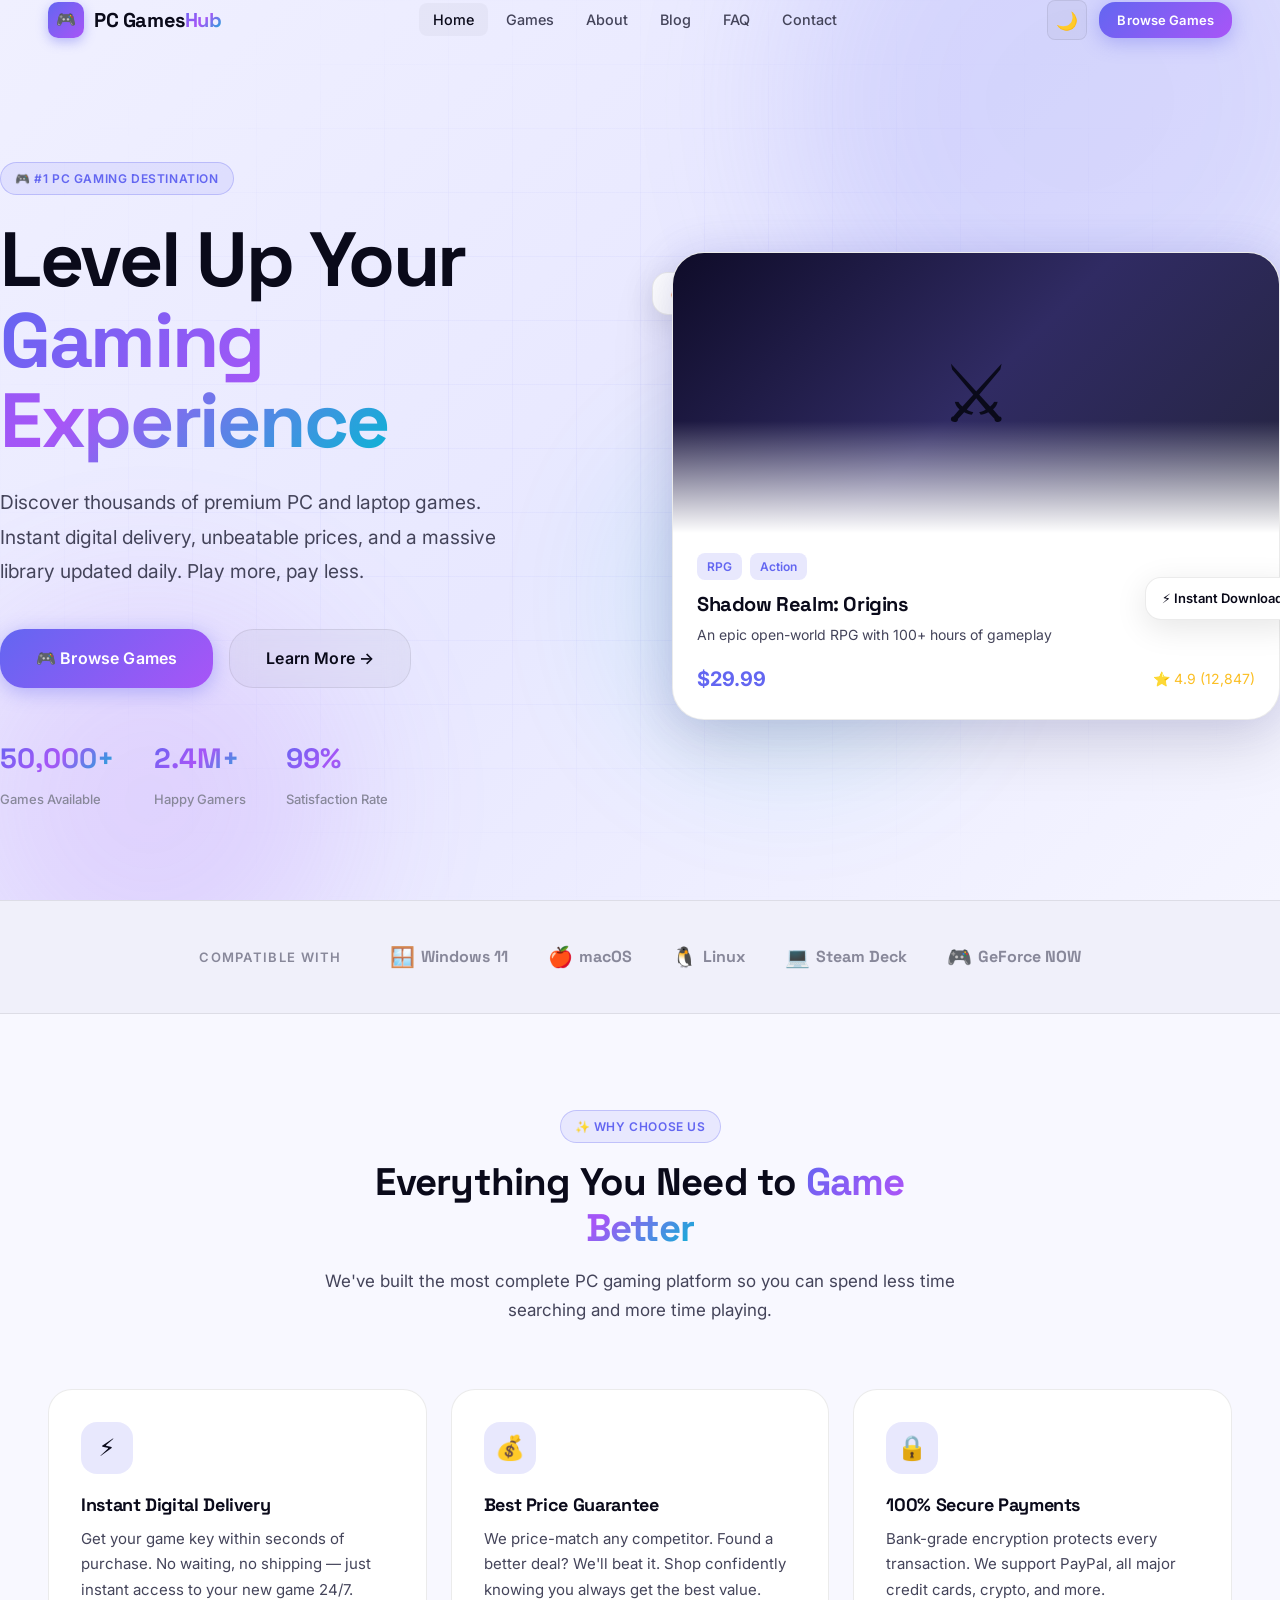
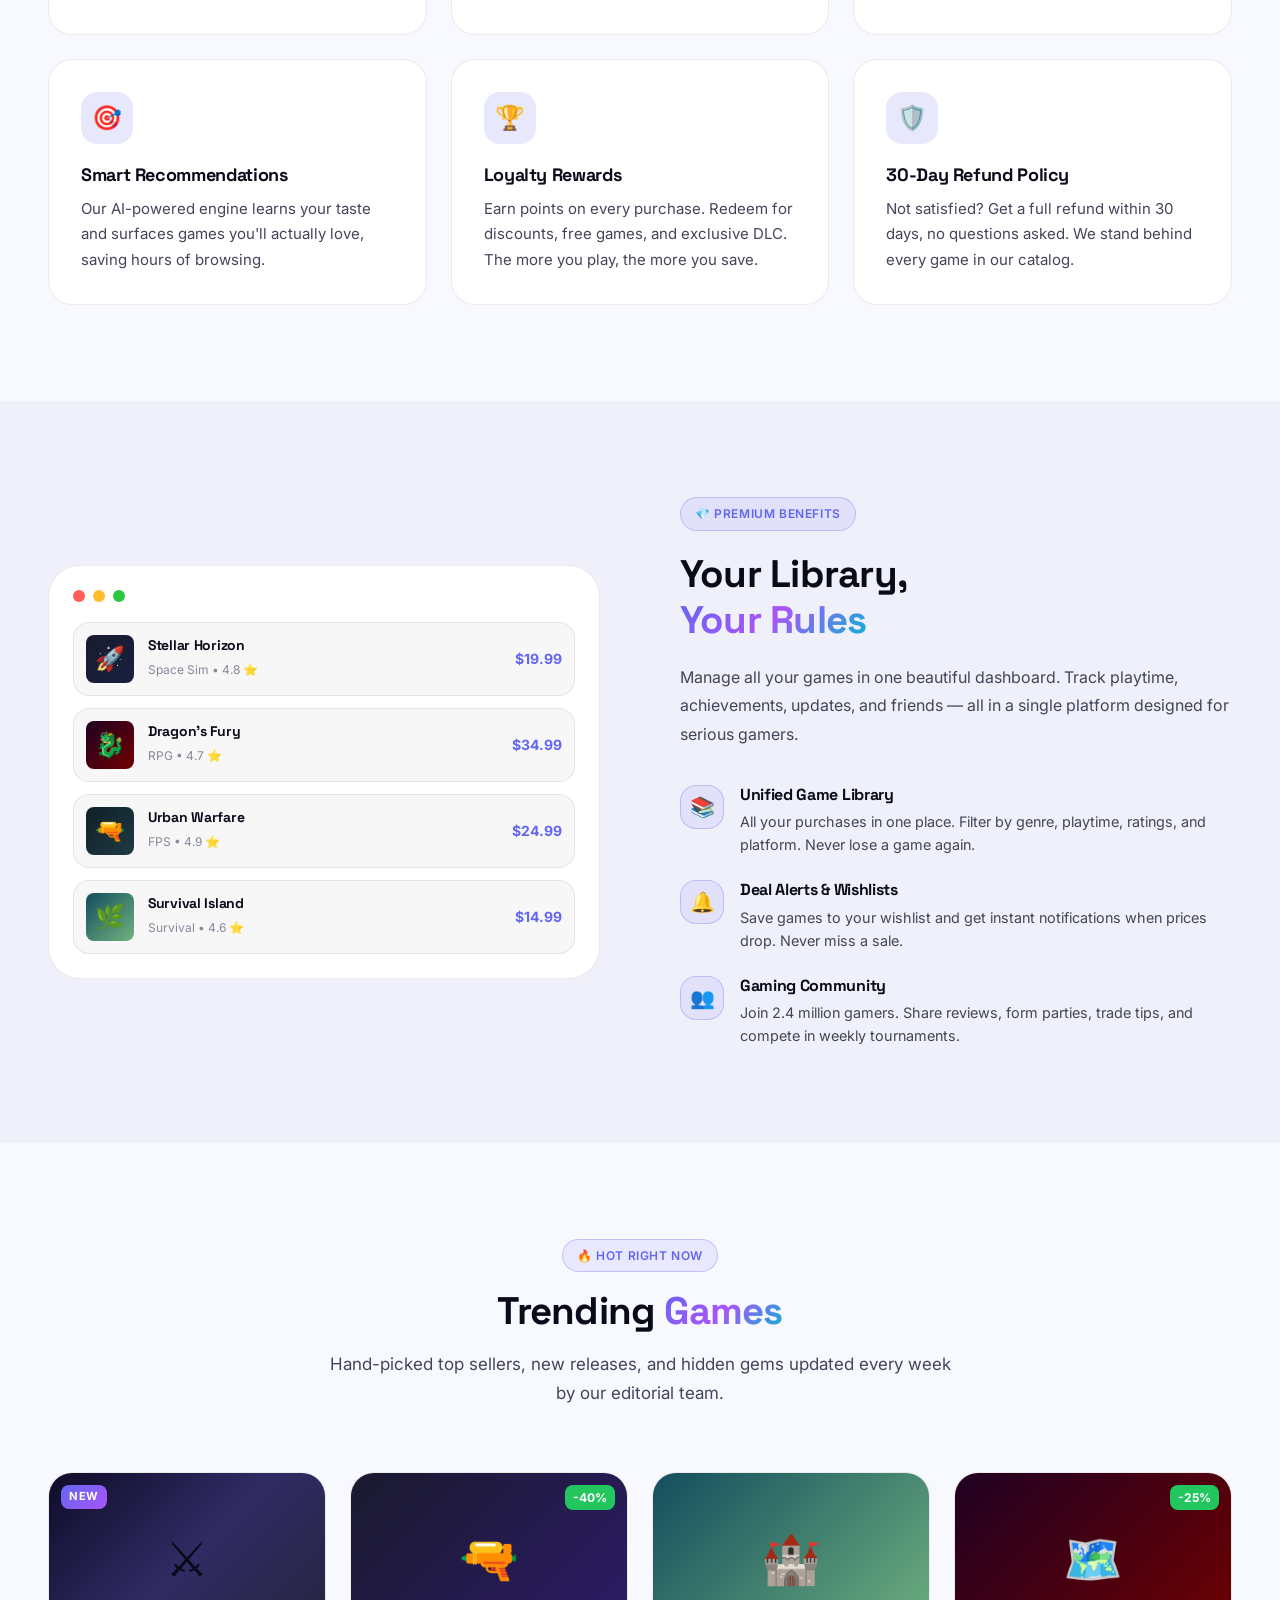
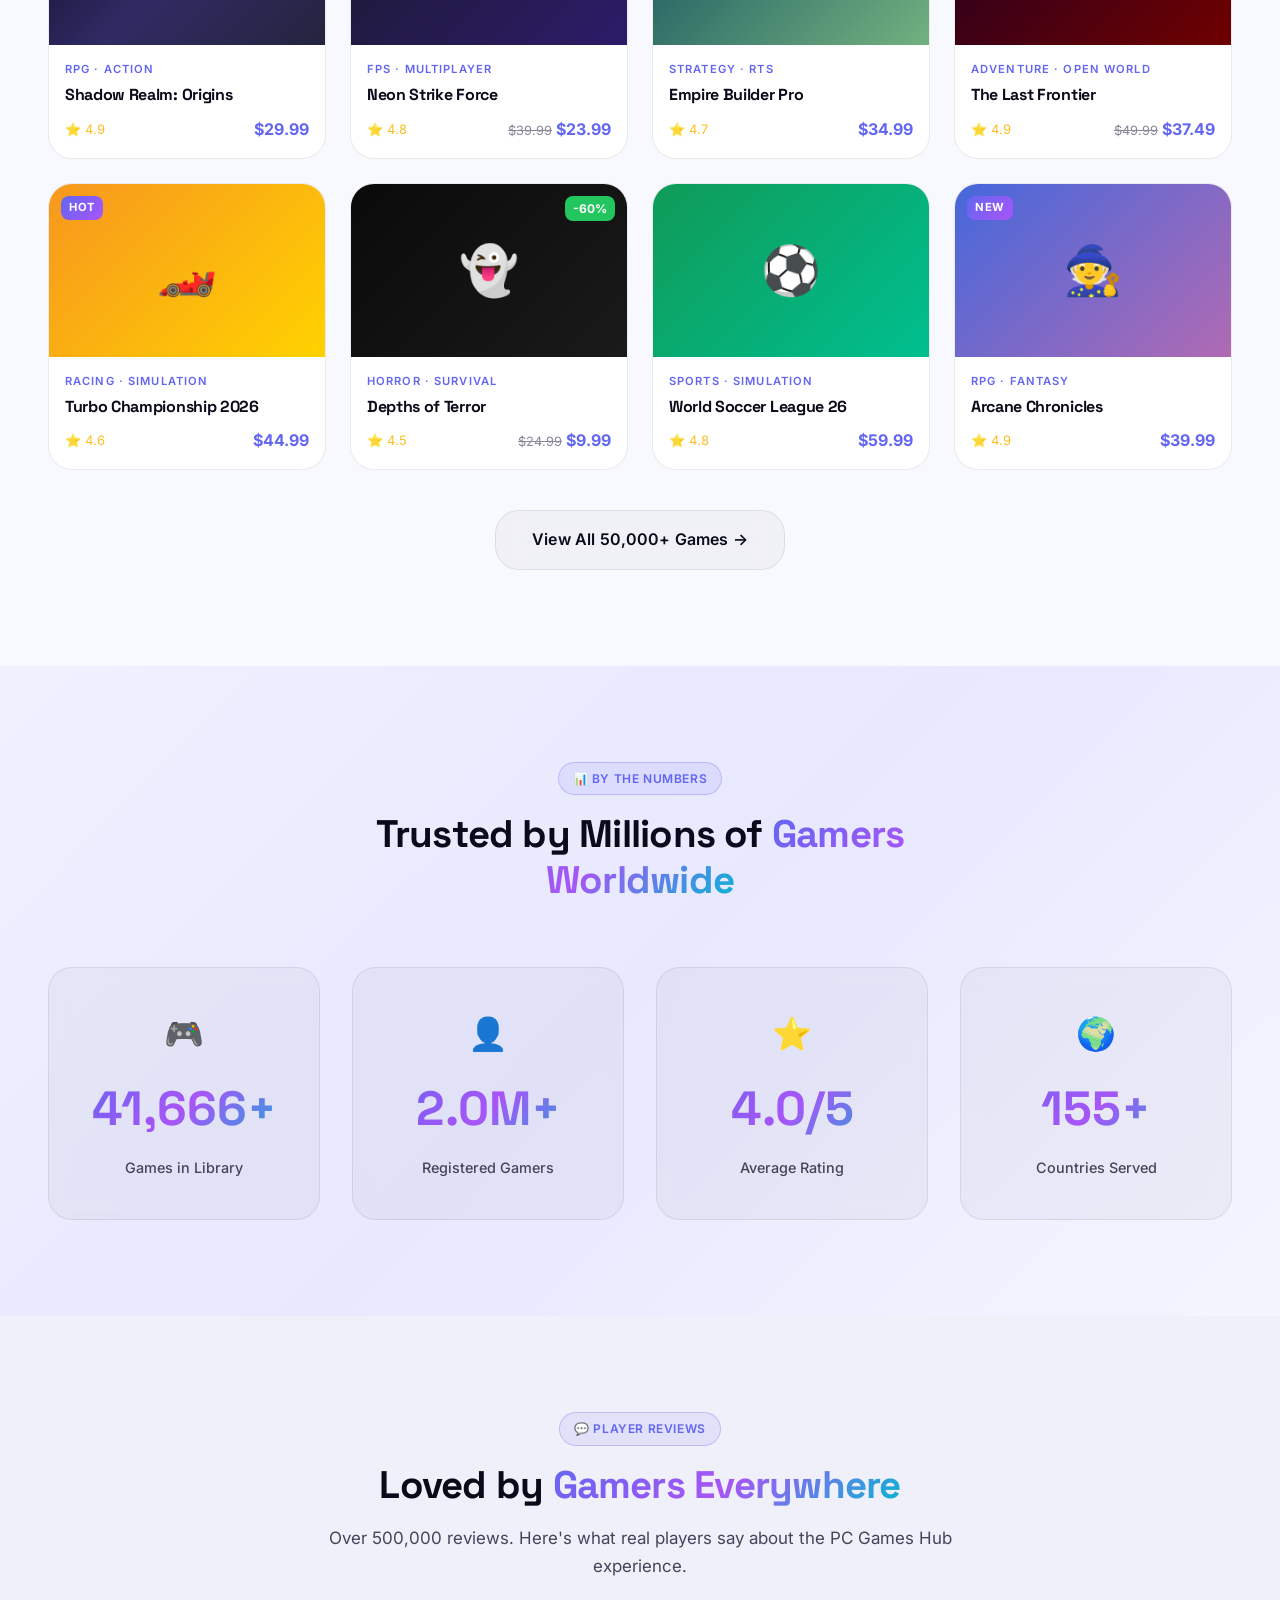
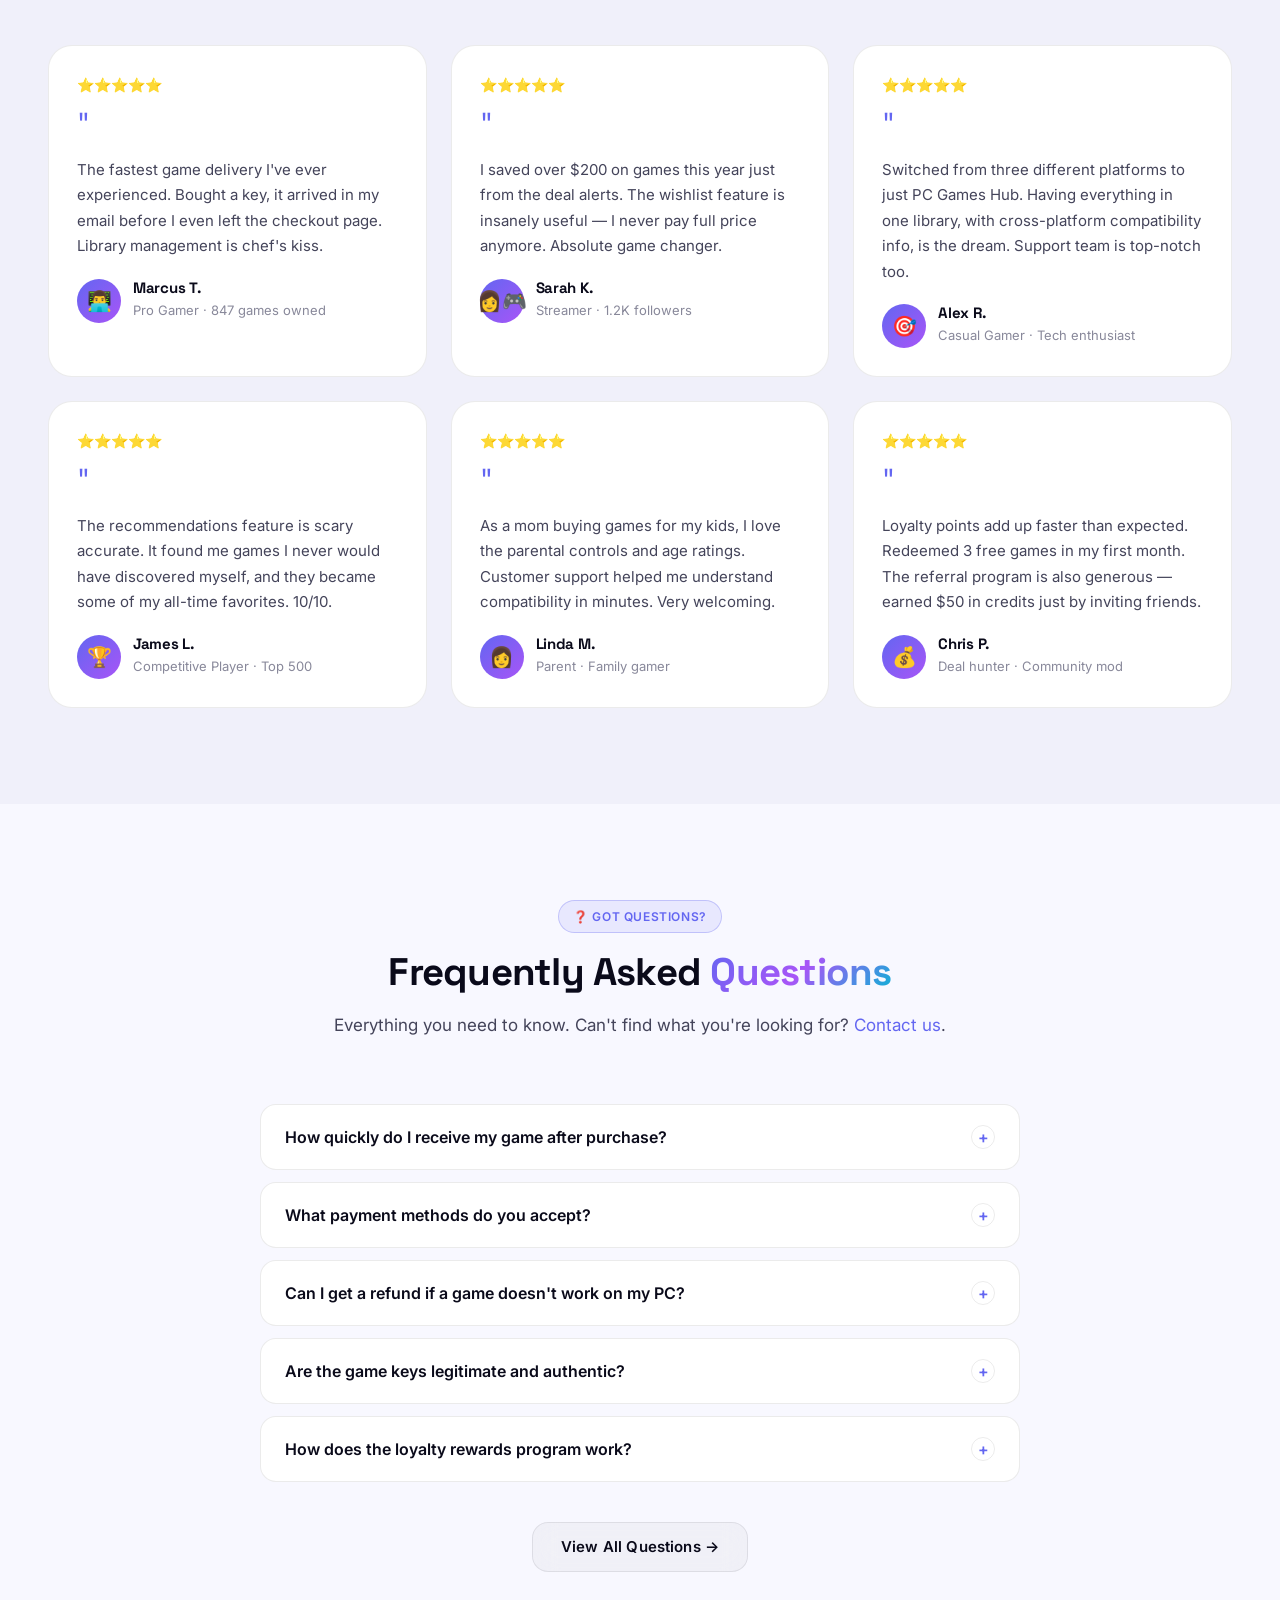
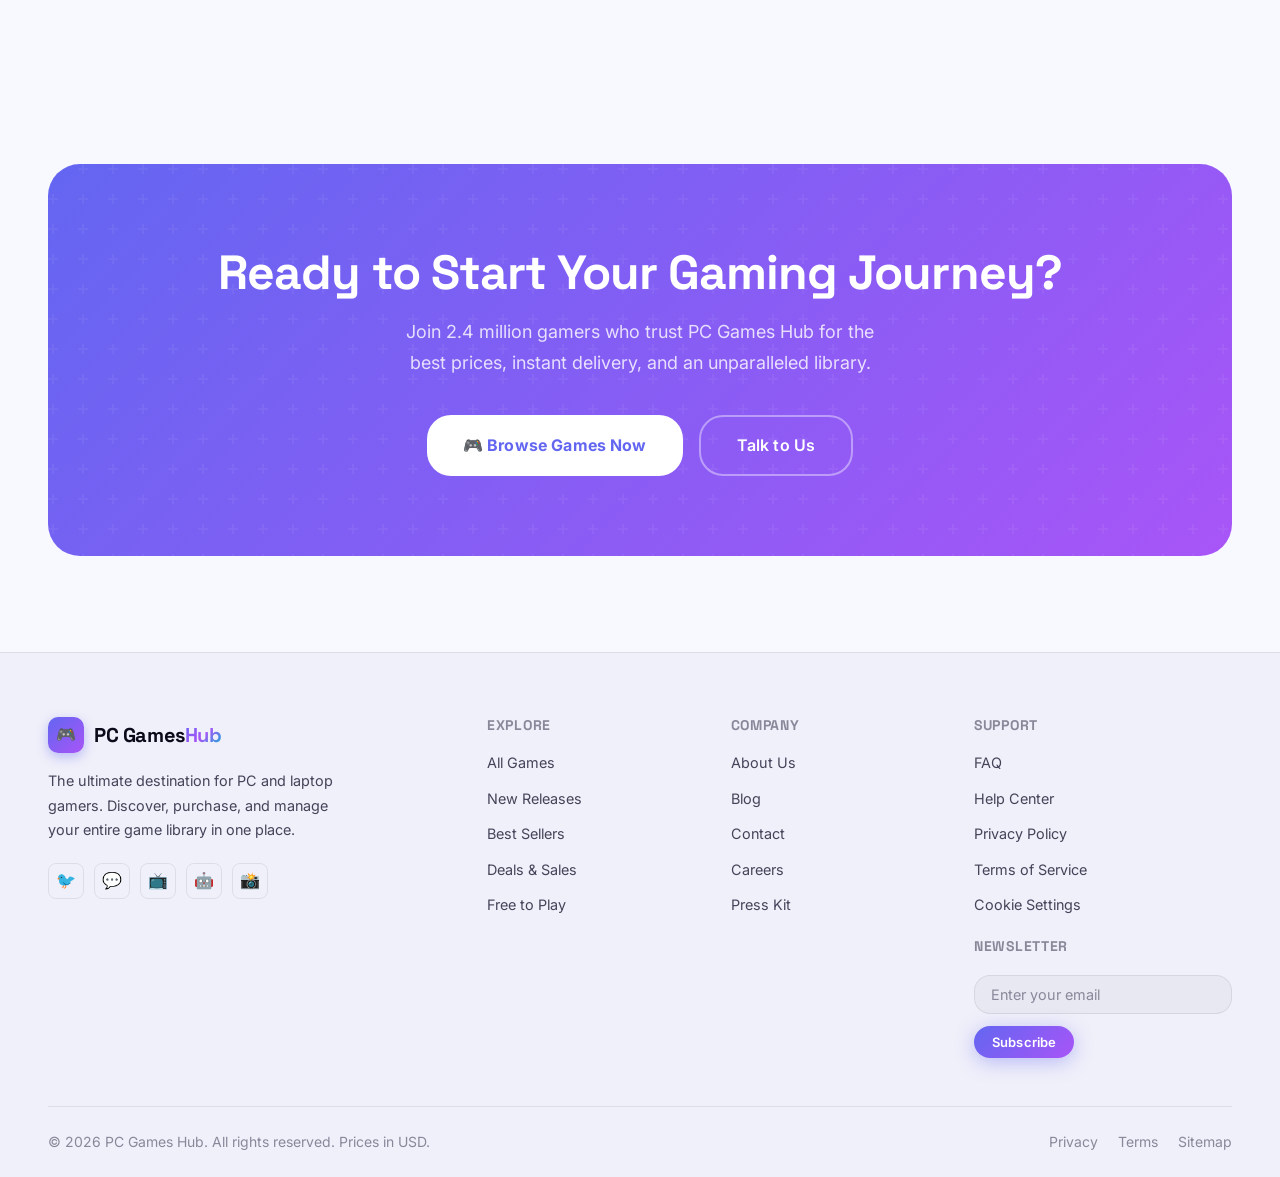
<file: index.html>
<!DOCTYPE html>
<html lang="en" data-theme="dark">
<head>
  <meta charset="UTF-8">
  <meta name="viewport" content="width=device-width, initial-scale=1.0">
  <title>PC Games Hub — Premium PC & Laptop Games Store</title>
  <meta name="description" content="Discover and download the best PC and laptop games. Thousands of titles, unbeatable prices, and instant digital delivery. Your ultimate gaming destination.">
  <meta name="keywords" content="PC games, laptop games, buy PC games, gaming, download games, digital games store">
  <meta name="author" content="PC Games Hub">
  <meta name="robots" content="index, follow">
  <link rel="canonical" href="https://pcgameshub.com/">

  <!-- Open Graph -->
  <meta property="og:title" content="PC Games Hub — Premium PC & Laptop Games Store">
  <meta property="og:description" content="Discover and download the best PC and laptop games. Thousands of titles, unbeatable prices, and instant digital delivery.">
  <meta property="og:image" content="https://pcgameshub.com/assets/images/og-image.jpg">
  <meta property="og:url" content="https://pcgameshub.com/">
  <meta property="og:type" content="website">
  <meta property="og:site_name" content="PC Games Hub">

  <!-- Twitter Card -->
  <meta name="twitter:card" content="summary_large_image">
  <meta name="twitter:title" content="PC Games Hub — Premium PC & Laptop Games Store">
  <meta name="twitter:description" content="Discover and download the best PC and laptop games. Unbeatable prices, instant delivery.">
  <meta name="twitter:image" content="https://pcgameshub.com/assets/images/og-image.jpg">

  <!-- Structured Data -->
  <script type="application/ld+json">
  {
    "@context": "https://schema.org",
    "@type": "Store",
    "name": "PC Games Hub",
    "description": "Premium PC and laptop games store with instant digital delivery",
    "url": "https://pcgameshub.com",
    "logo": "https://pcgameshub.com/assets/images/logo.png",
    "sameAs": ["https://twitter.com/pcgameshub","https://discord.gg/pcgameshub"],
    "address": { "@type": "PostalAddress", "addressCountry": "US" }
  }
  </script>

  <!-- Fonts -->
  <link rel="preconnect" href="https://fonts.googleapis.com">
  <link rel="preconnect" href="https://fonts.gstatic.com" crossorigin>
  <link href="https://fonts.googleapis.com/css2?family=Inter:wght@400;500;600;700&family=Space+Grotesk:wght@400;500;600;700;800&display=swap" rel="stylesheet">

  <link rel="stylesheet" href="css/styles.css">
</head>
<body>


<!-- NAVIGATION -->
<header class="navbar" role="banner">
  <div class="container">
    <nav class="nav-inner" aria-label="Main navigation">
      <a href="index.html" class="nav-logo" aria-label="PC Games Hub home">
        <div class="logo-icon" aria-hidden="true">🎮</div>
        <span>PC Games<span class="text-gradient">Hub</span></span>
      </a>

      <ul class="nav-links" role="list">
        <li><a href="index.html" class="active">Home</a></li>
        <li><a href="products.html">Games</a></li>
        <li><a href="about.html">About</a></li>
        <li><a href="blog.html">Blog</a></li>
        <li><a href="faq.html">FAQ</a></li>
        <li><a href="contact.html">Contact</a></li>
      </ul>

      <div class="nav-actions">
        <button class="theme-toggle" aria-label="Toggle theme">☀️</button>
        <a href="products.html" class="btn btn-primary btn-sm nav-cta">Browse Games</a>
        <button class="menu-toggle" aria-label="Toggle menu" aria-expanded="false">
          <span></span><span></span><span></span>
        </button>
      </div>
    </nav>
  </div>
</header>

<main id="main-content">

<!-- HERO SECTION -->
<section class="hero" aria-labelledby="hero-title">
  <div class="hero-bg" aria-hidden="true">
    <div class="hero-orb hero-orb-1"></div>
    <div class="hero-orb hero-orb-2"></div>
    <div class="hero-orb hero-orb-3"></div>
    <div class="hero-grid"></div>
  </div>

  <div class="hero-content container">
    <div class="hero-inner">
      <div class="hero-text">
        <div class="hero-eyebrow">
          <span class="badge">🎮 #1 PC Gaming Destination</span>
        </div>

        <h1 class="hero-title" id="hero-title">
          Level Up Your<br>
          <span class="text-gradient">Gaming Experience</span>
        </h1>

        <p class="hero-desc">
          Discover thousands of premium PC and laptop games. Instant digital delivery, unbeatable prices, and a massive library updated daily. Play more, pay less.
        </p>

        <div class="hero-actions">
          <a href="products.html" class="btn btn-primary btn-lg">
            🎮 Browse Games
          </a>
          <a href="about.html" class="btn btn-secondary btn-lg">
            Learn More →
          </a>
        </div>

        <div class="hero-stats">
          <div class="hero-stat-item">
            <span class="stat-number" data-count="50000" data-suffix="+">0</span>
            <span class="stat-label">Games Available</span>
          </div>
          <div class="hero-stat-item">
            <span class="stat-number" data-count="2.4" data-suffix="M+">0</span>
            <span class="stat-label">Happy Gamers</span>
          </div>
          <div class="hero-stat-item">
            <span class="stat-number" data-count="99" data-suffix="%">0</span>
            <span class="stat-label">Satisfaction Rate</span>
          </div>
        </div>
      </div>

      <div class="hero-visual" aria-hidden="true">
        <div class="floating-badge floating-badge-1">🔥 Top Seller Today</div>
        <div class="hero-game-card">
          <div class="game-card-img" style="background:linear-gradient(135deg,#0f0c29,#302b63,#24243e)">
            <span>⚔️</span>
          </div>
          <div class="game-card-body">
            <div class="game-card-tags">
              <span class="tag">RPG</span>
              <span class="tag">Action</span>
            </div>
            <h3>Shadow Realm: Origins</h3>
            <p>An epic open-world RPG with 100+ hours of gameplay</p>
            <div class="game-card-footer">
              <span class="game-price">$29.99</span>
              <span class="game-rating">⭐ 4.9 (12,847)</span>
            </div>
          </div>
        </div>
        <div class="floating-badge floating-badge-2">⚡ Instant Download</div>
      </div>
    </div>
  </div>
</section>


<!-- TRUST INDICATORS -->
<section class="trust-section" aria-label="Featured platforms">
  <div class="container">
    <div class="trust-inner">
      <span class="trust-label">Compatible with</span>
      <div class="trust-logos">
        <div class="trust-logo"><span class="logo-emoji">🪟</span> Windows 11</div>
        <div class="trust-logo"><span class="logo-emoji">🍎</span> macOS</div>
        <div class="trust-logo"><span class="logo-emoji">🐧</span> Linux</div>
        <div class="trust-logo"><span class="logo-emoji">💻</span> Steam Deck</div>
        <div class="trust-logo"><span class="logo-emoji">🎮</span> GeForce NOW</div>
      </div>
    </div>
  </div>
</section>

<!-- FEATURES SECTION -->
<section class="section" id="features" aria-labelledby="features-title">
  <div class="container">
    <div class="section-header animate-on-scroll">
      <span class="badge">✨ Why Choose Us</span>
      <h2 id="features-title" class="display-3">Everything You Need to <span class="text-gradient">Game Better</span></h2>
      <p>We've built the most complete PC gaming platform so you can spend less time searching and more time playing.</p>
    </div>

    <div class="features-grid">
      <div class="feature-card animate-on-scroll animate-delay-1">
        <div class="feature-icon">⚡</div>
        <h3>Instant Digital Delivery</h3>
        <p>Get your game key within seconds of purchase. No waiting, no shipping — just instant access to your new game 24/7.</p>
      </div>
      <div class="feature-card animate-on-scroll animate-delay-2">
        <div class="feature-icon">💰</div>
        <h3>Best Price Guarantee</h3>
        <p>We price-match any competitor. Found a better deal? We'll beat it. Shop confidently knowing you always get the best value.</p>
      </div>
      <div class="feature-card animate-on-scroll animate-delay-3">
        <div class="feature-icon">🔒</div>
        <h3>100% Secure Payments</h3>
        <p>Bank-grade encryption protects every transaction. We support PayPal, all major credit cards, crypto, and more.</p>
      </div>
      <div class="feature-card animate-on-scroll animate-delay-1">
        <div class="feature-icon">🎯</div>
        <h3>Smart Recommendations</h3>
        <p>Our AI-powered engine learns your taste and surfaces games you'll actually love, saving hours of browsing.</p>
      </div>
      <div class="feature-card animate-on-scroll animate-delay-2">
        <div class="feature-icon">🏆</div>
        <h3>Loyalty Rewards</h3>
        <p>Earn points on every purchase. Redeem for discounts, free games, and exclusive DLC. The more you play, the more you save.</p>
      </div>
      <div class="feature-card animate-on-scroll animate-delay-3">
        <div class="feature-icon">🛡️</div>
        <h3>30-Day Refund Policy</h3>
        <p>Not satisfied? Get a full refund within 30 days, no questions asked. We stand behind every game in our catalog.</p>
      </div>
    </div>
  </div>
</section>

<!-- BENEFITS SECTION -->
<section class="section" style="background: var(--bg-secondary);" id="benefits" aria-labelledby="benefits-title">
  <div class="container">
    <div class="benefits-inner">
      <div class="benefits-visual animate-on-scroll">
        <div class="benefits-mockup">
          <div class="mockup-header">
            <div class="mockup-dot"></div>
            <div class="mockup-dot"></div>
            <div class="mockup-dot"></div>
          </div>
          <div class="mockup-game-list">
            <div class="mockup-game-item">
              <div class="mockup-game-thumb" style="background:linear-gradient(135deg,#1a1a2e,#16213e)">🚀</div>
              <div class="mockup-game-info"><h4>Stellar Horizon</h4><span>Space Sim • 4.8 ⭐</span></div>
              <span class="mockup-game-price">$19.99</span>
            </div>
            <div class="mockup-game-item">
              <div class="mockup-game-thumb" style="background:linear-gradient(135deg,#200122,#6f0000)">🐉</div>
              <div class="mockup-game-info"><h4>Dragon's Fury</h4><span>RPG • 4.7 ⭐</span></div>
              <span class="mockup-game-price">$34.99</span>
            </div>
            <div class="mockup-game-item">
              <div class="mockup-game-thumb" style="background:linear-gradient(135deg,#0f2027,#203a43)">🔫</div>
              <div class="mockup-game-info"><h4>Urban Warfare</h4><span>FPS • 4.9 ⭐</span></div>
              <span class="mockup-game-price">$24.99</span>
            </div>
            <div class="mockup-game-item">
              <div class="mockup-game-thumb" style="background:linear-gradient(135deg,#134e5e,#71b280)">🌿</div>
              <div class="mockup-game-info"><h4>Survival Island</h4><span>Survival • 4.6 ⭐</span></div>
              <span class="mockup-game-price">$14.99</span>
            </div>
          </div>
        </div>
      </div>

      <div class="animate-on-scroll animate-delay-2">
        <span class="badge">💎 Premium Benefits</span>
        <h2 id="benefits-title" class="display-3" style="margin: 20px 0;">Your Library,<br><span class="text-gradient">Your Rules</span></h2>
        <p style="color:var(--text-secondary); margin-bottom:36px; line-height:1.8;">Manage all your games in one beautiful dashboard. Track playtime, achievements, updates, and friends — all in a single platform designed for serious gamers.</p>

        <div class="benefits-list">
          <div class="benefit-item">
            <div class="benefit-icon">📚</div>
            <div>
              <h3>Unified Game Library</h3>
              <p>All your purchases in one place. Filter by genre, playtime, ratings, and platform. Never lose a game again.</p>
            </div>
          </div>
          <div class="benefit-item">
            <div class="benefit-icon">🔔</div>
            <div>
              <h3>Deal Alerts & Wishlists</h3>
              <p>Save games to your wishlist and get instant notifications when prices drop. Never miss a sale.</p>
            </div>
          </div>
          <div class="benefit-item">
            <div class="benefit-icon">👥</div>
            <div>
              <h3>Gaming Community</h3>
              <p>Join 2.4 million gamers. Share reviews, form parties, trade tips, and compete in weekly tournaments.</p>
            </div>
          </div>
        </div>
      </div>
    </div>
  </div>
</section>


<!-- FEATURED GAMES -->
<section class="section" id="featured-games" aria-labelledby="games-title">
  <div class="container">
    <div class="section-header animate-on-scroll">
      <span class="badge">🔥 Hot Right Now</span>
      <h2 id="games-title" class="display-3">Trending <span class="text-gradient">Games</span></h2>
      <p>Hand-picked top sellers, new releases, and hidden gems updated every week by our editorial team.</p>
    </div>

    <div class="games-grid">
      <article class="game-card animate-on-scroll animate-delay-1" data-category="rpg">
        <div class="game-card-thumb" style="background:linear-gradient(135deg,#0f0c29,#302b63,#24243e)">
          ⚔️
          <span class="new-badge">NEW</span>
        </div>
        <div class="game-card-info">
          <p class="game-card-genre">RPG · Action</p>
          <h3>Shadow Realm: Origins</h3>
          <div class="game-card-meta">
            <span class="game-card-rating">⭐ 4.9</span>
            <span class="game-card-price">$29.99</span>
          </div>
        </div>
      </article>

      <article class="game-card animate-on-scroll animate-delay-2" data-category="fps">
        <div class="game-card-thumb" style="background:linear-gradient(135deg,#1a1a2e,#2d1b69)">
          🔫
          <span class="discount">-40%</span>
        </div>
        <div class="game-card-info">
          <p class="game-card-genre">FPS · Multiplayer</p>
          <h3>Neon Strike Force</h3>
          <div class="game-card-meta">
            <span class="game-card-rating">⭐ 4.8</span>
            <span class="game-card-price"><span class="original">$39.99</span>$23.99</span>
          </div>
        </div>
      </article>

      <article class="game-card animate-on-scroll animate-delay-3" data-category="strategy">
        <div class="game-card-thumb" style="background:linear-gradient(135deg,#134e5e,#71b280)">
          🏰
        </div>
        <div class="game-card-info">
          <p class="game-card-genre">Strategy · RTS</p>
          <h3>Empire Builder Pro</h3>
          <div class="game-card-meta">
            <span class="game-card-rating">⭐ 4.7</span>
            <span class="game-card-price">$34.99</span>
          </div>
        </div>
      </article>

      <article class="game-card animate-on-scroll animate-delay-4" data-category="adventure">
        <div class="game-card-thumb" style="background:linear-gradient(135deg,#200122,#6f0000)">
          🗺️
          <span class="discount">-25%</span>
        </div>
        <div class="game-card-info">
          <p class="game-card-genre">Adventure · Open World</p>
          <h3>The Last Frontier</h3>
          <div class="game-card-meta">
            <span class="game-card-rating">⭐ 4.9</span>
            <span class="game-card-price"><span class="original">$49.99</span>$37.49</span>
          </div>
        </div>
      </article>

      <article class="game-card animate-on-scroll animate-delay-1" data-category="racing">
        <div class="game-card-thumb" style="background:linear-gradient(135deg,#f7971e,#ffd200)">
          🏎️
          <span class="new-badge">HOT</span>
        </div>
        <div class="game-card-info">
          <p class="game-card-genre">Racing · Simulation</p>
          <h3>Turbo Championship 2026</h3>
          <div class="game-card-meta">
            <span class="game-card-rating">⭐ 4.6</span>
            <span class="game-card-price">$44.99</span>
          </div>
        </div>
      </article>

      <article class="game-card animate-on-scroll animate-delay-2" data-category="horror">
        <div class="game-card-thumb" style="background:linear-gradient(135deg,#0a0a0a,#1a1a1a)">
          👻
          <span class="discount">-60%</span>
        </div>
        <div class="game-card-info">
          <p class="game-card-genre">Horror · Survival</p>
          <h3>Depths of Terror</h3>
          <div class="game-card-meta">
            <span class="game-card-rating">⭐ 4.5</span>
            <span class="game-card-price"><span class="original">$24.99</span>$9.99</span>
          </div>
        </div>
      </article>

      <article class="game-card animate-on-scroll animate-delay-3" data-category="sports">
        <div class="game-card-thumb" style="background:linear-gradient(135deg,#0f9b58,#00bf8f)">
          ⚽
        </div>
        <div class="game-card-info">
          <p class="game-card-genre">Sports · Simulation</p>
          <h3>World Soccer League 26</h3>
          <div class="game-card-meta">
            <span class="game-card-rating">⭐ 4.8</span>
            <span class="game-card-price">$59.99</span>
          </div>
        </div>
      </article>

      <article class="game-card animate-on-scroll animate-delay-4" data-category="rpg">
        <div class="game-card-thumb" style="background:linear-gradient(135deg,#4568dc,#b06ab3)">
          🧙
          <span class="new-badge">NEW</span>
        </div>
        <div class="game-card-info">
          <p class="game-card-genre">RPG · Fantasy</p>
          <h3>Arcane Chronicles</h3>
          <div class="game-card-meta">
            <span class="game-card-rating">⭐ 4.9</span>
            <span class="game-card-price">$39.99</span>
          </div>
        </div>
      </article>
    </div>

    <div style="text-align:center; margin-top:40px;">
      <a href="products.html" class="btn btn-secondary btn-lg">View All 50,000+ Games →</a>
    </div>
  </div>
</section>

<!-- STATISTICS SECTION -->
<section class="section stats-section" aria-labelledby="stats-title">
  <div class="container">
    <div class="section-header animate-on-scroll" style="position:relative;z-index:1;">
      <span class="badge">📊 By The Numbers</span>
      <h2 id="stats-title" class="display-3">Trusted by Millions of <span class="text-gradient">Gamers Worldwide</span></h2>
    </div>
    <div class="stats-grid">
      <div class="stat-card animate-on-scroll animate-delay-1">
        <div class="stat-icon">🎮</div>
        <div class="stat-number" data-count="50000" data-suffix="+">0</div>
        <div class="stat-label">Games in Library</div>
      </div>
      <div class="stat-card animate-on-scroll animate-delay-2">
        <div class="stat-icon">👤</div>
        <div class="stat-number" data-count="2.4" data-suffix="M+">0</div>
        <div class="stat-label">Registered Gamers</div>
      </div>
      <div class="stat-card animate-on-scroll animate-delay-3">
        <div class="stat-icon">⭐</div>
        <div class="stat-number" data-count="4.9" data-suffix="/5">0</div>
        <div class="stat-label">Average Rating</div>
      </div>
      <div class="stat-card animate-on-scroll animate-delay-4">
        <div class="stat-icon">🌍</div>
        <div class="stat-number" data-count="190" data-suffix="+">0</div>
        <div class="stat-label">Countries Served</div>
      </div>
    </div>
  </div>
</section>


<!-- TESTIMONIALS -->
<section class="section" style="background:var(--bg-secondary);" id="testimonials" aria-labelledby="testimonials-title">
  <div class="container">
    <div class="section-header animate-on-scroll">
      <span class="badge">💬 Player Reviews</span>
      <h2 id="testimonials-title" class="display-3">Loved by <span class="text-gradient">Gamers Everywhere</span></h2>
      <p>Over 500,000 reviews. Here's what real players say about the PC Games Hub experience.</p>
    </div>

    <div class="testimonials-grid">
      <div class="testimonial-card animate-on-scroll animate-delay-1">
        <div class="testimonial-stars">⭐⭐⭐⭐⭐</div>
        <div class="testimonial-quote">"</div>
        <p class="testimonial-text">The fastest game delivery I've ever experienced. Bought a key, it arrived in my email before I even left the checkout page. Library management is chef's kiss.</p>
        <div class="testimonial-author">
          <div class="testimonial-avatar">👨‍💻</div>
          <div>
            <h4>Marcus T.</h4>
            <span>Pro Gamer · 847 games owned</span>
          </div>
        </div>
      </div>

      <div class="testimonial-card animate-on-scroll animate-delay-2">
        <div class="testimonial-stars">⭐⭐⭐⭐⭐</div>
        <div class="testimonial-quote">"</div>
        <p class="testimonial-text">I saved over $200 on games this year just from the deal alerts. The wishlist feature is insanely useful — I never pay full price anymore. Absolute game changer.</p>
        <div class="testimonial-author">
          <div class="testimonial-avatar">👩‍🎮</div>
          <div>
            <h4>Sarah K.</h4>
            <span>Streamer · 1.2K followers</span>
          </div>
        </div>
      </div>

      <div class="testimonial-card animate-on-scroll animate-delay-3">
        <div class="testimonial-stars">⭐⭐⭐⭐⭐</div>
        <div class="testimonial-quote">"</div>
        <p class="testimonial-text">Switched from three different platforms to just PC Games Hub. Having everything in one library, with cross-platform compatibility info, is the dream. Support team is top-notch too.</p>
        <div class="testimonial-author">
          <div class="testimonial-avatar">🎯</div>
          <div>
            <h4>Alex R.</h4>
            <span>Casual Gamer · Tech enthusiast</span>
          </div>
        </div>
      </div>

      <div class="testimonial-card animate-on-scroll animate-delay-1">
        <div class="testimonial-stars">⭐⭐⭐⭐⭐</div>
        <div class="testimonial-quote">"</div>
        <p class="testimonial-text">The recommendations feature is scary accurate. It found me games I never would have discovered myself, and they became some of my all-time favorites. 10/10.</p>
        <div class="testimonial-author">
          <div class="testimonial-avatar">🏆</div>
          <div>
            <h4>James L.</h4>
            <span>Competitive Player · Top 500</span>
          </div>
        </div>
      </div>

      <div class="testimonial-card animate-on-scroll animate-delay-2">
        <div class="testimonial-stars">⭐⭐⭐⭐⭐</div>
        <div class="testimonial-quote">"</div>
        <p class="testimonial-text">As a mom buying games for my kids, I love the parental controls and age ratings. Customer support helped me understand compatibility in minutes. Very welcoming.</p>
        <div class="testimonial-author">
          <div class="testimonial-avatar">👩</div>
          <div>
            <h4>Linda M.</h4>
            <span>Parent · Family gamer</span>
          </div>
        </div>
      </div>

      <div class="testimonial-card animate-on-scroll animate-delay-3">
        <div class="testimonial-stars">⭐⭐⭐⭐⭐</div>
        <div class="testimonial-quote">"</div>
        <p class="testimonial-text">Loyalty points add up faster than expected. Redeemed 3 free games in my first month. The referral program is also generous — earned $50 in credits just by inviting friends.</p>
        <div class="testimonial-author">
          <div class="testimonial-avatar">💰</div>
          <div>
            <h4>Chris P.</h4>
            <span>Deal hunter · Community mod</span>
          </div>
        </div>
      </div>
    </div>
  </div>
</section>

<!-- FAQ SECTION -->
<section class="section" id="faq" aria-labelledby="faq-home-title">
  <div class="container">
    <div class="section-header animate-on-scroll">
      <span class="badge">❓ Got Questions?</span>
      <h2 id="faq-home-title" class="display-3">Frequently Asked <span class="text-gradient">Questions</span></h2>
      <p>Everything you need to know. Can't find what you're looking for? <a href="contact.html" style="color:var(--accent-1)">Contact us</a>.</p>
    </div>

    <div class="faq-list">
      <div class="faq-item">
        <button class="faq-question" aria-expanded="false">
          How quickly do I receive my game after purchase?
          <span class="faq-icon" aria-hidden="true">+</span>
        </button>
        <div class="faq-answer" role="region">
          <div class="faq-answer-inner">Your game key is delivered instantly to your registered email address and appears in your dashboard within seconds of payment confirmation. Our system processes orders 24/7, 365 days a year — even on holidays.</div>
        </div>
      </div>

      <div class="faq-item">
        <button class="faq-question" aria-expanded="false">
          What payment methods do you accept?
          <span class="faq-icon" aria-hidden="true">+</span>
        </button>
        <div class="faq-answer" role="region">
          <div class="faq-answer-inner">We accept Visa, Mastercard, American Express, PayPal, Apple Pay, Google Pay, and major cryptocurrencies (Bitcoin, Ethereum). All transactions are secured with 256-bit SSL encryption. Regional payment methods vary by country.</div>
        </div>
      </div>

      <div class="faq-item">
        <button class="faq-question" aria-expanded="false">
          Can I get a refund if a game doesn't work on my PC?
          <span class="faq-icon" aria-hidden="true">+</span>
        </button>
        <div class="faq-answer" role="region">
          <div class="faq-answer-inner">Yes! We offer a 30-day full refund policy. If a game is incompatible with your system or you experience technical issues, contact our support team and we'll issue a full refund with no questions asked. We also provide compatibility checks before purchase.</div>
        </div>
      </div>

      <div class="faq-item">
        <button class="faq-question" aria-expanded="false">
          Are the game keys legitimate and authentic?
          <span class="faq-icon" aria-hidden="true">+</span>
        </button>
        <div class="faq-answer" role="region">
          <div class="faq-answer-inner">Absolutely. Every key in our catalog is sourced directly from publishers and authorized distributors. All keys are verified, unused, and guaranteed to activate successfully. We have zero tolerance for fraud and maintain strict supplier vetting processes.</div>
        </div>
      </div>

      <div class="faq-item">
        <button class="faq-question" aria-expanded="false">
          How does the loyalty rewards program work?
          <span class="faq-icon" aria-hidden="true">+</span>
        </button>
        <div class="faq-answer" role="region">
          <div class="faq-answer-inner">Earn 1 point for every $1 spent. Bonus points for writing reviews, referring friends, and completing challenges. Redeem 100 points = $1 off any purchase. VIP tiers (Silver, Gold, Diamond) unlock escalating rewards including early access, exclusive discounts, and free games monthly.</div>
        </div>
      </div>
    </div>

    <div style="text-align:center;margin-top:40px;">
      <a href="faq.html" class="btn btn-secondary">View All Questions →</a>
    </div>
  </div>
</section>

<!-- CTA SECTION -->
<section class="section cta-section" aria-labelledby="cta-title">
  <div class="container">
    <div class="cta-box animate-on-scroll">
      <h2 id="cta-title">Ready to Start Your Gaming Journey?</h2>
      <p>Join 2.4 million gamers who trust PC Games Hub for the best prices, instant delivery, and an unparalleled library.</p>
      <div class="cta-actions">
        <a href="products.html" class="btn btn-white btn-lg">🎮 Browse Games Now</a>
        <a href="contact.html" class="btn btn-outline-white btn-lg">Talk to Us</a>
      </div>
    </div>
  </div>
</section>

</main>


<!-- FOOTER -->
<footer class="footer" role="contentinfo">
  <div class="container">
    <div class="footer-top">
      <div class="footer-brand">
        <a href="index.html" class="nav-logo" aria-label="PC Games Hub">
          <div class="logo-icon" aria-hidden="true">🎮</div>
          <span>PC Games<span class="text-gradient">Hub</span></span>
        </a>
        <p>The ultimate destination for PC and laptop gamers. Discover, purchase, and manage your entire game library in one place.</p>
        <div class="social-links" aria-label="Social media links">
          <a href="#" class="social-link" aria-label="Twitter">🐦</a>
          <a href="#" class="social-link" aria-label="Discord">💬</a>
          <a href="#" class="social-link" aria-label="YouTube">📺</a>
          <a href="#" class="social-link" aria-label="Reddit">🤖</a>
          <a href="#" class="social-link" aria-label="Instagram">📸</a>
        </div>
      </div>

      <div class="footer-col">
        <h4>Explore</h4>
        <ul>
          <li><a href="products.html">All Games</a></li>
          <li><a href="products.html">New Releases</a></li>
          <li><a href="products.html">Best Sellers</a></li>
          <li><a href="products.html">Deals & Sales</a></li>
          <li><a href="products.html">Free to Play</a></li>
        </ul>
      </div>

      <div class="footer-col">
        <h4>Company</h4>
        <ul>
          <li><a href="about.html">About Us</a></li>
          <li><a href="blog.html">Blog</a></li>
          <li><a href="contact.html">Contact</a></li>
          <li><a href="#">Careers</a></li>
          <li><a href="#">Press Kit</a></li>
        </ul>
      </div>

      <div class="footer-col">
        <h4>Support</h4>
        <ul>
          <li><a href="faq.html">FAQ</a></li>
          <li><a href="contact.html">Help Center</a></li>
          <li><a href="privacy.html">Privacy Policy</a></li>
          <li><a href="terms.html">Terms of Service</a></li>
          <li><a href="#">Cookie Settings</a></li>
        </ul>
        <div style="margin-top:20px;">
          <h4>Newsletter</h4>
          <form class="newsletter-form" aria-label="Newsletter signup">
            <input type="email" placeholder="Enter your email" aria-label="Email address" required>
            <button type="submit" class="btn btn-primary btn-sm">Subscribe</button>
          </form>
        </div>
      </div>
    </div>

    <div class="footer-bottom">
      <p>© 2026 PC Games Hub. All rights reserved. Prices in USD.</p>
      <div class="footer-bottom-links">
        <a href="privacy.html">Privacy</a>
        <a href="terms.html">Terms</a>
        <a href="sitemap.xml">Sitemap</a>
      </div>
    </div>
  </div>
</footer>

<!-- Back to top -->
<button class="back-to-top" aria-label="Back to top">↑</button>

<!-- Toast container -->
<div role="status" aria-live="polite" class="visually-hidden" id="toast-announcer"></div>

<script src="js/main.js" defer></script>
</body>
</html>
</file>
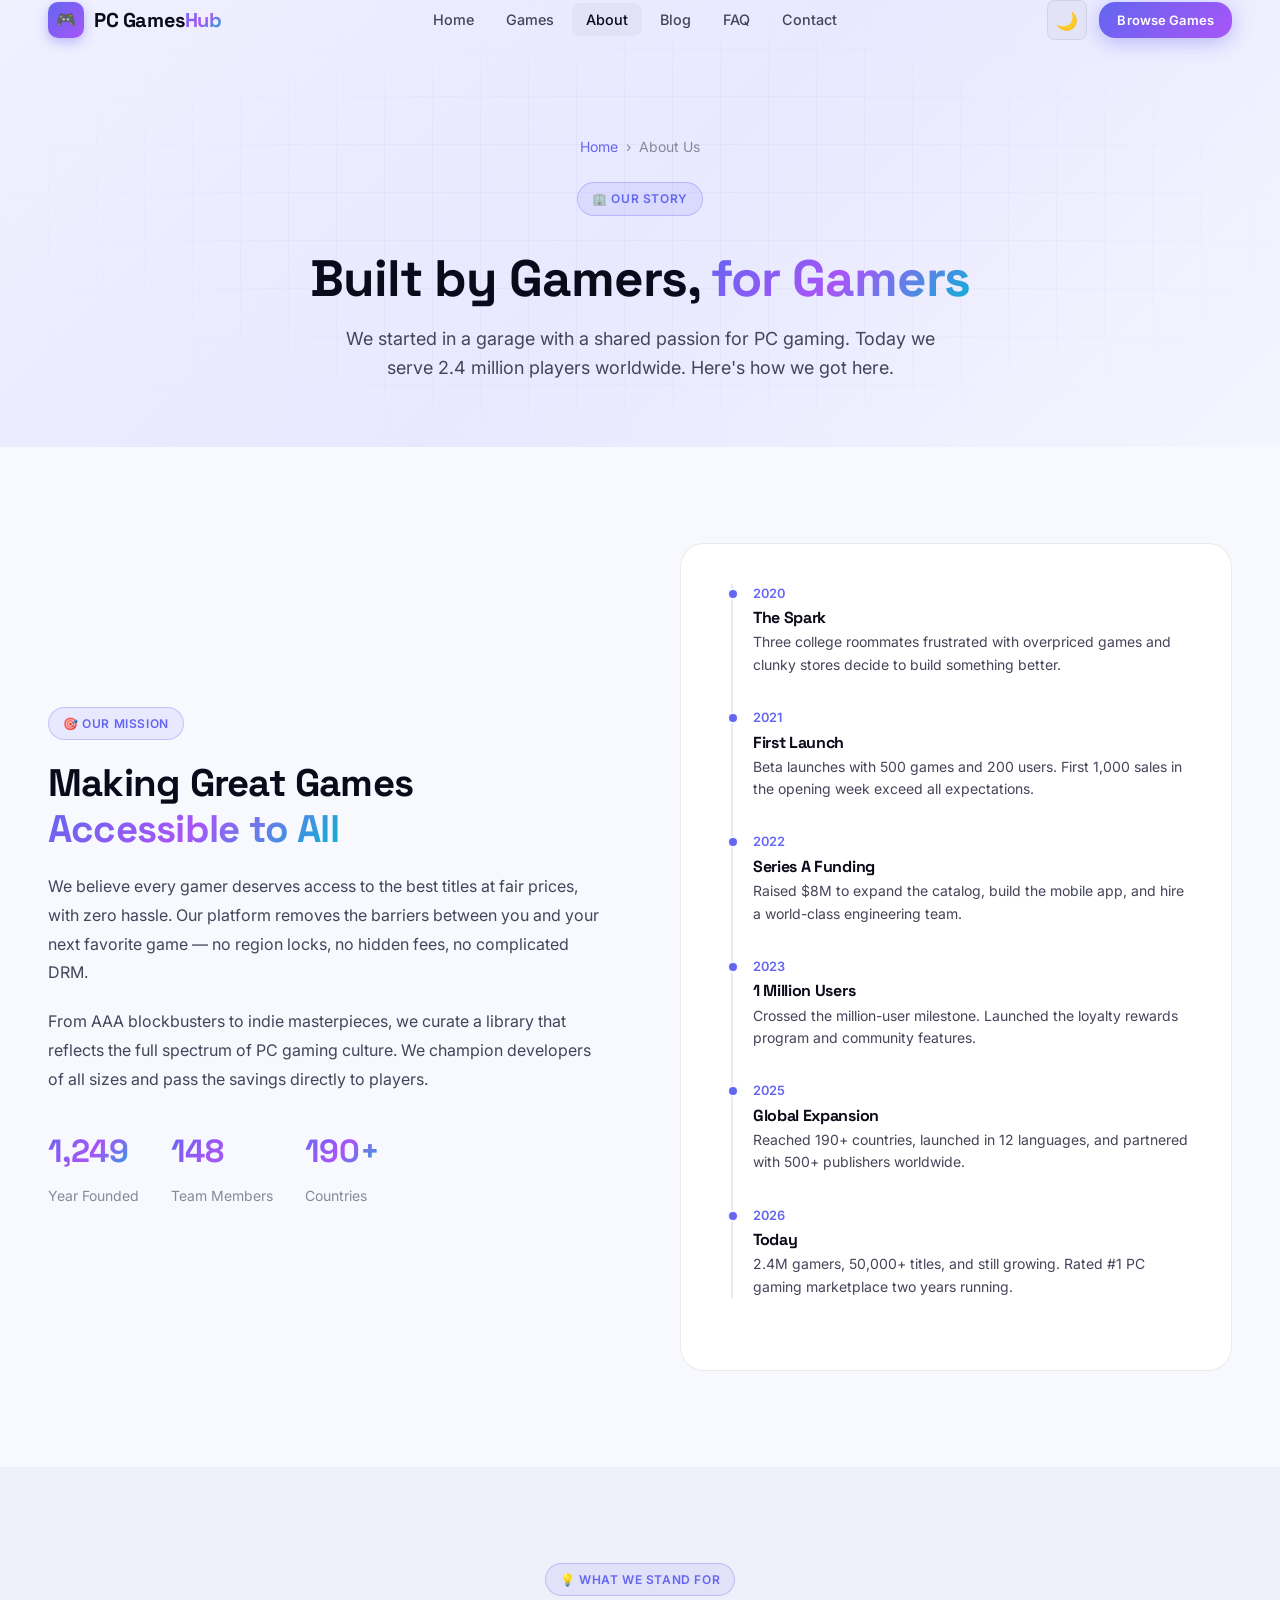
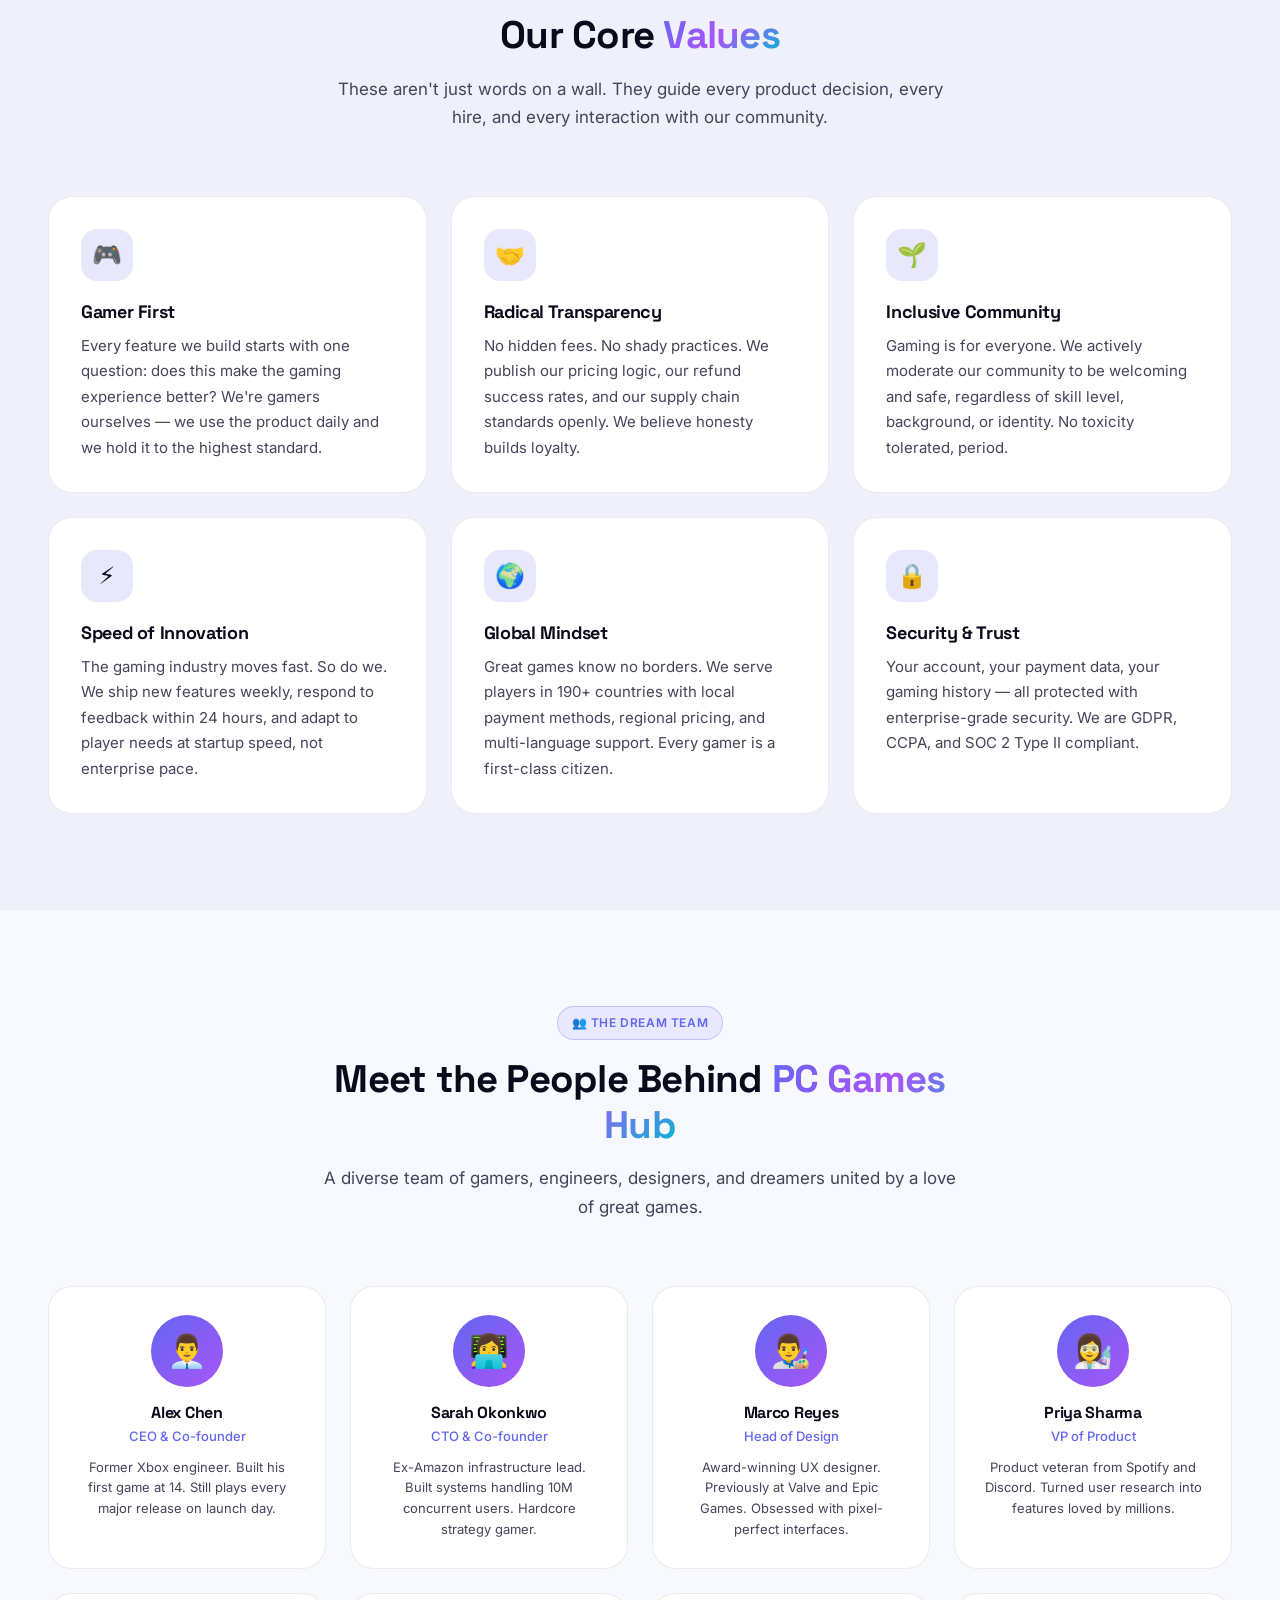
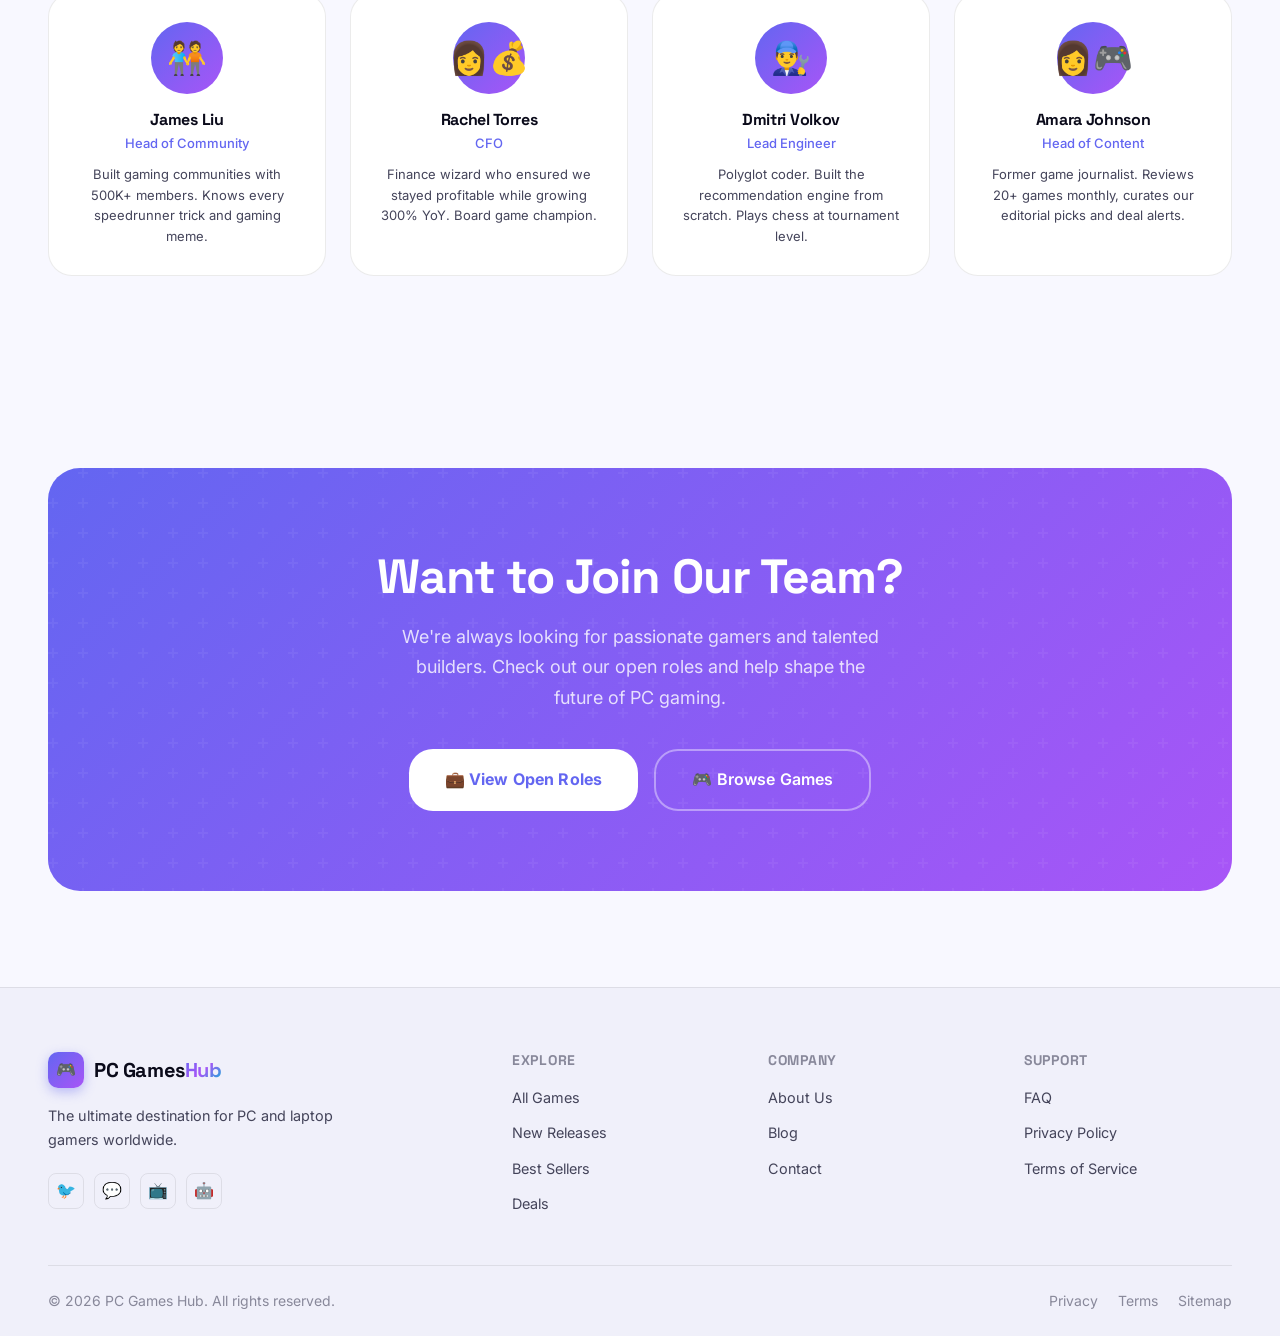
<file: about.html>
<!DOCTYPE html>
<html lang="en" data-theme="dark">
<head>
  <meta charset="UTF-8">
  <meta name="viewport" content="width=device-width, initial-scale=1.0">
  <title>About Us — PC Games Hub</title>
  <meta name="description" content="Learn about PC Games Hub — our mission, team, values, and the story behind the world's most trusted PC gaming marketplace.">
  <meta name="robots" content="index, follow">
  <link rel="canonical" href="https://pcgameshub.com/about.html">
  <meta property="og:title" content="About Us — PC Games Hub">
  <meta property="og:description" content="Meet the team behind PC Games Hub and learn our story.">
  <meta property="og:type" content="website">
  <meta property="og:url" content="https://pcgameshub.com/about.html">
  <link rel="preconnect" href="https://fonts.googleapis.com">
  <link rel="preconnect" href="https://fonts.gstatic.com" crossorigin>
  <link href="https://fonts.googleapis.com/css2?family=Inter:wght@400;500;600;700&family=Space+Grotesk:wght@400;500;600;700;800&display=swap" rel="stylesheet">
  <link rel="stylesheet" href="css/styles.css">
</head>
<body>

<header class="navbar" role="banner">
  <div class="container">
    <nav class="nav-inner" aria-label="Main navigation">
      <a href="index.html" class="nav-logo">
        <div class="logo-icon" aria-hidden="true">🎮</div>
        <span>PC Games<span class="text-gradient">Hub</span></span>
      </a>
      <ul class="nav-links" role="list">
        <li><a href="index.html">Home</a></li>
        <li><a href="products.html">Games</a></li>
        <li><a href="about.html" class="active">About</a></li>
        <li><a href="blog.html">Blog</a></li>
        <li><a href="faq.html">FAQ</a></li>
        <li><a href="contact.html">Contact</a></li>
      </ul>
      <div class="nav-actions">
        <button class="theme-toggle" aria-label="Toggle theme">☀️</button>
        <a href="products.html" class="btn btn-primary btn-sm nav-cta">Browse Games</a>
        <button class="menu-toggle" aria-label="Toggle menu" aria-expanded="false">
          <span></span><span></span><span></span>
        </button>
      </div>
    </nav>
  </div>
</header>

<main id="main-content">

<!-- PAGE HERO -->
<section class="page-hero" aria-labelledby="about-hero-title">
  <div class="container">
    <div class="breadcrumb">
      <a href="index.html">Home</a>
      <span class="sep">›</span>
      <span>About Us</span>
    </div>
    <span class="badge">🏢 Our Story</span>
    <h1 id="about-hero-title" class="display-2" style="margin-top:16px;">Built by Gamers, <span class="text-gradient">for Gamers</span></h1>
    <p>We started in a garage with a shared passion for PC gaming. Today we serve 2.4 million players worldwide. Here's how we got here.</p>
  </div>
</section>

<!-- MISSION SECTION -->
<section class="section" aria-labelledby="mission-title">
  <div class="container">
    <div style="display:grid;grid-template-columns:1fr 1fr;gap:80px;align-items:center;" class="responsive-grid-1">
      <div class="animate-on-scroll">
        <span class="badge">🎯 Our Mission</span>
        <h2 id="mission-title" class="display-3" style="margin:20px 0;">Making Great Games <span class="text-gradient">Accessible to All</span></h2>
        <p style="color:var(--text-secondary);line-height:1.8;margin-bottom:20px;">We believe every gamer deserves access to the best titles at fair prices, with zero hassle. Our platform removes the barriers between you and your next favorite game — no region locks, no hidden fees, no complicated DRM.</p>
        <p style="color:var(--text-secondary);line-height:1.8;margin-bottom:32px;">From AAA blockbusters to indie masterpieces, we curate a library that reflects the full spectrum of PC gaming culture. We champion developers of all sizes and pass the savings directly to players.</p>
        <div style="display:flex;gap:32px;flex-wrap:wrap;">
          <div>
            <div class="stat-number" style="font-size:2rem;font-family:var(--font-display);font-weight:800;background:var(--gradient-text);-webkit-background-clip:text;-webkit-text-fill-color:transparent;background-clip:text;" data-count="2026">0</div>
            <div style="font-size:0.875rem;color:var(--text-muted);">Year Founded</div>
          </div>
          <div>
            <div class="stat-number" style="font-size:2rem;font-family:var(--font-display);font-weight:800;background:var(--gradient-text);-webkit-background-clip:text;-webkit-text-fill-color:transparent;background-clip:text;">148</div>
            <div style="font-size:0.875rem;color:var(--text-muted);">Team Members</div>
          </div>
          <div>
            <div class="stat-number" style="font-size:2rem;font-family:var(--font-display);font-weight:800;background:var(--gradient-text);-webkit-background-clip:text;-webkit-text-fill-color:transparent;background-clip:text;">190+</div>
            <div style="font-size:0.875rem;color:var(--text-muted);">Countries</div>
          </div>
        </div>
      </div>
      <div class="animate-on-scroll animate-delay-2">
        <div class="card" style="padding:40px;">
          <div class="timeline">
            <div class="timeline-item">
              <div class="year">2020</div>
              <h4>The Spark</h4>
              <p>Three college roommates frustrated with overpriced games and clunky stores decide to build something better.</p>
            </div>
            <div class="timeline-item">
              <div class="year">2021</div>
              <h4>First Launch</h4>
              <p>Beta launches with 500 games and 200 users. First 1,000 sales in the opening week exceed all expectations.</p>
            </div>
            <div class="timeline-item">
              <div class="year">2022</div>
              <h4>Series A Funding</h4>
              <p>Raised $8M to expand the catalog, build the mobile app, and hire a world-class engineering team.</p>
            </div>
            <div class="timeline-item">
              <div class="year">2023</div>
              <h4>1 Million Users</h4>
              <p>Crossed the million-user milestone. Launched the loyalty rewards program and community features.</p>
            </div>
            <div class="timeline-item">
              <div class="year">2025</div>
              <h4>Global Expansion</h4>
              <p>Reached 190+ countries, launched in 12 languages, and partnered with 500+ publishers worldwide.</p>
            </div>
            <div class="timeline-item">
              <div class="year">2026</div>
              <h4>Today</h4>
              <p>2.4M gamers, 50,000+ titles, and still growing. Rated #1 PC gaming marketplace two years running.</p>
            </div>
          </div>
        </div>
      </div>
    </div>
  </div>
</section>


<!-- VALUES -->
<section class="section" style="background:var(--bg-secondary);" aria-labelledby="values-title">
  <div class="container">
    <div class="section-header animate-on-scroll">
      <span class="badge">💡 What We Stand For</span>
      <h2 id="values-title" class="display-3">Our Core <span class="text-gradient">Values</span></h2>
      <p>These aren't just words on a wall. They guide every product decision, every hire, and every interaction with our community.</p>
    </div>
    <div class="values-grid">
      <div class="feature-card animate-on-scroll animate-delay-1">
        <div class="feature-icon">🎮</div>
        <h3>Gamer First</h3>
        <p>Every feature we build starts with one question: does this make the gaming experience better? We're gamers ourselves — we use the product daily and we hold it to the highest standard.</p>
      </div>
      <div class="feature-card animate-on-scroll animate-delay-2">
        <div class="feature-icon">🤝</div>
        <h3>Radical Transparency</h3>
        <p>No hidden fees. No shady practices. We publish our pricing logic, our refund success rates, and our supply chain standards openly. We believe honesty builds loyalty.</p>
      </div>
      <div class="feature-card animate-on-scroll animate-delay-3">
        <div class="feature-icon">🌱</div>
        <h3>Inclusive Community</h3>
        <p>Gaming is for everyone. We actively moderate our community to be welcoming and safe, regardless of skill level, background, or identity. No toxicity tolerated, period.</p>
      </div>
      <div class="feature-card animate-on-scroll animate-delay-1">
        <div class="feature-icon">⚡</div>
        <h3>Speed of Innovation</h3>
        <p>The gaming industry moves fast. So do we. We ship new features weekly, respond to feedback within 24 hours, and adapt to player needs at startup speed, not enterprise pace.</p>
      </div>
      <div class="feature-card animate-on-scroll animate-delay-2">
        <div class="feature-icon">🌍</div>
        <h3>Global Mindset</h3>
        <p>Great games know no borders. We serve players in 190+ countries with local payment methods, regional pricing, and multi-language support. Every gamer is a first-class citizen.</p>
      </div>
      <div class="feature-card animate-on-scroll animate-delay-3">
        <div class="feature-icon">🔒</div>
        <h3>Security & Trust</h3>
        <p>Your account, your payment data, your gaming history — all protected with enterprise-grade security. We are GDPR, CCPA, and SOC 2 Type II compliant.</p>
      </div>
    </div>
  </div>
</section>

<!-- TEAM SECTION -->
<section class="section" aria-labelledby="team-title">
  <div class="container">
    <div class="section-header animate-on-scroll">
      <span class="badge">👥 The Dream Team</span>
      <h2 id="team-title" class="display-3">Meet the People Behind <span class="text-gradient">PC Games Hub</span></h2>
      <p>A diverse team of gamers, engineers, designers, and dreamers united by a love of great games.</p>
    </div>
    <div class="team-grid">
      <div class="team-card animate-on-scroll animate-delay-1">
        <div class="team-avatar">👨‍💼</div>
        <h3>Alex Chen</h3>
        <p class="role">CEO & Co-founder</p>
        <p>Former Xbox engineer. Built his first game at 14. Still plays every major release on launch day.</p>
      </div>
      <div class="team-card animate-on-scroll animate-delay-2">
        <div class="team-avatar">👩‍💻</div>
        <h3>Sarah Okonkwo</h3>
        <p class="role">CTO & Co-founder</p>
        <p>Ex-Amazon infrastructure lead. Built systems handling 10M concurrent users. Hardcore strategy gamer.</p>
      </div>
      <div class="team-card animate-on-scroll animate-delay-3">
        <div class="team-avatar">👨‍🎨</div>
        <h3>Marco Reyes</h3>
        <p class="role">Head of Design</p>
        <p>Award-winning UX designer. Previously at Valve and Epic Games. Obsessed with pixel-perfect interfaces.</p>
      </div>
      <div class="team-card animate-on-scroll animate-delay-4">
        <div class="team-avatar">👩‍🔬</div>
        <h3>Priya Sharma</h3>
        <p class="role">VP of Product</p>
        <p>Product veteran from Spotify and Discord. Turned user research into features loved by millions.</p>
      </div>
      <div class="team-card animate-on-scroll animate-delay-1">
        <div class="team-avatar">🧑‍🤝‍🧑</div>
        <h3>James Liu</h3>
        <p class="role">Head of Community</p>
        <p>Built gaming communities with 500K+ members. Knows every speedrunner trick and gaming meme.</p>
      </div>
      <div class="team-card animate-on-scroll animate-delay-2">
        <div class="team-avatar">👩‍💰</div>
        <h3>Rachel Torres</h3>
        <p class="role">CFO</p>
        <p>Finance wizard who ensured we stayed profitable while growing 300% YoY. Board game champion.</p>
      </div>
      <div class="team-card animate-on-scroll animate-delay-3">
        <div class="team-avatar">👨‍🔧</div>
        <h3>Dmitri Volkov</h3>
        <p class="role">Lead Engineer</p>
        <p>Polyglot coder. Built the recommendation engine from scratch. Plays chess at tournament level.</p>
      </div>
      <div class="team-card animate-on-scroll animate-delay-4">
        <div class="team-avatar">👩‍🎮</div>
        <h3>Amara Johnson</h3>
        <p class="role">Head of Content</p>
        <p>Former game journalist. Reviews 20+ games monthly, curates our editorial picks and deal alerts.</p>
      </div>
    </div>
  </div>
</section>

<!-- CTA -->
<section class="section cta-section">
  <div class="container">
    <div class="cta-box animate-on-scroll">
      <h2>Want to Join Our Team?</h2>
      <p>We're always looking for passionate gamers and talented builders. Check out our open roles and help shape the future of PC gaming.</p>
      <div class="cta-actions">
        <a href="contact.html" class="btn btn-white btn-lg">💼 View Open Roles</a>
        <a href="products.html" class="btn btn-outline-white btn-lg">🎮 Browse Games</a>
      </div>
    </div>
  </div>
</section>

</main>

<footer class="footer" role="contentinfo">
  <div class="container">
    <div class="footer-top">
      <div class="footer-brand">
        <a href="index.html" class="nav-logo"><div class="logo-icon">🎮</div><span>PC Games<span class="text-gradient">Hub</span></span></a>
        <p>The ultimate destination for PC and laptop gamers worldwide.</p>
        <div class="social-links">
          <a href="#" class="social-link" aria-label="Twitter">🐦</a>
          <a href="#" class="social-link" aria-label="Discord">💬</a>
          <a href="#" class="social-link" aria-label="YouTube">📺</a>
          <a href="#" class="social-link" aria-label="Reddit">🤖</a>
        </div>
      </div>
      <div class="footer-col"><h4>Explore</h4><ul><li><a href="products.html">All Games</a></li><li><a href="products.html">New Releases</a></li><li><a href="products.html">Best Sellers</a></li><li><a href="products.html">Deals</a></li></ul></div>
      <div class="footer-col"><h4>Company</h4><ul><li><a href="about.html">About Us</a></li><li><a href="blog.html">Blog</a></li><li><a href="contact.html">Contact</a></li></ul></div>
      <div class="footer-col"><h4>Support</h4><ul><li><a href="faq.html">FAQ</a></li><li><a href="privacy.html">Privacy Policy</a></li><li><a href="terms.html">Terms of Service</a></li></ul></div>
    </div>
    <div class="footer-bottom">
      <p>© 2026 PC Games Hub. All rights reserved.</p>
      <div class="footer-bottom-links"><a href="privacy.html">Privacy</a><a href="terms.html">Terms</a><a href="sitemap.xml">Sitemap</a></div>
    </div>
  </div>
</footer>

<button class="back-to-top" aria-label="Back to top">↑</button>
<script src="js/main.js" defer></script>
</body>
</html>
</file>
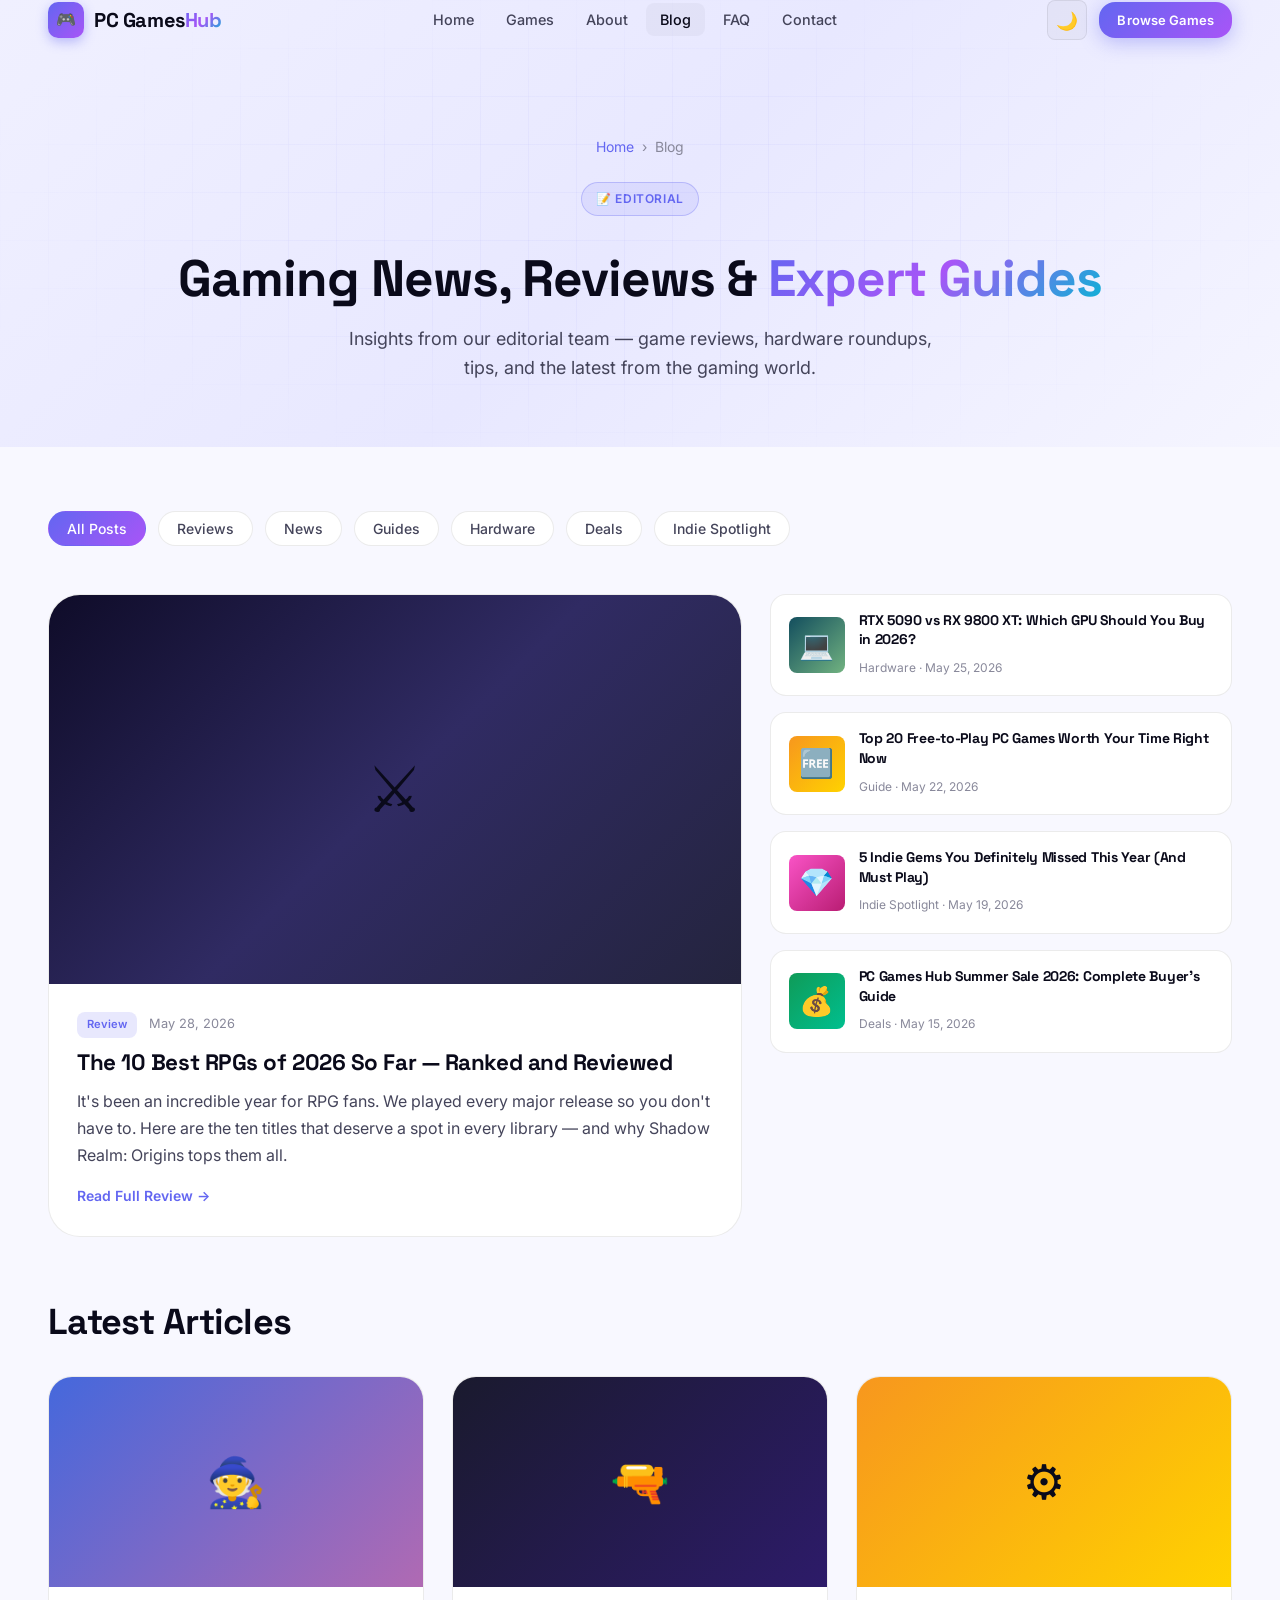
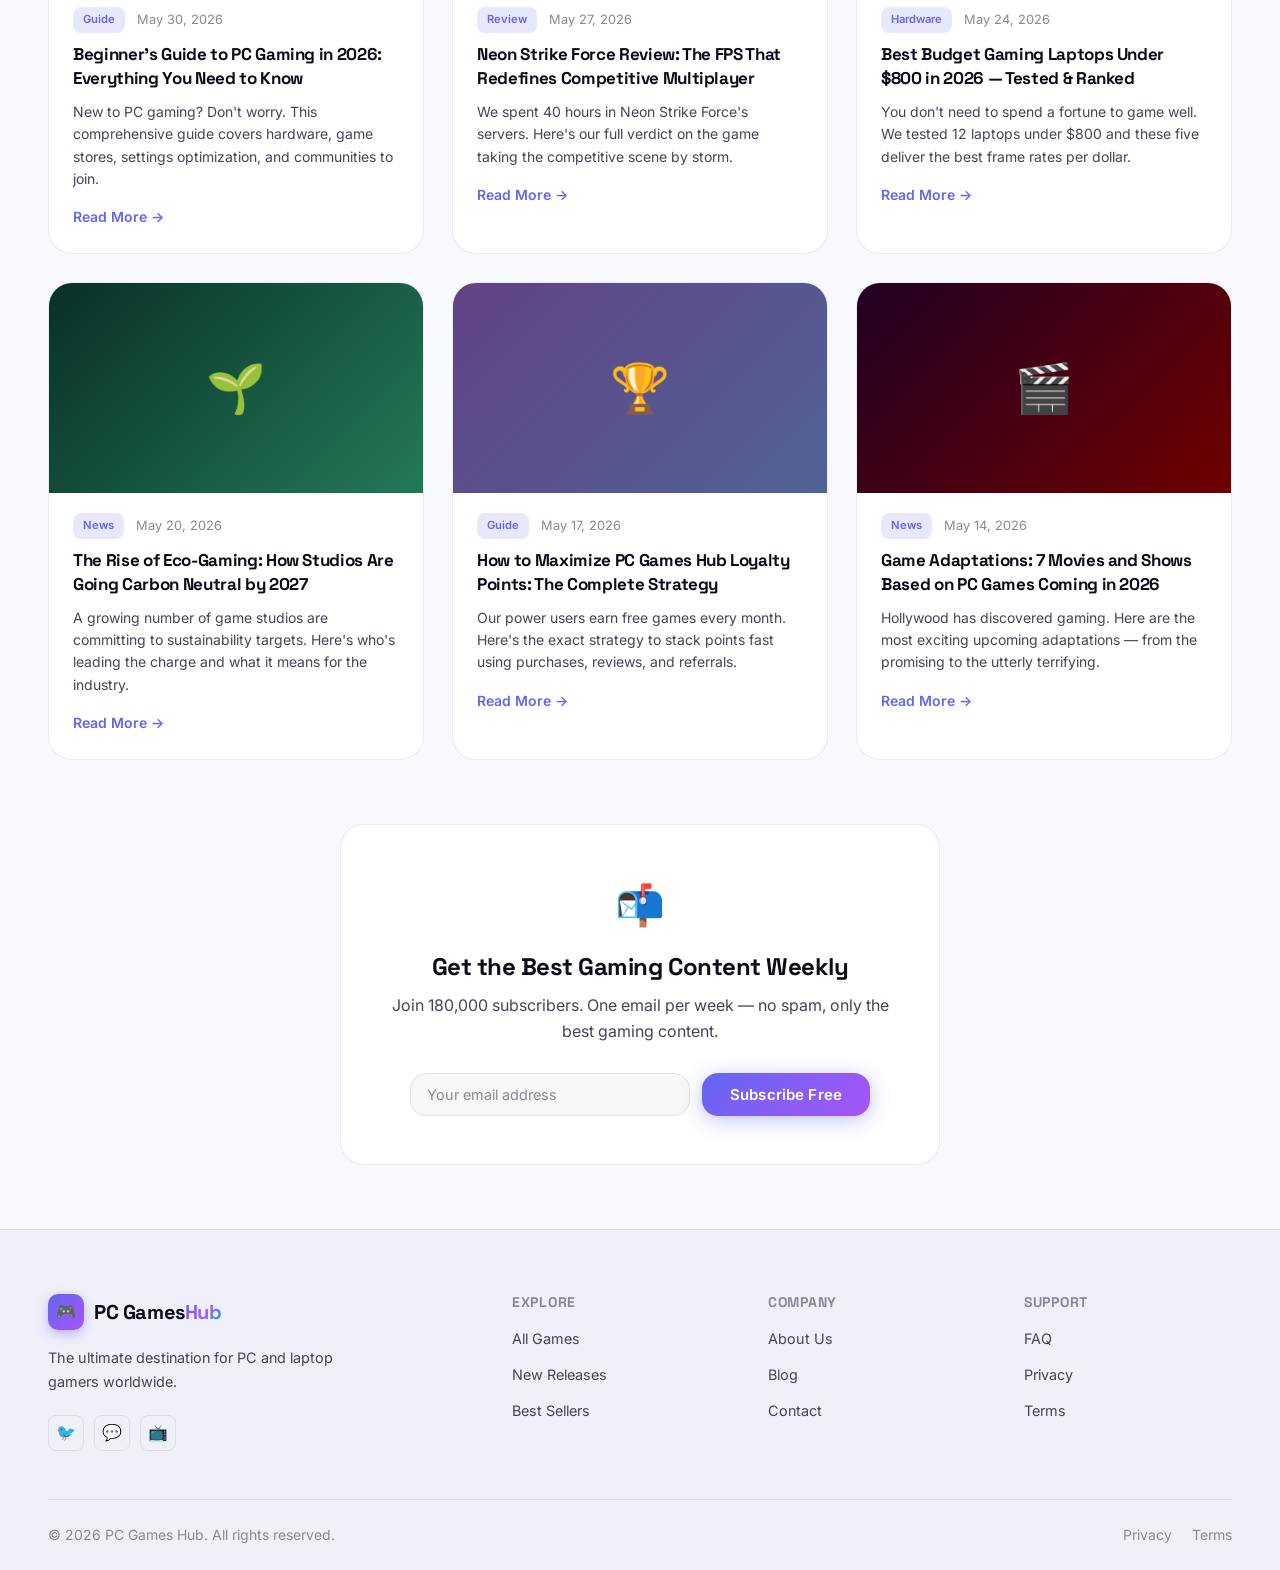
<file: blog.html>
<!DOCTYPE html>
<html lang="en" data-theme="dark">
<head>
  <meta charset="UTF-8">
  <meta name="viewport" content="width=device-width, initial-scale=1.0">
  <title>Gaming Blog — Tips, Reviews & News | PC Games Hub</title>
  <meta name="description" content="The latest PC gaming news, in-depth game reviews, hardware tips, and buying guides from the experts at PC Games Hub.">
  <meta name="robots" content="index, follow">
  <link rel="canonical" href="https://pcgameshub.com/blog.html">
  <meta property="og:title" content="Gaming Blog — PC Games Hub">
  <meta property="og:description" content="PC gaming news, reviews, tips and buying guides.">
  <meta property="og:type" content="blog">
  <script type="application/ld+json">
  {"@context":"https://schema.org","@type":"Blog","name":"PC Games Hub Blog","description":"PC gaming news, reviews and tips","url":"https://pcgameshub.com/blog.html"}
  </script>
  <link rel="preconnect" href="https://fonts.googleapis.com">
  <link rel="preconnect" href="https://fonts.gstatic.com" crossorigin>
  <link href="https://fonts.googleapis.com/css2?family=Inter:wght@400;500;600;700&family=Space+Grotesk:wght@400;500;600;700;800&display=swap" rel="stylesheet">
  <link rel="stylesheet" href="css/styles.css">
  <style>
    .blog-featured { display:grid; grid-template-columns:1.5fr 1fr; gap:28px; margin-bottom:64px; }
    @media(max-width:900px){ .blog-featured { grid-template-columns:1fr; } }
    .blog-featured-card { background:var(--bg-card); border:1px solid var(--border); border-radius:var(--radius-xl); overflow:hidden; transition:var(--transition); }
    .blog-featured-card:hover { border-color:var(--border-accent); transform:translateY(-4px); box-shadow:var(--shadow-glow); }
    .blog-featured-thumb { width:100%; aspect-ratio:16/9; display:flex; align-items:center; justify-content:center; font-size:4rem; background:var(--bg-secondary); }
    .blog-featured-body { padding:28px; }
    .blog-featured-body h2 { font-size:1.4rem; margin:10px 0; line-height:1.35; }
    .blog-featured-body p { color:var(--text-secondary); line-height:1.7; margin-bottom:16px; }
    .blog-sidebar { display:flex; flex-direction:column; gap:16px; }
    .blog-mini-card { background:var(--bg-card); border:1px solid var(--border); border-radius:var(--radius-md); padding:16px 18px; display:flex; gap:14px; align-items:center; transition:var(--transition); cursor:pointer; }
    .blog-mini-card:hover { border-color:var(--border-accent); }
    .blog-mini-thumb { width:56px; height:56px; border-radius:var(--radius-sm); background:var(--bg-secondary); display:flex; align-items:center; justify-content:center; font-size:1.75rem; flex-shrink:0; }
    .blog-mini-card h4 { font-size:0.875rem; line-height:1.4; margin-bottom:4px; }
    .blog-mini-card span { font-size:0.75rem; color:var(--text-muted); }
  </style>
</head>
<body>

<header class="navbar" role="banner">
  <div class="container">
    <nav class="nav-inner" aria-label="Main navigation">
      <a href="index.html" class="nav-logo"><div class="logo-icon">🎮</div><span>PC Games<span class="text-gradient">Hub</span></span></a>
      <ul class="nav-links" role="list">
        <li><a href="index.html">Home</a></li>
        <li><a href="products.html">Games</a></li>
        <li><a href="about.html">About</a></li>
        <li><a href="blog.html" class="active">Blog</a></li>
        <li><a href="faq.html">FAQ</a></li>
        <li><a href="contact.html">Contact</a></li>
      </ul>
      <div class="nav-actions">
        <button class="theme-toggle" aria-label="Toggle theme">☀️</button>
        <a href="products.html" class="btn btn-primary btn-sm nav-cta">Browse Games</a>
        <button class="menu-toggle" aria-label="Toggle menu" aria-expanded="false"><span></span><span></span><span></span></button>
      </div>
    </nav>
  </div>
</header>

<main id="main-content">

<section class="page-hero" aria-labelledby="blog-hero-title">
  <div class="container">
    <div class="breadcrumb"><a href="index.html">Home</a><span class="sep">›</span><span>Blog</span></div>
    <span class="badge">📝 Editorial</span>
    <h1 id="blog-hero-title" class="display-2" style="margin-top:16px;">Gaming News, Reviews & <span class="text-gradient">Expert Guides</span></h1>
    <p>Insights from our editorial team — game reviews, hardware roundups, tips, and the latest from the gaming world.</p>
  </div>
</section>

<section class="section-sm">
  <div class="container">

    <!-- Categories filter -->
    <div class="filter-bar animate-on-scroll" role="group" aria-label="Blog categories" style="margin-bottom:48px;">
      <button class="filter-btn active">All Posts</button>
      <button class="filter-btn">Reviews</button>
      <button class="filter-btn">News</button>
      <button class="filter-btn">Guides</button>
      <button class="filter-btn">Hardware</button>
      <button class="filter-btn">Deals</button>
      <button class="filter-btn">Indie Spotlight</button>
    </div>

    <!-- Featured Section -->
    <div class="blog-featured animate-on-scroll">
      <a href="#" class="blog-featured-card" aria-label="Read: The 10 Best RPGs of 2026 So Far">
        <div class="blog-featured-thumb" style="background:linear-gradient(135deg,#0f0c29,#302b63,#24243e)">⚔️</div>
        <div class="blog-featured-body">
          <div class="blog-meta"><span class="tag">Review</span><time datetime="2026-05-28">May 28, 2026</time></div>
          <h2>The 10 Best RPGs of 2026 So Far — Ranked and Reviewed</h2>
          <p>It's been an incredible year for RPG fans. We played every major release so you don't have to. Here are the ten titles that deserve a spot in every library — and why Shadow Realm: Origins tops them all.</p>
          <span class="blog-read-more">Read Full Review →</span>
        </div>
      </a>

      <div class="blog-sidebar">
        <a href="#" class="blog-mini-card" aria-label="Read: RTX 5090 vs RX 9800 XT">
          <div class="blog-mini-thumb" style="background:linear-gradient(135deg,#134e5e,#71b280)">💻</div>
          <div><h4>RTX 5090 vs RX 9800 XT: Which GPU Should You Buy in 2026?</h4><span>Hardware · May 25, 2026</span></div>
        </a>
        <a href="#" class="blog-mini-card" aria-label="Read: Top 20 Free PC Games">
          <div class="blog-mini-thumb" style="background:linear-gradient(135deg,#f7971e,#ffd200)">🆓</div>
          <div><h4>Top 20 Free-to-Play PC Games Worth Your Time Right Now</h4><span>Guide · May 22, 2026</span></div>
        </a>
        <a href="#" class="blog-mini-card" aria-label="Read: Indie gems you missed">
          <div class="blog-mini-thumb" style="background:linear-gradient(135deg,#f953c6,#b91d73)">💎</div>
          <div><h4>5 Indie Gems You Definitely Missed This Year (And Must Play)</h4><span>Indie Spotlight · May 19, 2026</span></div>
        </a>
        <a href="#" class="blog-mini-card" aria-label="Read: Summer Sale Guide 2026">
          <div class="blog-mini-thumb" style="background:linear-gradient(135deg,#0f9b58,#00bf8f)">💰</div>
          <div><h4>PC Games Hub Summer Sale 2026: Complete Buyer's Guide</h4><span>Deals · May 15, 2026</span></div>
        </a>
      </div>
    </div>

    <!-- All Posts Grid -->
    <div class="section-header animate-on-scroll" style="text-align:left; max-width:100%; margin-bottom:32px;">
      <h2 class="h1">Latest Articles</h2>
    </div>

    <div class="blog-grid">
      <article class="blog-card animate-on-scroll animate-delay-1">
        <div class="blog-thumb" style="background:linear-gradient(135deg,#4568dc,#b06ab3)">🧙</div>
        <div class="blog-card-body">
          <div class="blog-meta"><span class="tag">Guide</span><time datetime="2026-05-30">May 30, 2026</time></div>
          <h3>Beginner's Guide to PC Gaming in 2026: Everything You Need to Know</h3>
          <p>New to PC gaming? Don't worry. This comprehensive guide covers hardware, game stores, settings optimization, and communities to join.</p>
          <span class="blog-read-more">Read More →</span>
        </div>
      </article>

      <article class="blog-card animate-on-scroll animate-delay-2">
        <div class="blog-thumb" style="background:linear-gradient(135deg,#1a1a2e,#2d1b69)">🔫</div>
        <div class="blog-card-body">
          <div class="blog-meta"><span class="tag">Review</span><time datetime="2026-05-27">May 27, 2026</time></div>
          <h3>Neon Strike Force Review: The FPS That Redefines Competitive Multiplayer</h3>
          <p>We spent 40 hours in Neon Strike Force's servers. Here's our full verdict on the game taking the competitive scene by storm.</p>
          <span class="blog-read-more">Read More →</span>
        </div>
      </article>

      <article class="blog-card animate-on-scroll animate-delay-3">
        <div class="blog-thumb" style="background:linear-gradient(135deg,#f7971e,#ffd200)">⚙️</div>
        <div class="blog-card-body">
          <div class="blog-meta"><span class="tag">Hardware</span><time datetime="2026-05-24">May 24, 2026</time></div>
          <h3>Best Budget Gaming Laptops Under $800 in 2026 — Tested & Ranked</h3>
          <p>You don't need to spend a fortune to game well. We tested 12 laptops under $800 and these five deliver the best frame rates per dollar.</p>
          <span class="blog-read-more">Read More →</span>
        </div>
      </article>

      <article class="blog-card animate-on-scroll animate-delay-1">
        <div class="blog-thumb" style="background:linear-gradient(135deg,#093028,#237a57)">🌱</div>
        <div class="blog-card-body">
          <div class="blog-meta"><span class="tag">News</span><time datetime="2026-05-20">May 20, 2026</time></div>
          <h3>The Rise of Eco-Gaming: How Studios Are Going Carbon Neutral by 2027</h3>
          <p>A growing number of game studios are committing to sustainability targets. Here's who's leading the charge and what it means for the industry.</p>
          <span class="blog-read-more">Read More →</span>
        </div>
      </article>

      <article class="blog-card animate-on-scroll animate-delay-2">
        <div class="blog-thumb" style="background:linear-gradient(135deg,#614385,#516395)">🏆</div>
        <div class="blog-card-body">
          <div class="blog-meta"><span class="tag">Guide</span><time datetime="2026-05-17">May 17, 2026</time></div>
          <h3>How to Maximize PC Games Hub Loyalty Points: The Complete Strategy</h3>
          <p>Our power users earn free games every month. Here's the exact strategy to stack points fast using purchases, reviews, and referrals.</p>
          <span class="blog-read-more">Read More →</span>
        </div>
      </article>

      <article class="blog-card animate-on-scroll animate-delay-3">
        <div class="blog-thumb" style="background:linear-gradient(135deg,#200122,#6f0000)">🎬</div>
        <div class="blog-card-body">
          <div class="blog-meta"><span class="tag">News</span><time datetime="2026-05-14">May 14, 2026</time></div>
          <h3>Game Adaptations: 7 Movies and Shows Based on PC Games Coming in 2026</h3>
          <p>Hollywood has discovered gaming. Here are the most exciting upcoming adaptations — from the promising to the utterly terrifying.</p>
          <span class="blog-read-more">Read More →</span>
        </div>
      </article>
    </div>

    <!-- Newsletter CTA -->
    <div class="card animate-on-scroll" style="text-align:center; max-width:600px; margin:64px auto 0; padding:48px;">
      <div style="font-size:2.5rem; margin-bottom:16px;">📬</div>
      <h2 style="margin-bottom:12px;">Get the Best Gaming Content Weekly</h2>
      <p style="color:var(--text-secondary);margin-bottom:28px;">Join 180,000 subscribers. One email per week — no spam, only the best gaming content.</p>
      <form class="newsletter-form" style="justify-content:center;" aria-label="Blog newsletter">
        <input type="email" placeholder="Your email address" aria-label="Email address" required style="max-width:280px;">
        <button type="submit" class="btn btn-primary">Subscribe Free</button>
      </form>
    </div>

  </div>
</section>

</main>

<footer class="footer" role="contentinfo">
  <div class="container">
    <div class="footer-top">
      <div class="footer-brand"><a href="index.html" class="nav-logo"><div class="logo-icon">🎮</div><span>PC Games<span class="text-gradient">Hub</span></span></a><p>The ultimate destination for PC and laptop gamers worldwide.</p><div class="social-links"><a href="#" class="social-link" aria-label="Twitter">🐦</a><a href="#" class="social-link" aria-label="Discord">💬</a><a href="#" class="social-link" aria-label="YouTube">📺</a></div></div>
      <div class="footer-col"><h4>Explore</h4><ul><li><a href="products.html">All Games</a></li><li><a href="products.html">New Releases</a></li><li><a href="products.html">Best Sellers</a></li></ul></div>
      <div class="footer-col"><h4>Company</h4><ul><li><a href="about.html">About Us</a></li><li><a href="blog.html">Blog</a></li><li><a href="contact.html">Contact</a></li></ul></div>
      <div class="footer-col"><h4>Support</h4><ul><li><a href="faq.html">FAQ</a></li><li><a href="privacy.html">Privacy</a></li><li><a href="terms.html">Terms</a></li></ul></div>
    </div>
    <div class="footer-bottom">
      <p>© 2026 PC Games Hub. All rights reserved.</p>
      <div class="footer-bottom-links"><a href="privacy.html">Privacy</a><a href="terms.html">Terms</a></div>
    </div>
  </div>
</footer>

<button class="back-to-top" aria-label="Back to top">↑</button>
<script src="js/main.js" defer></script>
</body>
</html>
</file>
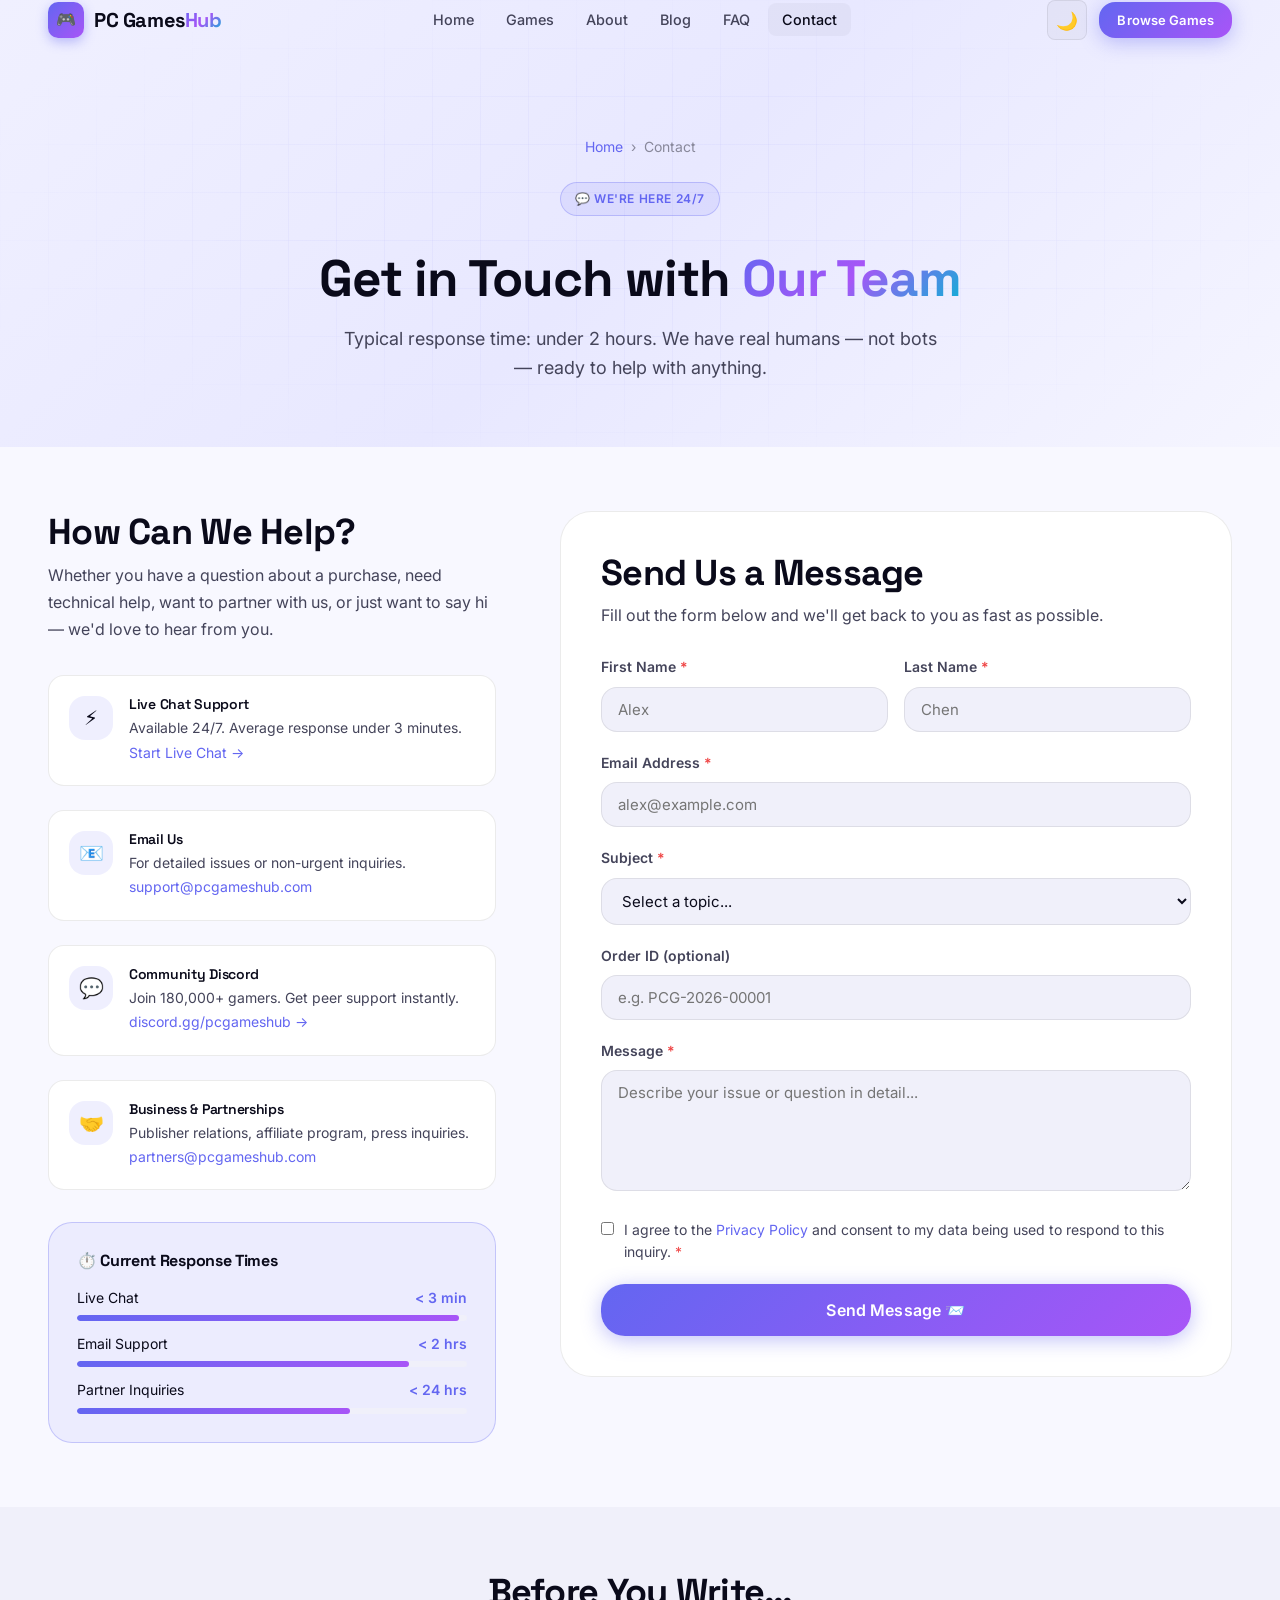
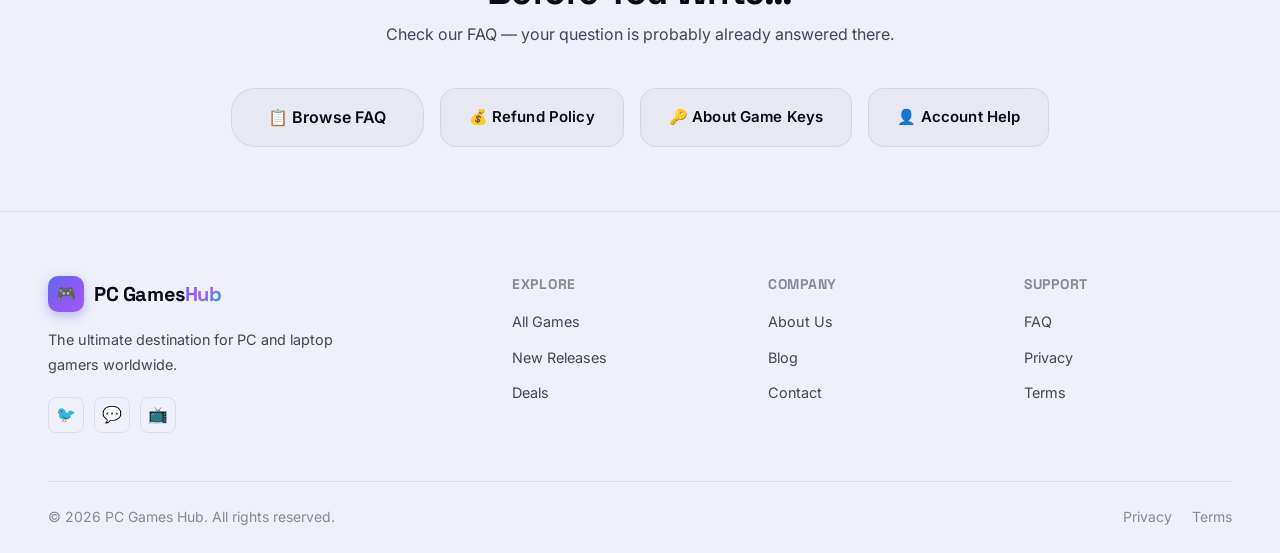
<file: contact.html>
<!DOCTYPE html>
<html lang="en" data-theme="dark">
<head>
  <meta charset="UTF-8">
  <meta name="viewport" content="width=device-width, initial-scale=1.0">
  <title>Contact Us — PC Games Hub</title>
  <meta name="description" content="Get in touch with PC Games Hub. Our support team is available 24/7 for purchase issues, technical support, partnerships, and general inquiries.">
  <meta name="robots" content="index, follow">
  <link rel="canonical" href="https://pcgameshub.com/contact.html">
  <meta property="og:title" content="Contact Us — PC Games Hub">
  <meta property="og:description" content="24/7 support team ready to help. Get in touch today.">
  <meta property="og:type" content="website">
  <script type="application/ld+json">
  {"@context":"https://schema.org","@type":"ContactPage","name":"Contact PC Games Hub","url":"https://pcgameshub.com/contact.html","contactPoint":{"@type":"ContactPoint","contactType":"customer support","availableLanguage":"English","areaServed":"Worldwide"}}
  </script>
  <link rel="preconnect" href="https://fonts.googleapis.com">
  <link rel="preconnect" href="https://fonts.gstatic.com" crossorigin>
  <link href="https://fonts.googleapis.com/css2?family=Inter:wght@400;500;600;700&family=Space+Grotesk:wght@400;500;600;700;800&display=swap" rel="stylesheet">
  <link rel="stylesheet" href="css/styles.css">
</head>
<body>

<header class="navbar" role="banner">
  <div class="container">
    <nav class="nav-inner" aria-label="Main navigation">
      <a href="index.html" class="nav-logo"><div class="logo-icon">🎮</div><span>PC Games<span class="text-gradient">Hub</span></span></a>
      <ul class="nav-links" role="list">
        <li><a href="index.html">Home</a></li>
        <li><a href="products.html">Games</a></li>
        <li><a href="about.html">About</a></li>
        <li><a href="blog.html">Blog</a></li>
        <li><a href="faq.html">FAQ</a></li>
        <li><a href="contact.html" class="active">Contact</a></li>
      </ul>
      <div class="nav-actions">
        <button class="theme-toggle" aria-label="Toggle theme">☀️</button>
        <a href="products.html" class="btn btn-primary btn-sm nav-cta">Browse Games</a>
        <button class="menu-toggle" aria-label="Toggle menu" aria-expanded="false"><span></span><span></span><span></span></button>
      </div>
    </nav>
  </div>
</header>

<main id="main-content">

<section class="page-hero" aria-labelledby="contact-hero-title">
  <div class="container">
    <div class="breadcrumb"><a href="index.html">Home</a><span class="sep">›</span><span>Contact</span></div>
    <span class="badge">💬 We're Here 24/7</span>
    <h1 id="contact-hero-title" class="display-2" style="margin-top:16px;">Get in Touch with <span class="text-gradient">Our Team</span></h1>
    <p>Typical response time: under 2 hours. We have real humans — not bots — ready to help with anything.</p>
  </div>
</section>

<section class="section-sm">
  <div class="container">
    <div class="contact-grid">

      <!-- Contact Info -->
      <div class="animate-on-scroll">
        <h2 style="margin-bottom:8px;" class="h1">How Can We Help?</h2>
        <p style="color:var(--text-secondary);margin-bottom:32px;line-height:1.7;">Whether you have a question about a purchase, need technical help, want to partner with us, or just want to say hi — we'd love to hear from you.</p>

        <div class="contact-info">
          <div class="contact-card">
            <div class="contact-card-icon">⚡</div>
            <div>
              <h4>Live Chat Support</h4>
              <p>Available 24/7. Average response under 3 minutes.</p>
              <a href="#">Start Live Chat →</a>
            </div>
          </div>

          <div class="contact-card">
            <div class="contact-card-icon">📧</div>
            <div>
              <h4>Email Us</h4>
              <p>For detailed issues or non-urgent inquiries.</p>
              <a href="mailto:support@pcgameshub.com">support@pcgameshub.com</a>
            </div>
          </div>

          <div class="contact-card">
            <div class="contact-card-icon">💬</div>
            <div>
              <h4>Community Discord</h4>
              <p>Join 180,000+ gamers. Get peer support instantly.</p>
              <a href="#">discord.gg/pcgameshub →</a>
            </div>
          </div>

          <div class="contact-card">
            <div class="contact-card-icon">🤝</div>
            <div>
              <h4>Business & Partnerships</h4>
              <p>Publisher relations, affiliate program, press inquiries.</p>
              <a href="mailto:partners@pcgameshub.com">partners@pcgameshub.com</a>
            </div>
          </div>
        </div>

        <!-- Response Time Box -->
        <div class="card" style="margin-top:32px; background: rgba(99,102,241,0.08); border-color: var(--border-accent);">
          <h3 style="font-size:1rem; margin-bottom:16px;">⏱️ Current Response Times</h3>
          <div style="display:flex;flex-direction:column;gap:12px;">
            <div>
              <div style="display:flex;justify-content:space-between;margin-bottom:6px;">
                <span style="font-size:0.875rem;">Live Chat</span>
                <span style="font-size:0.875rem;color:var(--accent-1);font-weight:600;">&lt; 3 min</span>
              </div>
              <div class="progress-bar"><div class="progress-fill" style="width:98%"></div></div>
            </div>
            <div>
              <div style="display:flex;justify-content:space-between;margin-bottom:6px;">
                <span style="font-size:0.875rem;">Email Support</span>
                <span style="font-size:0.875rem;color:var(--accent-1);font-weight:600;">&lt; 2 hrs</span>
              </div>
              <div class="progress-bar"><div class="progress-fill" style="width:85%"></div></div>
            </div>
            <div>
              <div style="display:flex;justify-content:space-between;margin-bottom:6px;">
                <span style="font-size:0.875rem;">Partner Inquiries</span>
                <span style="font-size:0.875rem;color:var(--accent-1);font-weight:600;">&lt; 24 hrs</span>
              </div>
              <div class="progress-bar"><div class="progress-fill" style="width:70%"></div></div>
            </div>
          </div>
        </div>
      </div>

      <!-- Contact Form -->
      <div class="animate-on-scroll animate-delay-2">
        <form class="contact-form" id="contact-form" novalidate aria-label="Contact form">
          <h2 style="margin-bottom:8px;" class="h1">Send Us a Message</h2>
          <p style="color:var(--text-secondary);margin-bottom:28px;">Fill out the form below and we'll get back to you as fast as possible.</p>

          <div class="form-row">
            <div class="form-group">
              <label for="first-name">First Name <span style="color:#ef4444">*</span></label>
              <input type="text" id="first-name" name="firstName" placeholder="Alex" required autocomplete="given-name">
            </div>
            <div class="form-group">
              <label for="last-name">Last Name <span style="color:#ef4444">*</span></label>
              <input type="text" id="last-name" name="lastName" placeholder="Chen" required autocomplete="family-name">
            </div>
          </div>

          <div class="form-group">
            <label for="email">Email Address <span style="color:#ef4444">*</span></label>
            <input type="email" id="email" name="email" placeholder="alex@example.com" required autocomplete="email">
          </div>

          <div class="form-group">
            <label for="subject">Subject <span style="color:#ef4444">*</span></label>
            <select id="subject" name="subject" required>
              <option value="" disabled selected>Select a topic...</option>
              <option value="purchase">Purchase Issue / Refund</option>
              <option value="technical">Technical Support</option>
              <option value="account">Account Help</option>
              <option value="partnership">Business / Partnership</option>
              <option value="press">Press Inquiry</option>
              <option value="other">Other</option>
            </select>
          </div>

          <div class="form-group">
            <label for="order">Order ID (optional)</label>
            <input type="text" id="order" name="orderId" placeholder="e.g. PCG-2026-00001">
          </div>

          <div class="form-group">
            <label for="message">Message <span style="color:#ef4444">*</span></label>
            <textarea id="message" name="message" rows="5" placeholder="Describe your issue or question in detail..." required></textarea>
          </div>

          <div class="form-group" style="display:flex;align-items:flex-start;gap:10px;">
            <input type="checkbox" id="privacy-agree" name="privacyAgree" required style="margin-top:3px;width:auto;accent-color:var(--accent-1);">
            <label for="privacy-agree" style="font-size:0.875rem;color:var(--text-secondary);font-weight:400;margin-bottom:0;">
              I agree to the <a href="privacy.html" style="color:var(--accent-1)">Privacy Policy</a> and consent to my data being used to respond to this inquiry. <span style="color:#ef4444">*</span>
            </label>
          </div>

          <button type="submit" class="btn btn-primary btn-lg" style="width:100%;">
            Send Message 📨
          </button>
        </form>
      </div>
    </div>
  </div>
</section>

<!-- FAQ Quick Links -->
<section class="section-sm" style="background:var(--bg-secondary);">
  <div class="container" style="text-align:center;">
    <h2 style="margin-bottom:8px;" class="h1">Before You Write…</h2>
    <p style="color:var(--text-secondary);margin-bottom:40px;">Check our FAQ — your question is probably already answered there.</p>
    <div style="display:flex;gap:16px;justify-content:center;flex-wrap:wrap;">
      <a href="faq.html" class="btn btn-secondary btn-lg">📋 Browse FAQ</a>
      <a href="faq.html#refunds" class="btn btn-secondary">💰 Refund Policy</a>
      <a href="faq.html#keys" class="btn btn-secondary">🔑 About Game Keys</a>
      <a href="faq.html#account" class="btn btn-secondary">👤 Account Help</a>
    </div>
  </div>
</section>

</main>

<footer class="footer" role="contentinfo">
  <div class="container">
    <div class="footer-top">
      <div class="footer-brand"><a href="index.html" class="nav-logo"><div class="logo-icon">🎮</div><span>PC Games<span class="text-gradient">Hub</span></span></a><p>The ultimate destination for PC and laptop gamers worldwide.</p><div class="social-links"><a href="#" class="social-link" aria-label="Twitter">🐦</a><a href="#" class="social-link" aria-label="Discord">💬</a><a href="#" class="social-link" aria-label="YouTube">📺</a></div></div>
      <div class="footer-col"><h4>Explore</h4><ul><li><a href="products.html">All Games</a></li><li><a href="products.html">New Releases</a></li><li><a href="products.html">Deals</a></li></ul></div>
      <div class="footer-col"><h4>Company</h4><ul><li><a href="about.html">About Us</a></li><li><a href="blog.html">Blog</a></li><li><a href="contact.html">Contact</a></li></ul></div>
      <div class="footer-col"><h4>Support</h4><ul><li><a href="faq.html">FAQ</a></li><li><a href="privacy.html">Privacy</a></li><li><a href="terms.html">Terms</a></li></ul></div>
    </div>
    <div class="footer-bottom">
      <p>© 2026 PC Games Hub. All rights reserved.</p>
      <div class="footer-bottom-links"><a href="privacy.html">Privacy</a><a href="terms.html">Terms</a></div>
    </div>
  </div>
</footer>

<button class="back-to-top" aria-label="Back to top">↑</button>
<script src="js/main.js" defer></script>
</body>
</html>
</file>
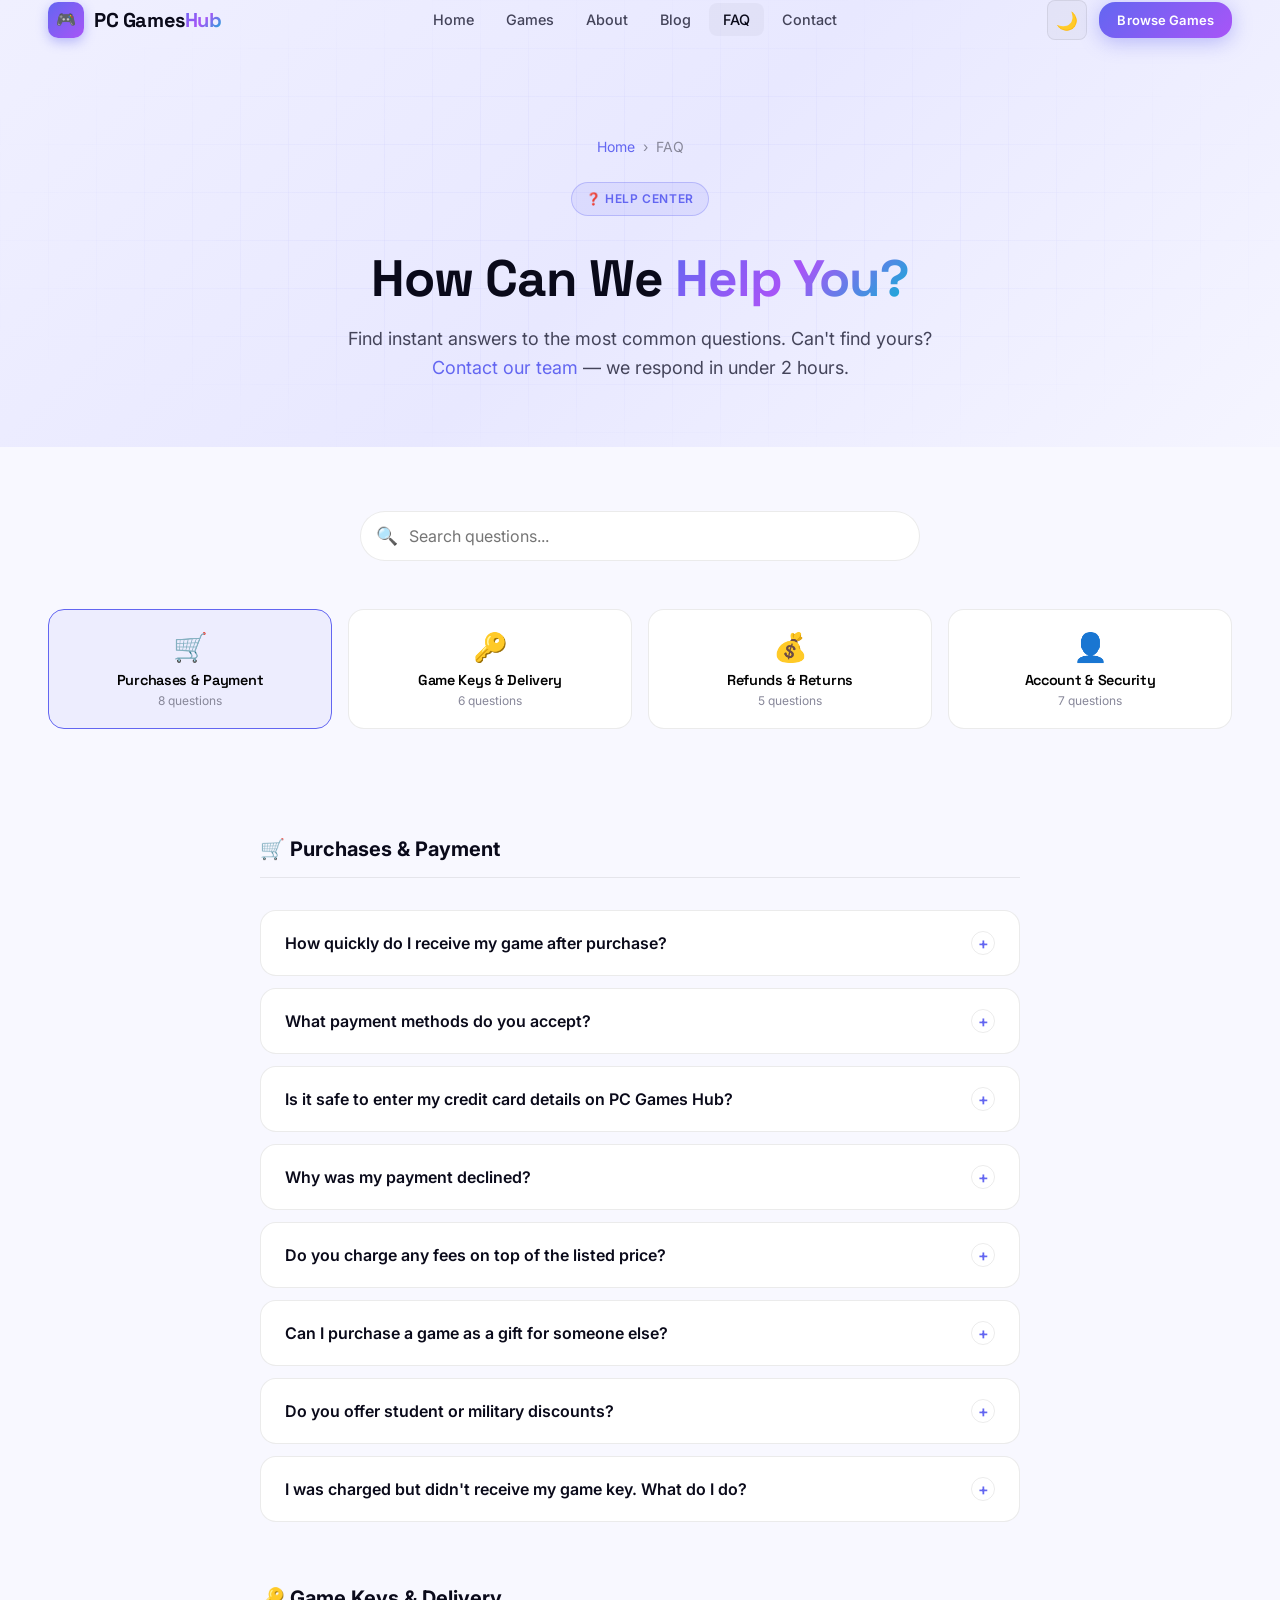
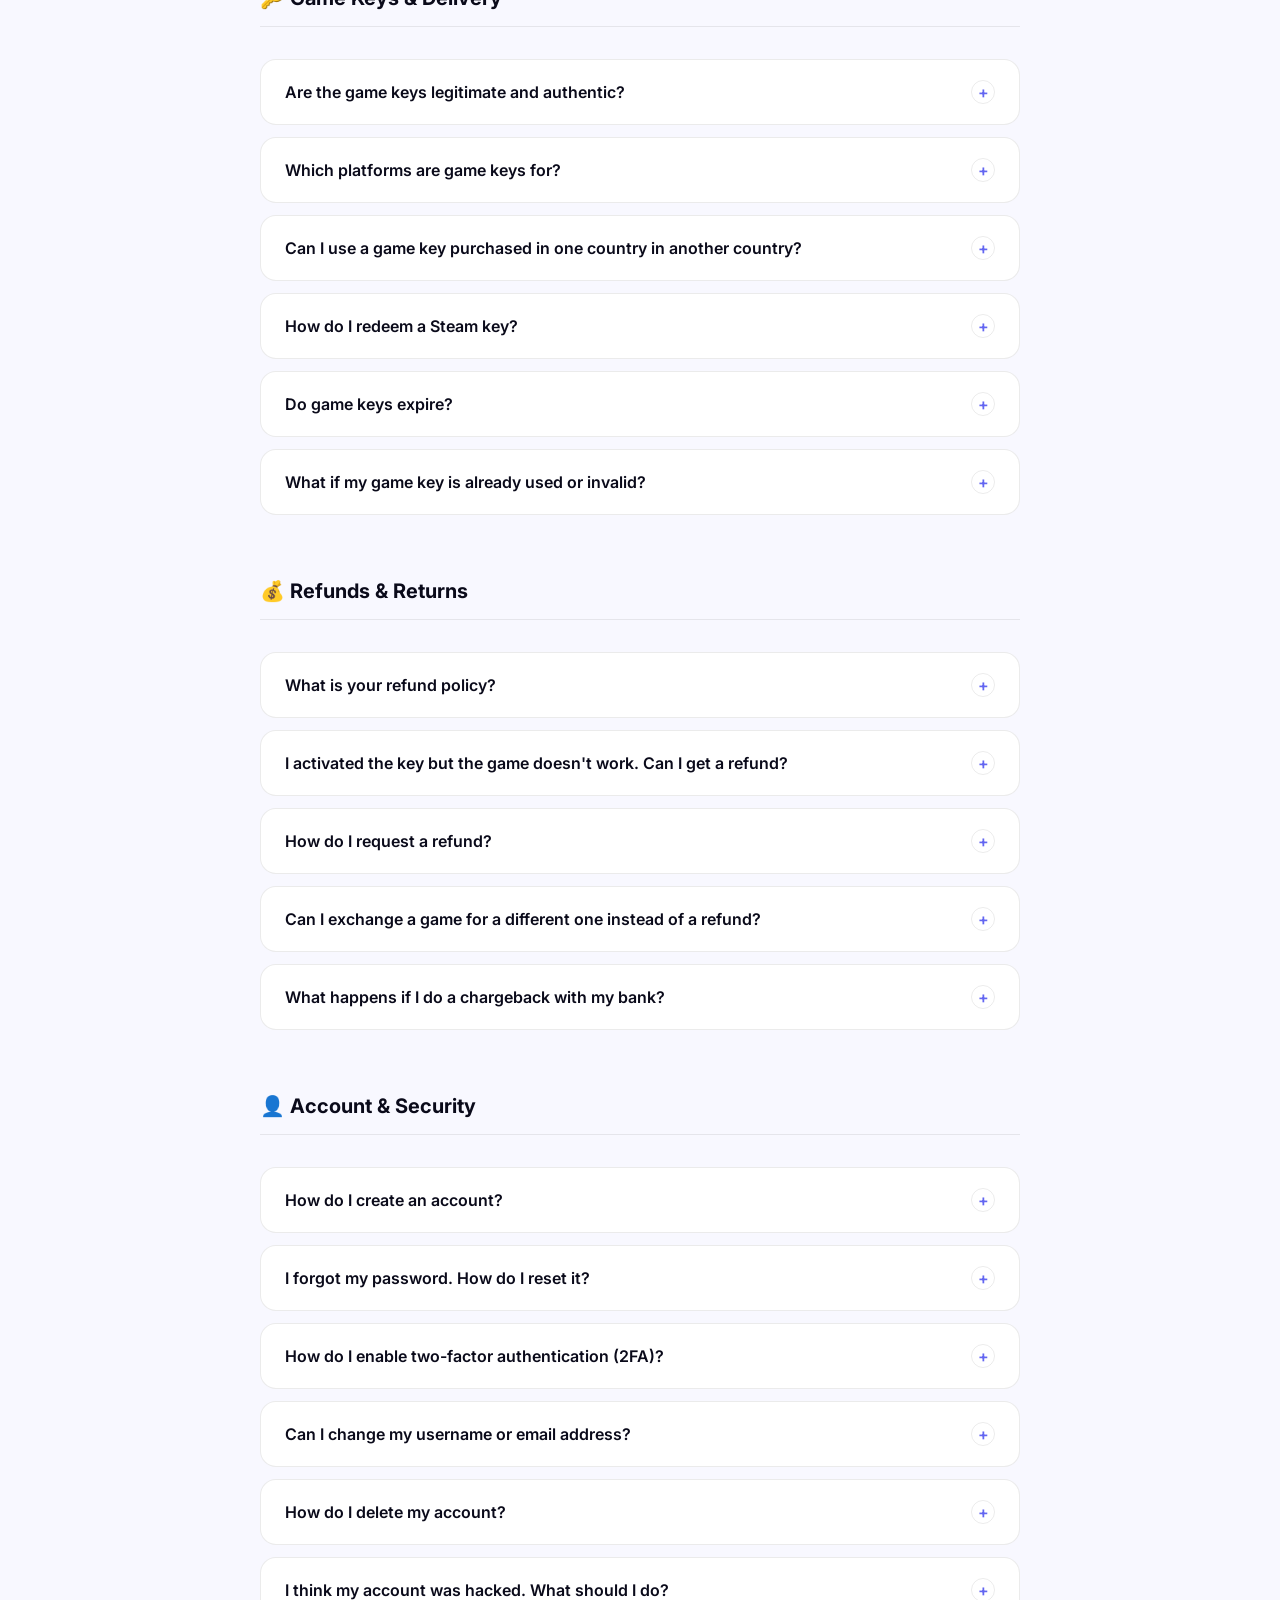
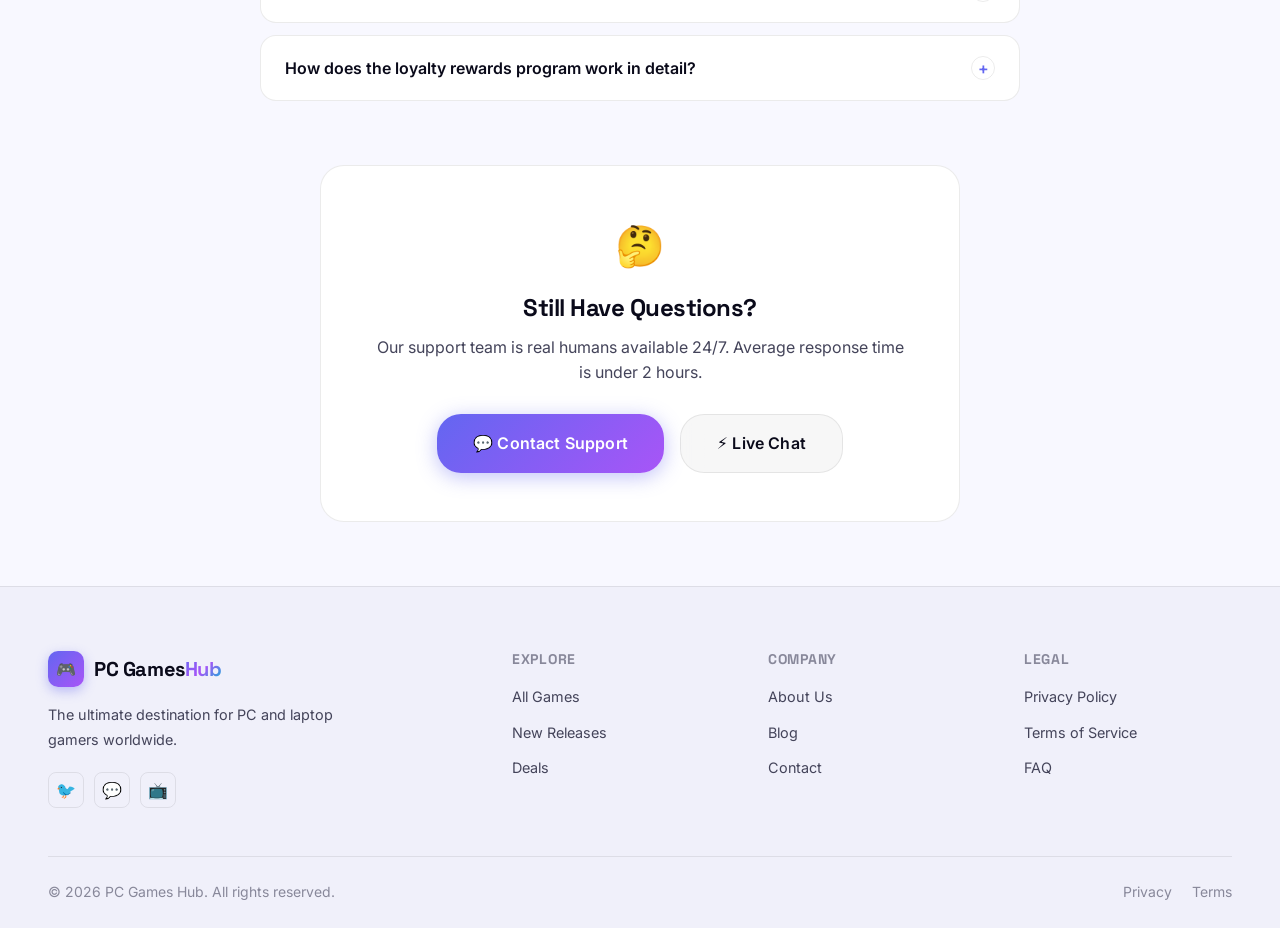
<file: faq.html>
<!DOCTYPE html>
<html lang="en" data-theme="dark">
<head>
  <meta charset="UTF-8">
  <meta name="viewport" content="width=device-width, initial-scale=1.0">
  <title>FAQ — Frequently Asked Questions | PC Games Hub</title>
  <meta name="description" content="Find answers to the most common questions about PC Games Hub — purchases, game keys, refunds, account management, technical support, and more.">
  <meta name="robots" content="index, follow">
  <link rel="canonical" href="https://pcgameshub.com/faq.html">
  <meta property="og:title" content="FAQ — PC Games Hub">
  <meta property="og:description" content="Answers to the most common questions about purchases, refunds, game keys, and technical support.">
  <script type="application/ld+json">
  {
    "@context": "https://schema.org",
    "@type": "FAQPage",
    "mainEntity": [
      {"@type":"Question","name":"How quickly do I receive my game after purchase?","acceptedAnswer":{"@type":"Answer","text":"Your game key is delivered instantly to your email and account dashboard within seconds of payment confirmation, 24/7."}},
      {"@type":"Question","name":"What payment methods do you accept?","acceptedAnswer":{"@type":"Answer","text":"We accept Visa, Mastercard, Amex, PayPal, Apple Pay, Google Pay, and major cryptocurrencies."}},
      {"@type":"Question","name":"Can I get a refund if a game doesn't work on my PC?","acceptedAnswer":{"@type":"Answer","text":"Yes. We offer a 30-day full refund policy for compatible issues, provided the key has not been activated."}},
      {"@type":"Question","name":"Are the game keys legitimate?","acceptedAnswer":{"@type":"Answer","text":"Absolutely. All keys are sourced directly from publishers and authorized distributors, verified and guaranteed to activate."}}
    ]
  }
  </script>
  <link rel="preconnect" href="https://fonts.googleapis.com">
  <link rel="preconnect" href="https://fonts.gstatic.com" crossorigin>
  <link href="https://fonts.googleapis.com/css2?family=Inter:wght@400;500;600;700&family=Space+Grotesk:wght@400;500;600;700;800&display=swap" rel="stylesheet">
  <link rel="stylesheet" href="css/styles.css">
  <style>
    .faq-categories { display:grid; grid-template-columns:repeat(4,1fr); gap:16px; margin-bottom:56px; }
    @media(max-width:900px){ .faq-categories{grid-template-columns:repeat(2,1fr);} }
    @media(max-width:480px){ .faq-categories{grid-template-columns:1fr;} }
    .faq-cat-btn { background:var(--bg-card); border:1px solid var(--border); border-radius:var(--radius-md); padding:20px 16px; text-align:center; cursor:pointer; transition:var(--transition); }
    .faq-cat-btn:hover,.faq-cat-btn.active { border-color:var(--accent-1); background:rgba(99,102,241,0.08); }
    .faq-cat-btn .cat-icon { font-size:1.75rem; margin-bottom:8px; }
    .faq-cat-btn h3 { font-size:0.9rem; font-weight:600; margin-bottom:4px; }
    .faq-cat-btn p { font-size:0.75rem; color:var(--text-muted); }
    .faq-section-title { font-size:1.25rem; font-weight:700; margin:48px 0 20px; padding-bottom:12px; border-bottom:1px solid var(--border); display:flex; align-items:center; gap:10px; }
    .faq-search { position:relative; max-width:560px; margin:0 auto 48px; }
    .faq-search input { width:100%; padding:14px 20px 14px 48px; border-radius:var(--radius-full); border:1px solid var(--border); background:var(--bg-card); color:var(--text-primary); font-size:1rem; transition:var(--transition); }
    .faq-search input:focus { outline:none; border-color:var(--accent-1); box-shadow:0 0 0 3px var(--accent-glow); }
    .faq-search .search-icon { position:absolute; left:16px; top:50%; transform:translateY(-50%); font-size:1.1rem; pointer-events:none; }
  </style>
</head>
<body>

<header class="navbar" role="banner">
  <div class="container">
    <nav class="nav-inner" aria-label="Main navigation">
      <a href="index.html" class="nav-logo"><div class="logo-icon">🎮</div><span>PC Games<span class="text-gradient">Hub</span></span></a>
      <ul class="nav-links" role="list">
        <li><a href="index.html">Home</a></li>
        <li><a href="products.html">Games</a></li>
        <li><a href="about.html">About</a></li>
        <li><a href="blog.html">Blog</a></li>
        <li><a href="faq.html" class="active">FAQ</a></li>
        <li><a href="contact.html">Contact</a></li>
      </ul>
      <div class="nav-actions">
        <button class="theme-toggle" aria-label="Toggle theme">☀️</button>
        <a href="products.html" class="btn btn-primary btn-sm nav-cta">Browse Games</a>
        <button class="menu-toggle" aria-label="Toggle menu" aria-expanded="false"><span></span><span></span><span></span></button>
      </div>
    </nav>
  </div>
</header>

<main id="main-content">

<section class="page-hero" aria-labelledby="faq-hero-title">
  <div class="container">
    <div class="breadcrumb"><a href="index.html">Home</a><span class="sep">›</span><span>FAQ</span></div>
    <span class="badge">❓ Help Center</span>
    <h1 id="faq-hero-title" class="display-2" style="margin-top:16px;">How Can We <span class="text-gradient">Help You?</span></h1>
    <p>Find instant answers to the most common questions. Can't find yours? <a href="contact.html" style="color:var(--accent-1);">Contact our team</a> — we respond in under 2 hours.</p>
  </div>
</section>

<section class="section-sm">
  <div class="container">

    <!-- Search -->
    <div class="faq-search animate-on-scroll" role="search">
      <span class="search-icon" aria-hidden="true">🔍</span>
      <input type="search" id="faq-search-input" placeholder="Search questions..." aria-label="Search FAQ">
    </div>

    <!-- Category Buttons -->
    <div class="faq-categories animate-on-scroll" role="tablist" aria-label="FAQ categories">
      <button class="faq-cat-btn active" role="tab" aria-selected="true" onclick="scrollToSection('purchases')">
        <div class="cat-icon">🛒</div>
        <h3>Purchases & Payment</h3>
        <p>8 questions</p>
      </button>
      <button class="faq-cat-btn" role="tab" aria-selected="false" onclick="scrollToSection('keys')">
        <div class="cat-icon">🔑</div>
        <h3>Game Keys & Delivery</h3>
        <p>6 questions</p>
      </button>
      <button class="faq-cat-btn" role="tab" aria-selected="false" onclick="scrollToSection('refunds')">
        <div class="cat-icon">💰</div>
        <h3>Refunds & Returns</h3>
        <p>5 questions</p>
      </button>
      <button class="faq-cat-btn" role="tab" aria-selected="false" onclick="scrollToSection('account')">
        <div class="cat-icon">👤</div>
        <h3>Account & Security</h3>
        <p>7 questions</p>
      </button>
    </div>

    <!-- FAQ Items -->
    <div class="faq-list" id="faq-container">

      <!-- PURCHASES & PAYMENT -->
      <div id="purchases" class="faq-section-title animate-on-scroll">🛒 Purchases & Payment</div>

      <div class="faq-item animate-on-scroll">
        <button class="faq-question">How quickly do I receive my game after purchase?<span class="faq-icon">+</span></button>
        <div class="faq-answer"><div class="faq-answer-inner">Your game key is delivered instantly — typically within 3–10 seconds of payment confirmation. It's sent to your registered email address AND added directly to your account dashboard. We process orders 24/7/365, including weekends and holidays. If you don't receive your key within 15 minutes, check your spam folder and contact support.</div></div>
      </div>

      <div class="faq-item animate-on-scroll">
        <button class="faq-question">What payment methods do you accept?<span class="faq-icon">+</span></button>
        <div class="faq-answer"><div class="faq-answer-inner">We accept: Visa, Mastercard, American Express, Discover, PayPal, Apple Pay, Google Pay, Bitcoin, Ethereum, and USDC. Regional payment methods (Sofort, iDEAL, Boleto, PIX, etc.) are available based on your country. All transactions are secured with 256-bit SSL encryption and processed by our PCI-DSS Level 1 certified payment partners.</div></div>
      </div>

      <div class="faq-item animate-on-scroll">
        <button class="faq-question">Is it safe to enter my credit card details on PC Games Hub?<span class="faq-icon">+</span></button>
        <div class="faq-answer"><div class="faq-answer-inner">Absolutely. We use industry-leading security practices: your card details are encrypted with 256-bit SSL and processed directly by Stripe (a PCI-DSS Level 1 certified processor). We never store your raw card number on our servers. Our platform undergoes regular third-party security audits and penetration testing.</div></div>
      </div>

      <div class="faq-item animate-on-scroll">
        <button class="faq-question">Why was my payment declined?<span class="faq-icon">+</span></button>
        <div class="faq-answer"><div class="faq-answer-inner">Payments can be declined for several reasons: insufficient funds, card not enabled for international/online transactions, your bank flagging the transaction as suspicious, or incorrect billing details. First, verify your card details and billing address. If the issue persists, try a different payment method or contact your bank. Our fraud prevention systems may also flag unusual purchase patterns — contact support if you believe this is the case.</div></div>
      </div>

      <div class="faq-item animate-on-scroll">
        <button class="faq-question">Do you charge any fees on top of the listed price?<span class="faq-icon">+</span></button>
        <div class="faq-answer"><div class="faq-answer-inner">No hidden fees. The price you see is the price you pay. VAT/sales tax is included where legally required (EU, UK, Australia, etc.) and will be clearly displayed before checkout. For users in regions where we're required to collect tax, the applicable amount is shown at checkout. There are no processing fees, service fees, or surprise charges.</div></div>
      </div>

      <div class="faq-item animate-on-scroll">
        <button class="faq-question">Can I purchase a game as a gift for someone else?<span class="faq-icon">+</span></button>
        <div class="faq-answer"><div class="faq-answer-inner">Yes! During checkout, select "Buy as a Gift" and enter the recipient's email address. The game key will be sent to them directly with a personalized message. You can also purchase a key for yourself and forward it — game keys are just text codes and can be shared. Gift cards are also available in denominations from $10 to $100.</div></div>
      </div>

      <div class="faq-item animate-on-scroll">
        <button class="faq-question">Do you offer student or military discounts?<span class="faq-icon">+</span></button>
        <div class="faq-answer"><div class="faq-answer-inner">Yes! We offer a 10% discount for verified students (via SheerID verification) and a 15% discount for active military and veterans (via ID.me). These discounts apply to all full-price games and stack with loyalty points. Verification takes about 2 minutes. Visit your Account Settings to apply.</div></div>
      </div>

      <div class="faq-item animate-on-scroll">
        <button class="faq-question">I was charged but didn't receive my game key. What do I do?<span class="faq-icon">+</span></button>
        <div class="faq-answer"><div class="faq-answer-inner">First, check your account dashboard under "My Games" — keys are always saved there regardless of email delivery. If it's not there, check your spam/junk folder. If you still can't find it, contact our support team with your order ID (found in your payment confirmation email) and we'll resend the key or issue a refund immediately. We resolve 99.8% of these cases within 30 minutes.</div></div>
      </div>

      <!-- GAME KEYS -->
      <div id="keys" class="faq-section-title animate-on-scroll">🔑 Game Keys & Delivery</div>

      <div class="faq-item animate-on-scroll">
        <button class="faq-question">Are the game keys legitimate and authentic?<span class="faq-icon">+</span></button>
        <div class="faq-answer"><div class="faq-answer-inner">Every key sold on PC Games Hub is sourced directly from publishers, distributors, or authorized resellers. All keys are verified, unused, and guaranteed to activate successfully. We have zero tolerance for gray-market keys and maintain strict supplier vetting. Every batch of keys is tested before being listed. In the extremely rare case a key doesn't work, contact support for an immediate replacement or refund.</div></div>
      </div>

      <div class="faq-item animate-on-scroll">
        <button class="faq-question">Which platforms are game keys for?<span class="faq-icon">+</span></button>
        <div class="faq-answer"><div class="faq-answer-inner">Each game listing clearly shows its platform (Steam, Epic Games Store, GOG, Battle.net, Origin/EA App, Ubisoft Connect, Xbox, etc.). Make sure you own an account on the correct platform before purchasing. Platform information is always displayed prominently on the product page and in your confirmation email.</div></div>
      </div>

      <div class="faq-item animate-on-scroll">
        <button class="faq-question">Can I use a game key purchased in one country in another country?<span class="faq-icon">+</span></button>
        <div class="faq-answer"><div class="faq-answer-inner">Most keys are global/worldwide and work in any region. However, some publishers issue region-locked keys (e.g., "EU only" or "Americas only"). We clearly label all region restrictions on each product page. If you're in a different region than indicated, we recommend purchasing a globally unlocked key. Contact us before purchasing if you're unsure — we'll confirm compatibility for your specific region.</div></div>
      </div>

      <div class="faq-item animate-on-scroll">
        <button class="faq-question">How do I redeem a Steam key?<span class="faq-icon">+</span></button>
        <div class="faq-answer"><div class="faq-answer-inner">1. Open Steam and log in. 2. Click "Games" in the top menu. 3. Select "Activate a Product on Steam." 4. Click "Next" → "I agree" → "Next." 5. Enter your key and click "Next." The game will be added to your library immediately. For other platforms, check the specific platform's help center — we include redemption instructions with every key.</div></div>
      </div>

      <div class="faq-item animate-on-scroll">
        <button class="faq-question">Do game keys expire?<span class="faq-icon">+</span></button>
        <div class="faq-answer"><div class="faq-answer-inner">Almost all game keys do not expire and can be redeemed at any time. The rare exception is pre-order bonus keys or promotional keys, which may have a stated expiration date (always shown on the product page). Once a key is in your account library, it's yours indefinitely — even if the game is removed from our store.</div></div>
      </div>

      <div class="faq-item animate-on-scroll">
        <button class="faq-question">What if my game key is already used or invalid?<span class="faq-icon">+</span></button>
        <div class="faq-answer"><div class="faq-answer-inner">This is very rare but we guarantee every key. If your key shows as "already used" or "invalid," contact support immediately with your order ID and a screenshot of the error. We'll investigate within 1 hour and either provide a replacement key or issue a full refund — your choice. We take key quality extremely seriously.</div></div>
      </div>

      <!-- REFUNDS -->
      <div id="refunds" class="faq-section-title animate-on-scroll">💰 Refunds & Returns</div>

      <div class="faq-item animate-on-scroll">
        <button class="faq-question">What is your refund policy?<span class="faq-icon">+</span></button>
        <div class="faq-answer"><div class="faq-answer-inner">We offer a 30-day refund policy for games that are defective, incompatible with your hardware as advertised, or materially not as described. The key must not have been activated on any gaming platform. Refunds are processed within 5–10 business days to your original payment method. For full details, see our <a href="terms.html#refunds" style="color:var(--accent-1)">Terms of Service</a>.</div></div>
      </div>

      <div class="faq-item animate-on-scroll">
        <button class="faq-question">I activated the key but the game doesn't work. Can I get a refund?<span class="faq-icon">+</span></button>
        <div class="faq-answer"><div class="faq-answer-inner">Once a key is activated on a gaming platform (Steam, Epic, etc.), it cannot technically be "returned" as the game is now linked to your platform account. However, we evaluate these cases individually. If the game was falsely advertised or fundamentally broken at launch, contact support with details — we often provide partial refunds, game credit, or replacement keys as a goodwill gesture, even for activated keys.</div></div>
      </div>

      <div class="faq-item animate-on-scroll">
        <button class="faq-question">How do I request a refund?<span class="faq-icon">+</span></button>
        <div class="faq-answer"><div class="faq-answer-inner">Three ways: 1. Email <a href="mailto:refunds@pcgameshub.com" style="color:var(--accent-1)">refunds@pcgameshub.com</a> with your order ID and reason. 2. Use the "Request Refund" button on any order in your account dashboard. 3. Start a live chat and our agents will process it immediately. Include your order ID for faster processing. Approved refunds are credited within 5–10 business days.</div></div>
      </div>

      <div class="faq-item animate-on-scroll">
        <button class="faq-question">Can I exchange a game for a different one instead of a refund?<span class="faq-icon">+</span></button>
        <div class="faq-answer"><div class="faq-answer-inner">Yes! If you'd prefer store credit or a direct exchange for another game of equal or lesser value, we're happy to arrange that. This is often faster than waiting for a card refund. Contact our support team and mention you'd like an exchange — it's usually processed within a few hours.</div></div>
      </div>

      <div class="faq-item animate-on-scroll">
        <button class="faq-question">What happens if I do a chargeback with my bank?<span class="faq-icon">+</span></button>
        <div class="faq-answer"><div class="faq-answer-inner">We strongly advise against filing a chargeback without contacting us first — we always resolve legitimate issues fairly and quickly. Unauthorized chargebacks may result in permanent account suspension and blacklisting from future purchases. If you have a genuine dispute, contact our support team first — we'll resolve it faster and without the complications a chargeback creates for both parties.</div></div>
      </div>

      <!-- ACCOUNT -->
      <div id="account" class="faq-section-title animate-on-scroll">👤 Account & Security</div>

      <div class="faq-item animate-on-scroll">
        <button class="faq-question">How do I create an account?<span class="faq-icon">+</span></button>
        <div class="faq-answer"><div class="faq-answer-inner">Click "Sign Up" in the top right corner. Enter your email and create a password (minimum 10 characters, one uppercase, one number). Verify your email via the link we send. That's it — your account is ready to use. You can also sign up using your Google, Steam, or Discord account for one-click registration.</div></div>
      </div>

      <div class="faq-item animate-on-scroll">
        <button class="faq-question">I forgot my password. How do I reset it?<span class="faq-icon">+</span></button>
        <div class="faq-answer"><div class="faq-answer-inner">Click "Sign In" → "Forgot Password" and enter your registered email. We'll send a secure reset link valid for 1 hour. If you don't receive it within 5 minutes, check spam or contact support with your account email. For accounts created via Google/Discord login, use those services' password recovery options.</div></div>
      </div>

      <div class="faq-item animate-on-scroll">
        <button class="faq-question">How do I enable two-factor authentication (2FA)?<span class="faq-icon">+</span></button>
        <div class="faq-answer"><div class="faq-answer-inner">Go to Account Settings → Security → Two-Factor Authentication. We support authenticator apps (Google Authenticator, Authy) and SMS. We strongly recommend using an authenticator app rather than SMS for better security. Once enabled, you'll need your password plus a 6-digit code to log in. Backup codes are provided — store them safely.</div></div>
      </div>

      <div class="faq-item animate-on-scroll">
        <button class="faq-question">Can I change my username or email address?<span class="faq-icon">+</span></button>
        <div class="faq-answer"><div class="faq-answer-inner">Yes. Go to Account Settings → Profile. You can change your username up to twice per year. To change your email address, you'll need to verify both the old and new address for security. Email changes take effect after 24 hours to prevent unauthorized modifications.</div></div>
      </div>

      <div class="faq-item animate-on-scroll">
        <button class="faq-question">How do I delete my account?<span class="faq-icon">+</span></button>
        <div class="faq-answer"><div class="faq-answer-inner">Go to Account Settings → Privacy → Delete Account. We'll ask you to confirm by entering your password. Your account will be deactivated immediately and queued for permanent deletion after 30 days (this grace period lets you recover it if it was accidental). Note: deleting your account does not entitle you to refunds, and transaction records are retained as required by law.</div></div>
      </div>

      <div class="faq-item animate-on-scroll">
        <button class="faq-question">I think my account was hacked. What should I do?<span class="faq-icon">+</span></button>
        <div class="faq-answer"><div class="faq-answer-inner">Act immediately: 1. Try to change your password at pcgameshub.com/reset-password. 2. Email <a href="mailto:security@pcgameshub.com" style="color:var(--accent-1)">security@pcgameshub.com</a> — we can lock your account within minutes. 3. Check if your email was compromised (use haveibeenpwned.com). 4. Review recent orders for unauthorized purchases — we'll refund any you didn't make. Our security team responds to account compromise reports within 1 hour, 24/7.</div></div>
      </div>

      <div class="faq-item animate-on-scroll">
        <button class="faq-question">How does the loyalty rewards program work in detail?<span class="faq-icon">+</span></button>
        <div class="faq-answer"><div class="faq-answer-inner">Earn 1 point per $1 spent on purchases. Bonus points: 50 points for writing a review, 200 points per referral who makes their first purchase, 100 points on your birthday. Redeem at 100 points = $1 off. Tier benefits — Silver (500pts/year): 1.5x earn rate; Gold (2000pts/year): 2x earn + early access to sales; Diamond (5000pts/year): 3x earn + monthly free game + exclusive discounts. Points expire after 24 months of account inactivity.</div></div>
      </div>

    </div>

    <!-- Still have questions -->
    <div class="card animate-on-scroll" style="text-align:center; max-width:640px; margin:64px auto 0; padding:48px;">
      <div style="font-size:2.5rem;margin-bottom:16px;">🤔</div>
      <h2 style="margin-bottom:12px;">Still Have Questions?</h2>
      <p style="color:var(--text-secondary);margin-bottom:28px;">Our support team is real humans available 24/7. Average response time is under 2 hours.</p>
      <div style="display:flex;gap:16px;justify-content:center;flex-wrap:wrap;">
        <a href="contact.html" class="btn btn-primary btn-lg">💬 Contact Support</a>
        <a href="#" class="btn btn-secondary btn-lg">⚡ Live Chat</a>
      </div>
    </div>

  </div>
</section>

</main>

<footer class="footer" role="contentinfo">
  <div class="container">
    <div class="footer-top">
      <div class="footer-brand"><a href="index.html" class="nav-logo"><div class="logo-icon">🎮</div><span>PC Games<span class="text-gradient">Hub</span></span></a><p>The ultimate destination for PC and laptop gamers worldwide.</p><div class="social-links"><a href="#" class="social-link" aria-label="Twitter">🐦</a><a href="#" class="social-link" aria-label="Discord">💬</a><a href="#" class="social-link" aria-label="YouTube">📺</a></div></div>
      <div class="footer-col"><h4>Explore</h4><ul><li><a href="products.html">All Games</a></li><li><a href="products.html">New Releases</a></li><li><a href="products.html">Deals</a></li></ul></div>
      <div class="footer-col"><h4>Company</h4><ul><li><a href="about.html">About Us</a></li><li><a href="blog.html">Blog</a></li><li><a href="contact.html">Contact</a></li></ul></div>
      <div class="footer-col"><h4>Legal</h4><ul><li><a href="privacy.html">Privacy Policy</a></li><li><a href="terms.html">Terms of Service</a></li><li><a href="faq.html">FAQ</a></li></ul></div>
    </div>
    <div class="footer-bottom">
      <p>© 2026 PC Games Hub. All rights reserved.</p>
      <div class="footer-bottom-links"><a href="privacy.html">Privacy</a><a href="terms.html">Terms</a></div>
    </div>
  </div>
</footer>

<button class="back-to-top" aria-label="Back to top">↑</button>
<script src="js/main.js" defer></script>
<script>
  function scrollToSection(id) {
    const el = document.getElementById(id);
    if (el) { const top = el.getBoundingClientRect().top + window.scrollY - 96; window.scrollTo({ top, behavior: 'smooth' }); }
    document.querySelectorAll('.faq-cat-btn').forEach(b => b.classList.remove('active'));
    event.currentTarget.classList.add('active');
  }

  // FAQ Search
  document.getElementById('faq-search-input')?.addEventListener('input', function() {
    const q = this.value.toLowerCase().trim();
    document.querySelectorAll('.faq-item').forEach(item => {
      const text = item.textContent.toLowerCase();
      item.style.display = (!q || text.includes(q)) ? '' : 'none';
    });
    document.querySelectorAll('.faq-section-title').forEach(title => {
      const nextItems = [];
      let el = title.nextElementSibling;
      while (el && el.classList.contains('faq-item')) { nextItems.push(el); el = el.nextElementSibling; }
      const anyVisible = nextItems.some(i => i.style.display !== 'none');
      title.style.display = (!q || anyVisible) ? '' : 'none';
    });
  });
</script>
</body>
</html>
</file>
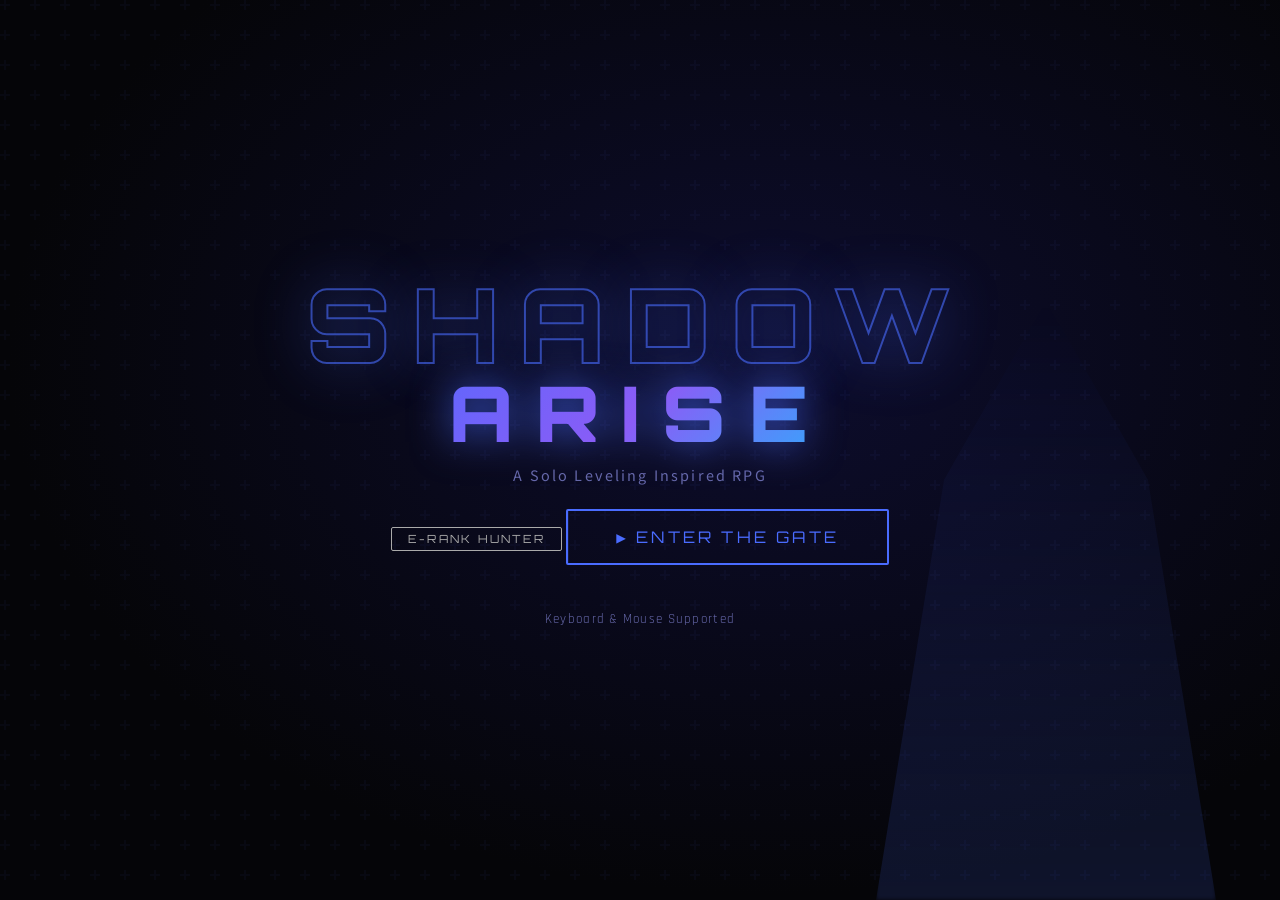
<file: game.html>
<!DOCTYPE html>
<html lang="en">
<head>
  <meta charset="UTF-8">
  <meta name="viewport" content="width=device-width, initial-scale=1.0">
  <title>Shadow Arise — Solo Leveling Fan Game</title>
  <link rel="stylesheet" href="game.css">
  <link href="https://fonts.googleapis.com/css2?family=Rajdhani:wght@400;500;600;700&family=Orbitron:wght@400;700;900&family=Noto+Sans+KR:wght@300;400;700&display=swap" rel="stylesheet">
</head>
<body>

<!-- PARTICLE BACKGROUND -->
<canvas id="particles-canvas"></canvas>

<!-- SCREEN: TITLE -->
<div id="screen-title" class="screen active">
  <div class="title-bg"></div>
  <div class="title-content">
    <div class="title-logo">
      <span class="title-shadow">SHADOW</span>
      <span class="title-arise">ARISE</span>
    </div>
    <p class="title-subtitle">A Solo Leveling Inspired RPG</p>
    <div class="title-rank-badge">E-RANK HUNTER</div>
    <button class="btn-start pulse-glow" id="btn-start">
      <span>▶ ENTER THE GATE</span>
    </button>
    <p class="title-hint">Keyboard & Mouse Supported</p>
  </div>
  <div class="title-silhouette"></div>
</div>

<!-- SCREEN: MAIN HUD -->
<div id="screen-game" class="screen">

  <!-- TOP BAR -->
  <header class="hud-top">
    <div class="hud-player-info">
      <div class="hud-avatar" id="hud-avatar">
        <div class="avatar-ring"></div>
        <span class="avatar-emoji">🗡️</span>
        <div class="hud-rank-badge" id="hud-rank">E</div>
      </div>
      <div class="hud-player-details">
        <div class="hud-name" id="hud-name">Sung Jin-Woo</div>
        <div class="hud-title" id="hud-title">The Weakest Hunter</div>
      </div>
    </div>

    <div class="hud-bars">
      <div class="bar-group">
        <div class="bar-label"><span class="bar-icon">❤️</span> HP <span id="hp-text">100/100</span></div>
        <div class="bar-track"><div class="bar-fill hp-fill" id="hp-bar"></div></div>
      </div>
      <div class="bar-group">
        <div class="bar-label"><span class="bar-icon">💜</span> MP <span id="mp-text">50/50</span></div>
        <div class="bar-track"><div class="bar-fill mp-fill" id="mp-bar"></div></div>
      </div>
      <div class="bar-group">
        <div class="bar-label"><span class="bar-icon">✨</span> EXP <span id="exp-text">0/100</span></div>
        <div class="bar-track"><div class="bar-fill exp-fill" id="exp-bar"></div></div>
      </div>
    </div>

    <div class="hud-stats-mini">
      <div class="stat-mini"><span>LVL</span><strong id="stat-level">1</strong></div>
      <div class="stat-mini"><span>STR</span><strong id="stat-str">10</strong></div>
      <div class="stat-mini"><span>AGI</span><strong id="stat-agi">8</strong></div>
      <div class="stat-mini"><span>INT</span><strong id="stat-int">5</strong></div>
      <div class="stat-mini gold"><span>💰</span><strong id="stat-gold">0</strong></div>
    </div>
  </header>

  <!-- MAIN AREA -->
  <main class="game-main">

    <!-- LEFT: DUNGEON / BATTLE AREA -->
    <section class="battle-section">

      <!-- DUNGEON SELECT VIEW -->
      <div id="view-dungeon" class="view active">
        <div class="dungeon-header">
          <h2 class="section-title">⬡ SELECT DUNGEON GATE</h2>
          <p class="dungeon-subtitle">Choose your dungeon. Higher rank = greater rewards & danger.</p>
        </div>
        <div class="dungeon-grid" id="dungeon-grid">
          <!-- Populated by JS -->
        </div>
      </div>

      <!-- BATTLE VIEW -->
      <div id="view-battle" class="view">
        <div class="battle-arena">
          <!-- Enemy Side -->
          <div class="enemy-side">
            <div class="enemy-info">
              <div class="enemy-name" id="enemy-name">Goblin</div>
              <div class="enemy-rank-badge" id="enemy-rank-badge">E</div>
            </div>
            <div class="enemy-hp-bar">
              <div class="bar-track enemy-track">
                <div class="bar-fill enemy-hp-fill" id="enemy-hp-bar"></div>
              </div>
              <span id="enemy-hp-text">50/50</span>
            </div>
            <div class="enemy-sprite" id="enemy-sprite">👹</div>
            <div class="damage-number" id="damage-number"></div>
          </div>

          <!-- VS -->
          <div class="battle-vs">
            <div class="battle-log-mini" id="battle-log-mini">
              <p>The battle begins...</p>
            </div>
          </div>

          <!-- Player Side -->
          <div class="player-side">
            <div class="player-sprite-wrap">
              <div class="player-sprite" id="player-sprite">🗡️</div>
              <div class="player-aura" id="player-aura"></div>
            </div>
            <div class="player-battle-name" id="player-battle-name">Jin-Woo</div>
            <div class="heal-number" id="heal-number"></div>
          </div>
        </div>

        <!-- SKILL BAR -->
        <div class="skill-bar">
          <div class="skill-bar-label">SKILLS</div>
          <div class="skills-row" id="skills-row">
            <!-- Populated by JS -->
          </div>
        </div>

        <!-- ACTION BUTTONS -->
        <div class="action-buttons">
          <button class="action-btn btn-attack" id="btn-attack" data-key="A">
            <span class="action-key">A</span>
            <span class="action-icon">⚔️</span>
            <span class="action-label">ATTACK</span>
          </button>
          <button class="action-btn btn-skill" id="btn-skill" data-key="S">
            <span class="action-key">S</span>
            <span class="action-icon">🔮</span>
            <span class="action-label">SKILL</span>
          </button>
          <button class="action-btn btn-item" id="btn-item" data-key="D">
            <span class="action-key">D</span>
            <span class="action-icon">🧪</span>
            <span class="action-label">ITEM</span>
          </button>
          <button class="action-btn btn-flee" id="btn-flee" data-key="F">
            <span class="action-key">F</span>
            <span class="action-icon">💨</span>
            <span class="action-label">FLEE</span>
          </button>
        </div>
      </div>

      <!-- VICTORY VIEW -->
      <div id="view-victory" class="view">
        <div class="victory-content">
          <div class="victory-title">⚔ VICTORY ⚔</div>
          <div class="victory-enemy-name" id="victory-enemy"></div>
          <div class="victory-rewards" id="victory-rewards"></div>
          <div class="level-up-banner" id="level-up-banner" style="display:none">
            <span>🌟 LEVEL UP! 🌟</span>
            <span id="new-level-text"></span>
          </div>
          <button class="btn-continue" id="btn-continue">CONTINUE →</button>
        </div>
      </div>

      <!-- DEFEAT VIEW -->
      <div id="view-defeat" class="view">
        <div class="defeat-content">
          <div class="defeat-title">☠ DEFEATED ☠</div>
          <p id="defeat-msg">You were overwhelmed by the enemy's power...</p>
          <button class="btn-revive" id="btn-revive">🔄 ARISE AGAIN</button>
        </div>
      </div>

    </section>

    <!-- RIGHT: PANELS -->
    <aside class="side-panel">

      <!-- TABS -->
      <div class="panel-tabs">
        <button class="panel-tab active" data-tab="stats">📊 STATS</button>
        <button class="panel-tab" data-tab="skills">🔮 SKILLS</button>
        <button class="panel-tab" data-tab="inventory">🎒 BAG</button>
        <button class="panel-tab" data-tab="log">📜 LOG</button>
      </div>

      <!-- STATS TAB -->
      <div class="panel-content active" id="tab-stats">
        <div class="stats-header">
          <div class="big-level" id="big-level">Lv.1</div>
          <div class="rank-display" id="rank-display">
            <span class="rank-letter" id="rank-letter">E</span>
            <span class="rank-label">RANK</span>
          </div>
        </div>
        <div class="stat-points-banner" id="stat-points-banner" style="display:none">
          <span>⭐ STAT POINTS: <strong id="stat-points-count">0</strong></span>
        </div>
        <div class="stats-list">
          <div class="stat-row" data-stat="str">
            <span class="stat-name">💪 Strength</span>
            <span class="stat-val" id="full-str">10</span>
            <button class="stat-up-btn" data-stat="str" style="display:none">+</button>
          </div>
          <div class="stat-row" data-stat="agi">
            <span class="stat-name">⚡ Agility</span>
            <span class="stat-val" id="full-agi">8</span>
            <button class="stat-up-btn" data-stat="agi" style="display:none">+</button>
          </div>
          <div class="stat-row" data-stat="int">
            <span class="stat-name">🧠 Intelligence</span>
            <span class="stat-val" id="full-int">5</span>
            <button class="stat-up-btn" data-stat="int" style="display:none">+</button>
          </div>
          <div class="stat-row" data-stat="vit">
            <span class="stat-name">❤️ Vitality</span>
            <span class="stat-val" id="full-vit">10</span>
            <button class="stat-up-btn" data-stat="vit" style="display:none">+</button>
          </div>
          <div class="stat-row" data-stat="sense">
            <span class="stat-name">👁️ Sense</span>
            <span class="stat-val" id="full-sense">7</span>
            <button class="stat-up-btn" data-stat="sense" style="display:none">+</button>
          </div>
        </div>
        <div class="derived-stats">
          <div class="derived-row"><span>ATK</span><span id="d-atk">12</span></div>
          <div class="derived-row"><span>DEF</span><span id="d-def">5</span></div>
          <div class="derived-row"><span>CRIT</span><span id="d-crit">8%</span></div>
          <div class="derived-row"><span>SPEED</span><span id="d-speed">10</span></div>
        </div>
        <div class="kill-count">
          <span>⚔️ Kills: <strong id="kill-count">0</strong></span>
          <span>🏆 Dungeons: <strong id="dungeon-count">0</strong></span>
        </div>
      </div>

      <!-- SKILLS TAB -->
      <div class="panel-content" id="tab-skills">
        <h3 class="panel-title">LEARNED SKILLS</h3>
        <div class="skills-list" id="skills-list">
          <!-- Populated by JS -->
        </div>
      </div>

      <!-- INVENTORY TAB -->
      <div class="panel-content" id="tab-inventory">
        <h3 class="panel-title">INVENTORY</h3>
        <div class="inventory-grid" id="inventory-grid">
          <!-- Populated by JS -->
        </div>
        <div class="potion-actions">
          <button class="btn-use-potion" id="btn-use-potion">🧪 Use Health Potion</button>
          <span class="potion-count">x<span id="potion-count">3</span></span>
        </div>
      </div>

      <!-- LOG TAB -->
      <div class="panel-content" id="tab-log">
        <h3 class="panel-title">BATTLE LOG</h3>
        <div class="battle-log" id="battle-log">
          <p class="log-entry log-system">System: Welcome, Hunter. Your journey begins.</p>
        </div>
      </div>

    </aside>
  </main>

  <!-- NOTIFICATIONS -->
  <div class="notification-stack" id="notification-stack"></div>

  <!-- SYSTEM MESSAGE (Solo Leveling style) -->
  <div class="system-popup" id="system-popup">
    <div class="system-popup-inner">
      <div class="system-header">⬡ SYSTEM MESSAGE ⬡</div>
      <div class="system-body" id="system-body"></div>
      <button class="system-ok" id="system-ok">CONFIRM</button>
    </div>
  </div>

</div><!-- end screen-game -->

<script src="game.js"></script>
</body>
</html>
</file>
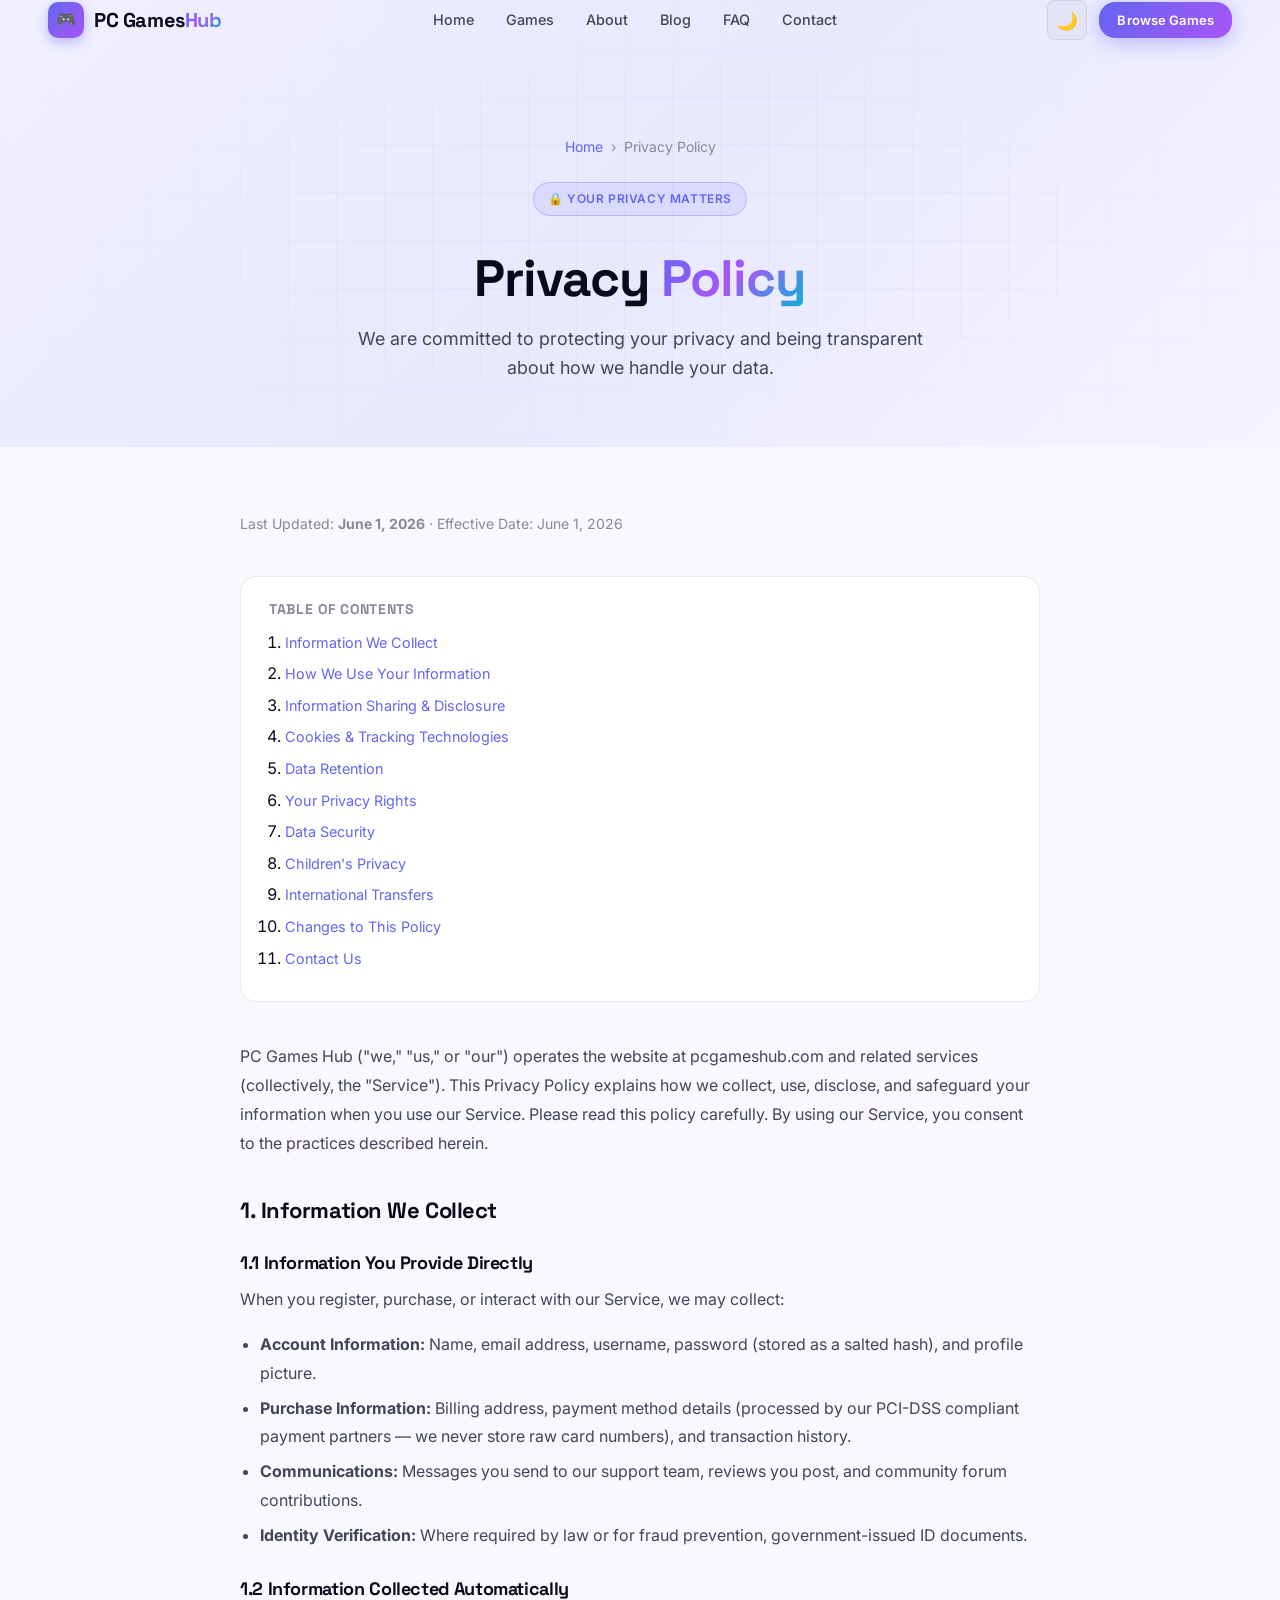
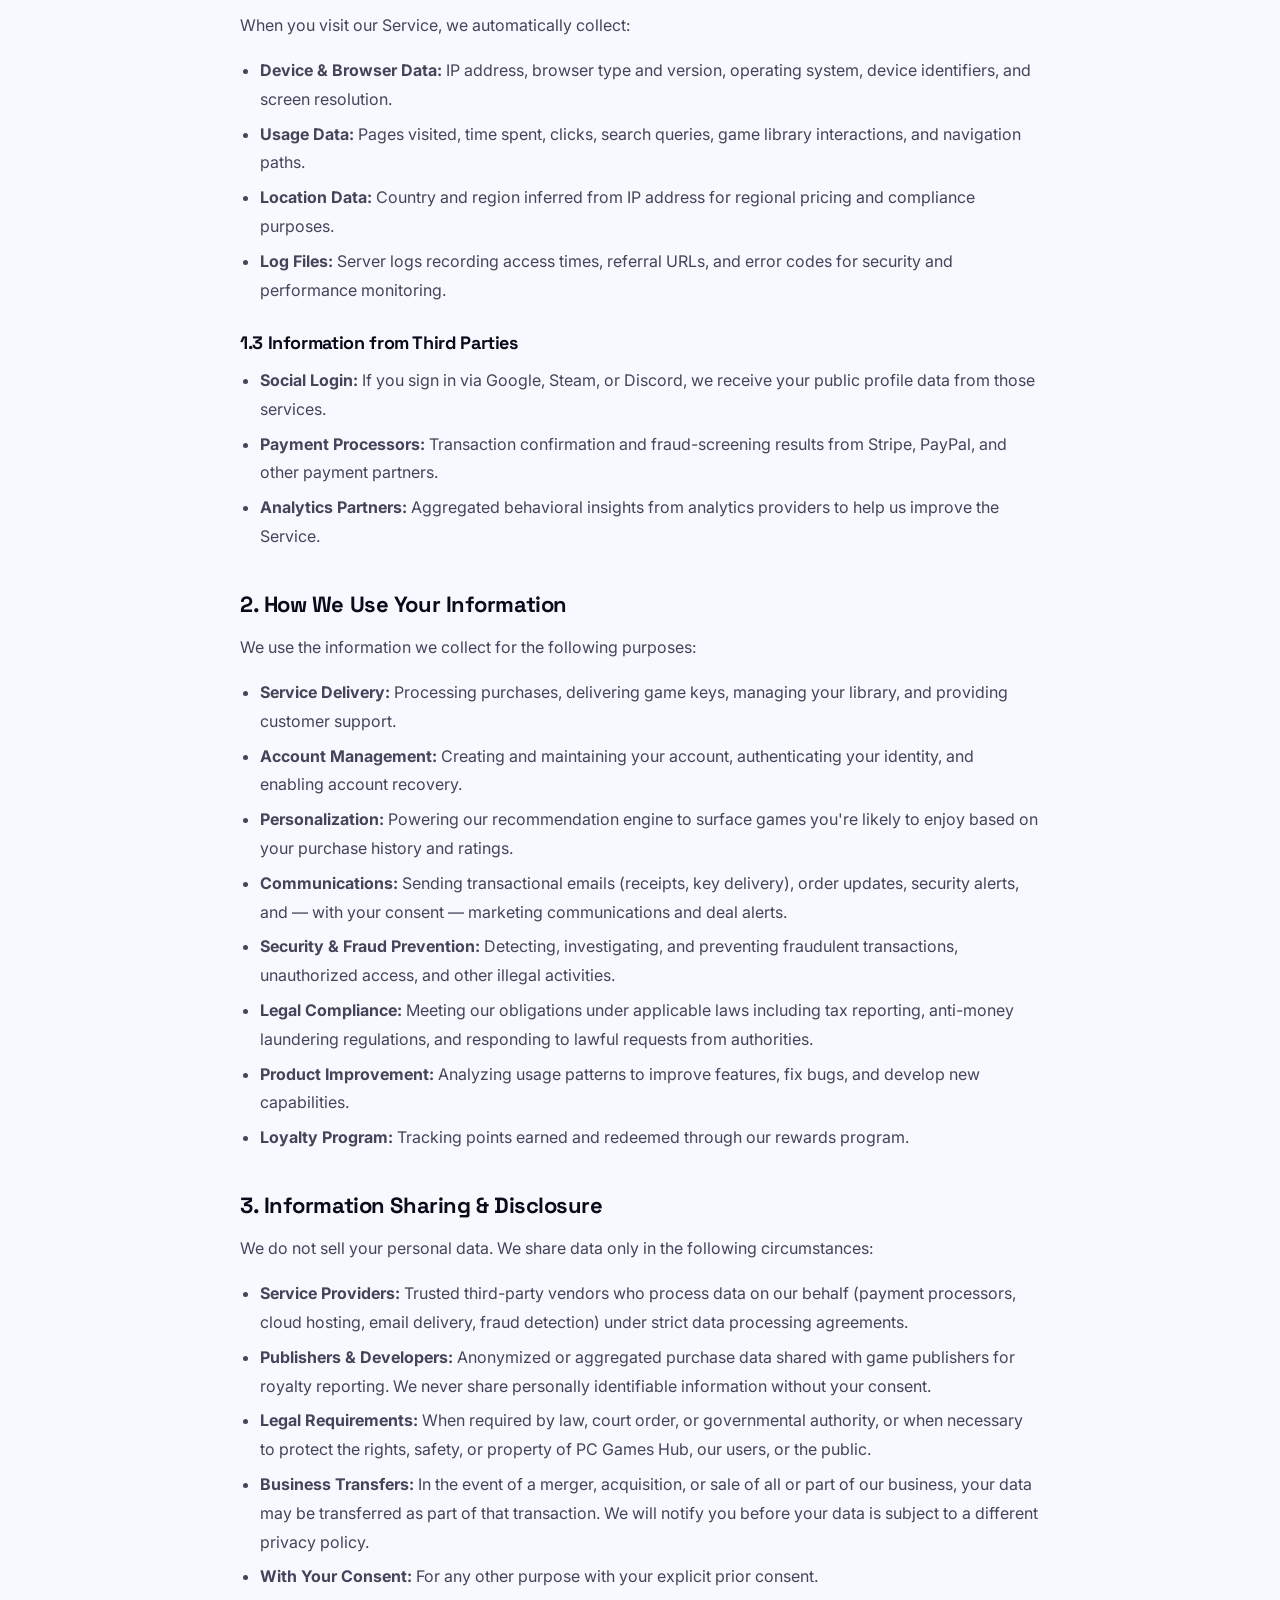
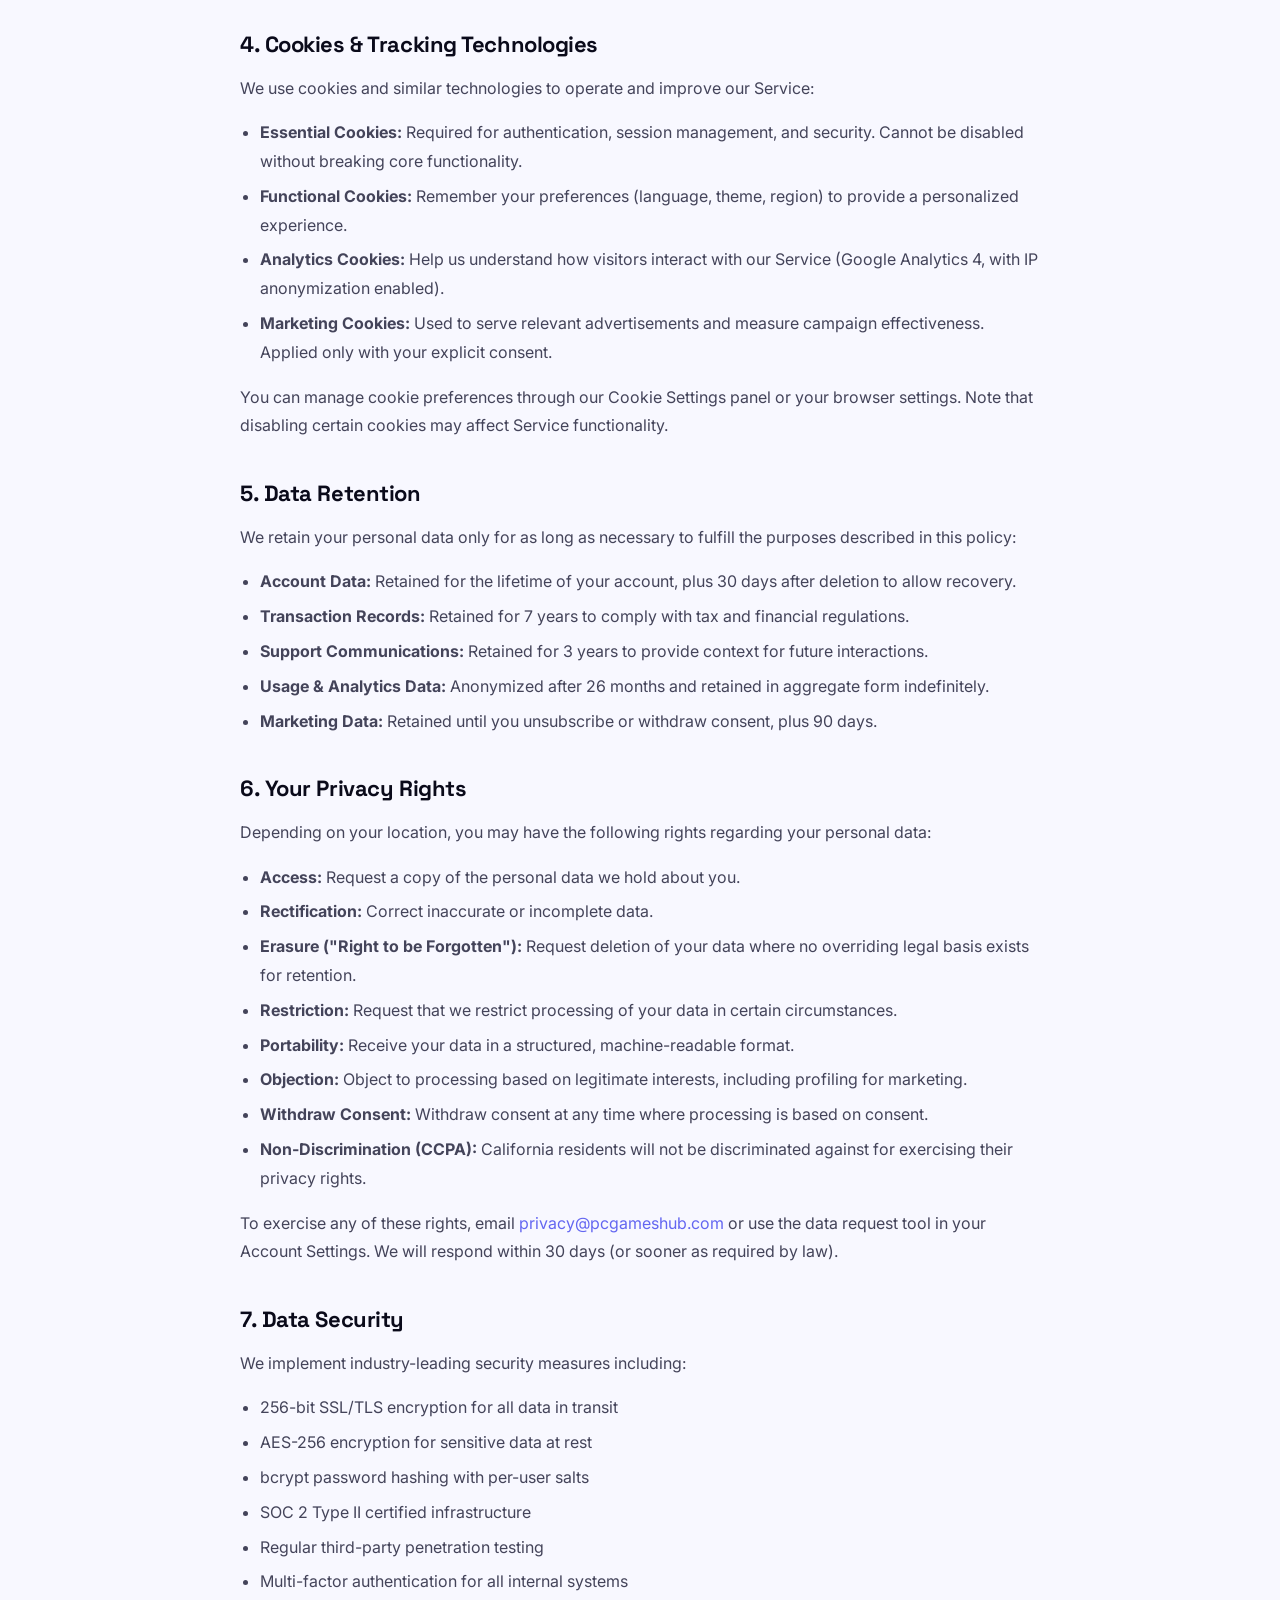
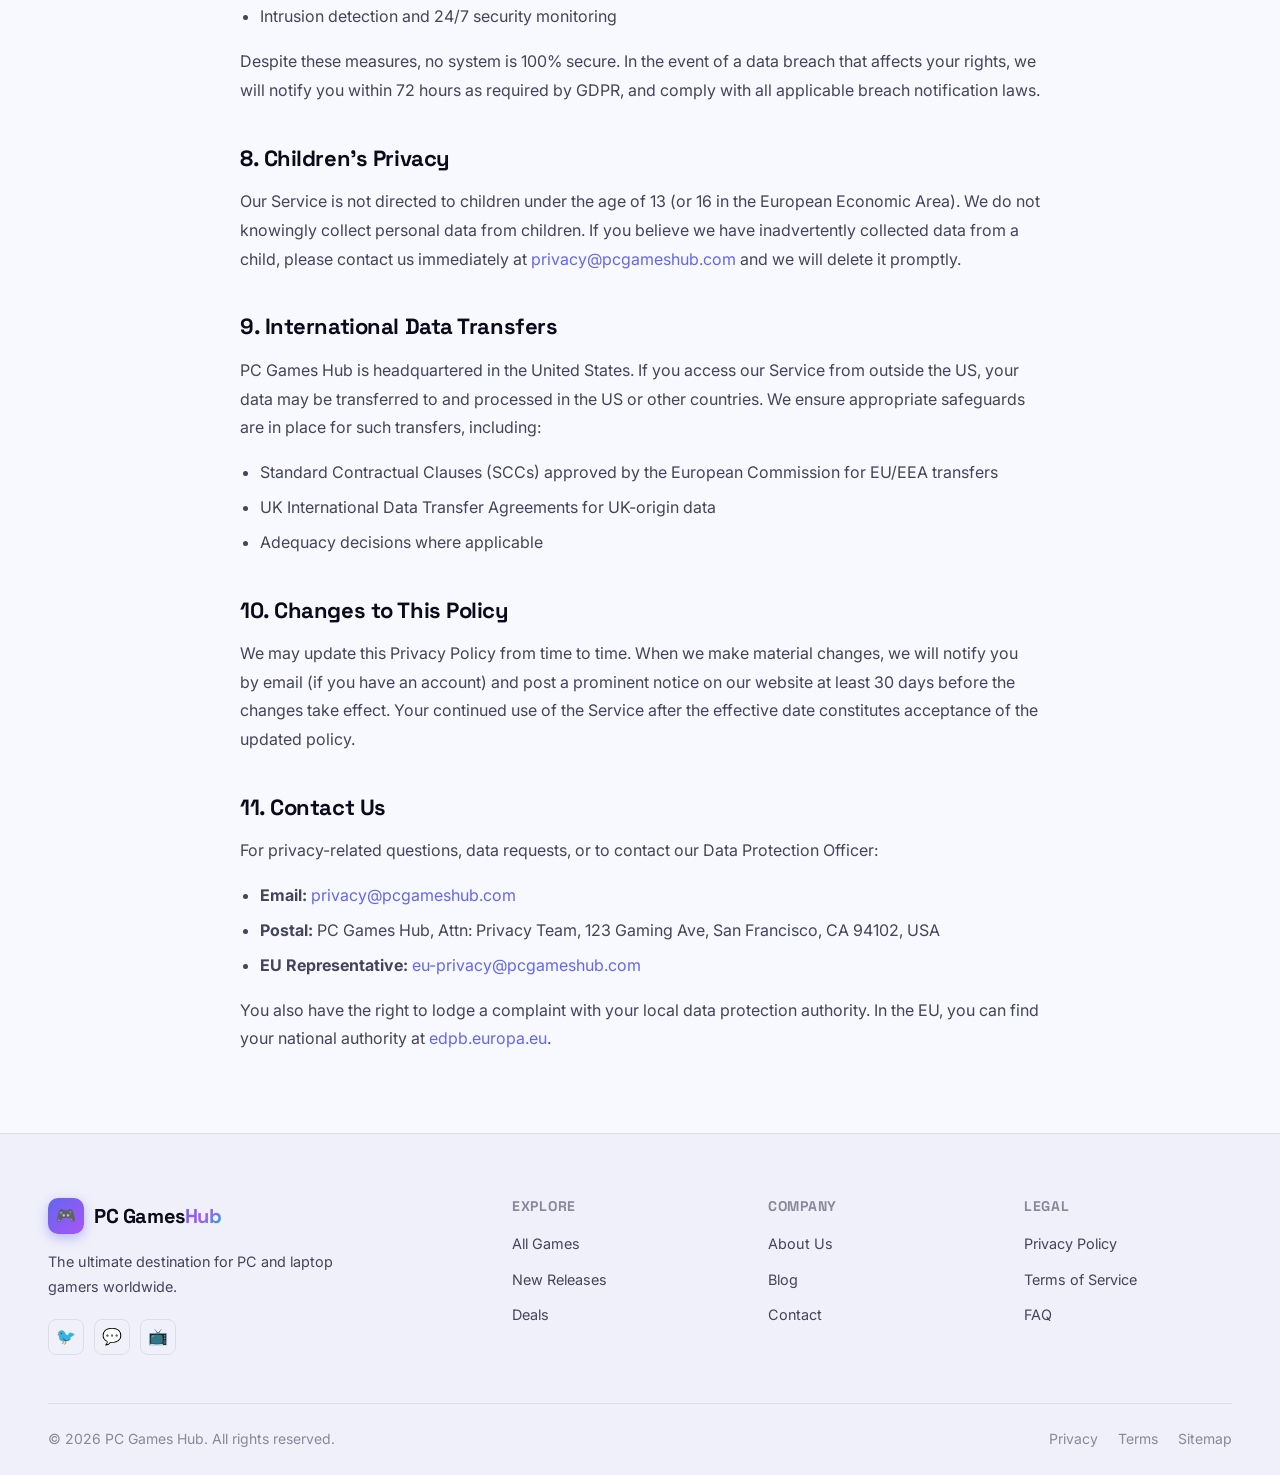
<file: privacy.html>
<!DOCTYPE html>
<html lang="en" data-theme="dark">
<head>
  <meta charset="UTF-8">
  <meta name="viewport" content="width=device-width, initial-scale=1.0">
  <title>Privacy Policy — PC Games Hub</title>
  <meta name="description" content="PC Games Hub Privacy Policy. Learn how we collect, use, and protect your personal data in compliance with GDPR, CCPA, and global privacy standards.">
  <meta name="robots" content="index, follow">
  <link rel="canonical" href="https://pcgameshub.com/privacy.html">
  <link rel="preconnect" href="https://fonts.googleapis.com">
  <link rel="preconnect" href="https://fonts.gstatic.com" crossorigin>
  <link href="https://fonts.googleapis.com/css2?family=Inter:wght@400;500;600;700&family=Space+Grotesk:wght@400;500;600;700;800&display=swap" rel="stylesheet">
  <link rel="stylesheet" href="css/styles.css">
</head>
<body>

<header class="navbar" role="banner">
  <div class="container">
    <nav class="nav-inner" aria-label="Main navigation">
      <a href="index.html" class="nav-logo"><div class="logo-icon">🎮</div><span>PC Games<span class="text-gradient">Hub</span></span></a>
      <ul class="nav-links" role="list">
        <li><a href="index.html">Home</a></li>
        <li><a href="products.html">Games</a></li>
        <li><a href="about.html">About</a></li>
        <li><a href="blog.html">Blog</a></li>
        <li><a href="faq.html">FAQ</a></li>
        <li><a href="contact.html">Contact</a></li>
      </ul>
      <div class="nav-actions">
        <button class="theme-toggle" aria-label="Toggle theme">☀️</button>
        <a href="products.html" class="btn btn-primary btn-sm nav-cta">Browse Games</a>
        <button class="menu-toggle" aria-label="Toggle menu" aria-expanded="false"><span></span><span></span><span></span></button>
      </div>
    </nav>
  </div>
</header>

<main id="main-content">

<section class="page-hero" aria-labelledby="privacy-hero-title">
  <div class="container">
    <div class="breadcrumb"><a href="index.html">Home</a><span class="sep">›</span><span>Privacy Policy</span></div>
    <span class="badge">🔒 Your Privacy Matters</span>
    <h1 id="privacy-hero-title" class="display-2" style="margin-top:16px;">Privacy <span class="text-gradient">Policy</span></h1>
    <p>We are committed to protecting your privacy and being transparent about how we handle your data.</p>
  </div>
</section>

<section class="section-sm">
  <div class="container">
    <div class="legal-content animate-on-scroll">

      <p class="last-updated">Last Updated: <strong>June 1, 2026</strong> · Effective Date: June 1, 2026</p>

      <!-- Table of Contents -->
      <div class="legal-toc">
        <h4>Table of Contents</h4>
        <ol>
          <li><a href="#info-collect">Information We Collect</a></li>
          <li><a href="#how-we-use">How We Use Your Information</a></li>
          <li><a href="#sharing">Information Sharing & Disclosure</a></li>
          <li><a href="#cookies">Cookies & Tracking Technologies</a></li>
          <li><a href="#data-retention">Data Retention</a></li>
          <li><a href="#your-rights">Your Privacy Rights</a></li>
          <li><a href="#security">Data Security</a></li>
          <li><a href="#children">Children's Privacy</a></li>
          <li><a href="#international">International Transfers</a></li>
          <li><a href="#changes">Changes to This Policy</a></li>
          <li><a href="#contact-privacy">Contact Us</a></li>
        </ol>
      </div>

      <p>PC Games Hub ("we," "us," or "our") operates the website at pcgameshub.com and related services (collectively, the "Service"). This Privacy Policy explains how we collect, use, disclose, and safeguard your information when you use our Service. Please read this policy carefully. By using our Service, you consent to the practices described herein.</p>

      <h2 id="info-collect">1. Information We Collect</h2>

      <h3>1.1 Information You Provide Directly</h3>
      <p>When you register, purchase, or interact with our Service, we may collect:</p>
      <ul>
        <li><strong>Account Information:</strong> Name, email address, username, password (stored as a salted hash), and profile picture.</li>
        <li><strong>Purchase Information:</strong> Billing address, payment method details (processed by our PCI-DSS compliant payment partners — we never store raw card numbers), and transaction history.</li>
        <li><strong>Communications:</strong> Messages you send to our support team, reviews you post, and community forum contributions.</li>
        <li><strong>Identity Verification:</strong> Where required by law or for fraud prevention, government-issued ID documents.</li>
      </ul>

      <h3>1.2 Information Collected Automatically</h3>
      <p>When you visit our Service, we automatically collect:</p>
      <ul>
        <li><strong>Device & Browser Data:</strong> IP address, browser type and version, operating system, device identifiers, and screen resolution.</li>
        <li><strong>Usage Data:</strong> Pages visited, time spent, clicks, search queries, game library interactions, and navigation paths.</li>
        <li><strong>Location Data:</strong> Country and region inferred from IP address for regional pricing and compliance purposes.</li>
        <li><strong>Log Files:</strong> Server logs recording access times, referral URLs, and error codes for security and performance monitoring.</li>
      </ul>

      <h3>1.3 Information from Third Parties</h3>
      <ul>
        <li><strong>Social Login:</strong> If you sign in via Google, Steam, or Discord, we receive your public profile data from those services.</li>
        <li><strong>Payment Processors:</strong> Transaction confirmation and fraud-screening results from Stripe, PayPal, and other payment partners.</li>
        <li><strong>Analytics Partners:</strong> Aggregated behavioral insights from analytics providers to help us improve the Service.</li>
      </ul>

      <h2 id="how-we-use">2. How We Use Your Information</h2>
      <p>We use the information we collect for the following purposes:</p>
      <ul>
        <li><strong>Service Delivery:</strong> Processing purchases, delivering game keys, managing your library, and providing customer support.</li>
        <li><strong>Account Management:</strong> Creating and maintaining your account, authenticating your identity, and enabling account recovery.</li>
        <li><strong>Personalization:</strong> Powering our recommendation engine to surface games you're likely to enjoy based on your purchase history and ratings.</li>
        <li><strong>Communications:</strong> Sending transactional emails (receipts, key delivery), order updates, security alerts, and — with your consent — marketing communications and deal alerts.</li>
        <li><strong>Security & Fraud Prevention:</strong> Detecting, investigating, and preventing fraudulent transactions, unauthorized access, and other illegal activities.</li>
        <li><strong>Legal Compliance:</strong> Meeting our obligations under applicable laws including tax reporting, anti-money laundering regulations, and responding to lawful requests from authorities.</li>
        <li><strong>Product Improvement:</strong> Analyzing usage patterns to improve features, fix bugs, and develop new capabilities.</li>
        <li><strong>Loyalty Program:</strong> Tracking points earned and redeemed through our rewards program.</li>
      </ul>

      <h2 id="sharing">3. Information Sharing & Disclosure</h2>
      <p>We do not sell your personal data. We share data only in the following circumstances:</p>
      <ul>
        <li><strong>Service Providers:</strong> Trusted third-party vendors who process data on our behalf (payment processors, cloud hosting, email delivery, fraud detection) under strict data processing agreements.</li>
        <li><strong>Publishers & Developers:</strong> Anonymized or aggregated purchase data shared with game publishers for royalty reporting. We never share personally identifiable information without your consent.</li>
        <li><strong>Legal Requirements:</strong> When required by law, court order, or governmental authority, or when necessary to protect the rights, safety, or property of PC Games Hub, our users, or the public.</li>
        <li><strong>Business Transfers:</strong> In the event of a merger, acquisition, or sale of all or part of our business, your data may be transferred as part of that transaction. We will notify you before your data is subject to a different privacy policy.</li>
        <li><strong>With Your Consent:</strong> For any other purpose with your explicit prior consent.</li>
      </ul>

      <h2 id="cookies">4. Cookies & Tracking Technologies</h2>
      <p>We use cookies and similar technologies to operate and improve our Service:</p>
      <ul>
        <li><strong>Essential Cookies:</strong> Required for authentication, session management, and security. Cannot be disabled without breaking core functionality.</li>
        <li><strong>Functional Cookies:</strong> Remember your preferences (language, theme, region) to provide a personalized experience.</li>
        <li><strong>Analytics Cookies:</strong> Help us understand how visitors interact with our Service (Google Analytics 4, with IP anonymization enabled).</li>
        <li><strong>Marketing Cookies:</strong> Used to serve relevant advertisements and measure campaign effectiveness. Applied only with your explicit consent.</li>
      </ul>
      <p>You can manage cookie preferences through our Cookie Settings panel or your browser settings. Note that disabling certain cookies may affect Service functionality.</p>

      <h2 id="data-retention">5. Data Retention</h2>
      <p>We retain your personal data only for as long as necessary to fulfill the purposes described in this policy:</p>
      <ul>
        <li><strong>Account Data:</strong> Retained for the lifetime of your account, plus 30 days after deletion to allow recovery.</li>
        <li><strong>Transaction Records:</strong> Retained for 7 years to comply with tax and financial regulations.</li>
        <li><strong>Support Communications:</strong> Retained for 3 years to provide context for future interactions.</li>
        <li><strong>Usage & Analytics Data:</strong> Anonymized after 26 months and retained in aggregate form indefinitely.</li>
        <li><strong>Marketing Data:</strong> Retained until you unsubscribe or withdraw consent, plus 90 days.</li>
      </ul>

      <h2 id="your-rights">6. Your Privacy Rights</h2>
      <p>Depending on your location, you may have the following rights regarding your personal data:</p>
      <ul>
        <li><strong>Access:</strong> Request a copy of the personal data we hold about you.</li>
        <li><strong>Rectification:</strong> Correct inaccurate or incomplete data.</li>
        <li><strong>Erasure ("Right to be Forgotten"):</strong> Request deletion of your data where no overriding legal basis exists for retention.</li>
        <li><strong>Restriction:</strong> Request that we restrict processing of your data in certain circumstances.</li>
        <li><strong>Portability:</strong> Receive your data in a structured, machine-readable format.</li>
        <li><strong>Objection:</strong> Object to processing based on legitimate interests, including profiling for marketing.</li>
        <li><strong>Withdraw Consent:</strong> Withdraw consent at any time where processing is based on consent.</li>
        <li><strong>Non-Discrimination (CCPA):</strong> California residents will not be discriminated against for exercising their privacy rights.</li>
      </ul>
      <p>To exercise any of these rights, email <a href="mailto:privacy@pcgameshub.com">privacy@pcgameshub.com</a> or use the data request tool in your Account Settings. We will respond within 30 days (or sooner as required by law).</p>

      <h2 id="security">7. Data Security</h2>
      <p>We implement industry-leading security measures including:</p>
      <ul>
        <li>256-bit SSL/TLS encryption for all data in transit</li>
        <li>AES-256 encryption for sensitive data at rest</li>
        <li>bcrypt password hashing with per-user salts</li>
        <li>SOC 2 Type II certified infrastructure</li>
        <li>Regular third-party penetration testing</li>
        <li>Multi-factor authentication for all internal systems</li>
        <li>Intrusion detection and 24/7 security monitoring</li>
      </ul>
      <p>Despite these measures, no system is 100% secure. In the event of a data breach that affects your rights, we will notify you within 72 hours as required by GDPR, and comply with all applicable breach notification laws.</p>

      <h2 id="children">8. Children's Privacy</h2>
      <p>Our Service is not directed to children under the age of 13 (or 16 in the European Economic Area). We do not knowingly collect personal data from children. If you believe we have inadvertently collected data from a child, please contact us immediately at <a href="mailto:privacy@pcgameshub.com">privacy@pcgameshub.com</a> and we will delete it promptly.</p>

      <h2 id="international">9. International Data Transfers</h2>
      <p>PC Games Hub is headquartered in the United States. If you access our Service from outside the US, your data may be transferred to and processed in the US or other countries. We ensure appropriate safeguards are in place for such transfers, including:</p>
      <ul>
        <li>Standard Contractual Clauses (SCCs) approved by the European Commission for EU/EEA transfers</li>
        <li>UK International Data Transfer Agreements for UK-origin data</li>
        <li>Adequacy decisions where applicable</li>
      </ul>

      <h2 id="changes">10. Changes to This Policy</h2>
      <p>We may update this Privacy Policy from time to time. When we make material changes, we will notify you by email (if you have an account) and post a prominent notice on our website at least 30 days before the changes take effect. Your continued use of the Service after the effective date constitutes acceptance of the updated policy.</p>

      <h2 id="contact-privacy">11. Contact Us</h2>
      <p>For privacy-related questions, data requests, or to contact our Data Protection Officer:</p>
      <ul>
        <li><strong>Email:</strong> <a href="mailto:privacy@pcgameshub.com">privacy@pcgameshub.com</a></li>
        <li><strong>Postal:</strong> PC Games Hub, Attn: Privacy Team, 123 Gaming Ave, San Francisco, CA 94102, USA</li>
        <li><strong>EU Representative:</strong> <a href="mailto:eu-privacy@pcgameshub.com">eu-privacy@pcgameshub.com</a></li>
      </ul>
      <p>You also have the right to lodge a complaint with your local data protection authority. In the EU, you can find your national authority at <a href="https://edpb.europa.eu" target="_blank" rel="noopener noreferrer">edpb.europa.eu</a>.</p>

    </div>
  </div>
</section>

</main>

<footer class="footer" role="contentinfo">
  <div class="container">
    <div class="footer-top">
      <div class="footer-brand"><a href="index.html" class="nav-logo"><div class="logo-icon">🎮</div><span>PC Games<span class="text-gradient">Hub</span></span></a><p>The ultimate destination for PC and laptop gamers worldwide.</p><div class="social-links"><a href="#" class="social-link" aria-label="Twitter">🐦</a><a href="#" class="social-link" aria-label="Discord">💬</a><a href="#" class="social-link" aria-label="YouTube">📺</a></div></div>
      <div class="footer-col"><h4>Explore</h4><ul><li><a href="products.html">All Games</a></li><li><a href="products.html">New Releases</a></li><li><a href="products.html">Deals</a></li></ul></div>
      <div class="footer-col"><h4>Company</h4><ul><li><a href="about.html">About Us</a></li><li><a href="blog.html">Blog</a></li><li><a href="contact.html">Contact</a></li></ul></div>
      <div class="footer-col"><h4>Legal</h4><ul><li><a href="privacy.html">Privacy Policy</a></li><li><a href="terms.html">Terms of Service</a></li><li><a href="faq.html">FAQ</a></li></ul></div>
    </div>
    <div class="footer-bottom">
      <p>© 2026 PC Games Hub. All rights reserved.</p>
      <div class="footer-bottom-links"><a href="privacy.html">Privacy</a><a href="terms.html">Terms</a><a href="sitemap.xml">Sitemap</a></div>
    </div>
  </div>
</footer>

<button class="back-to-top" aria-label="Back to top">↑</button>
<script src="js/main.js" defer></script>
</body>
</html>
</file>
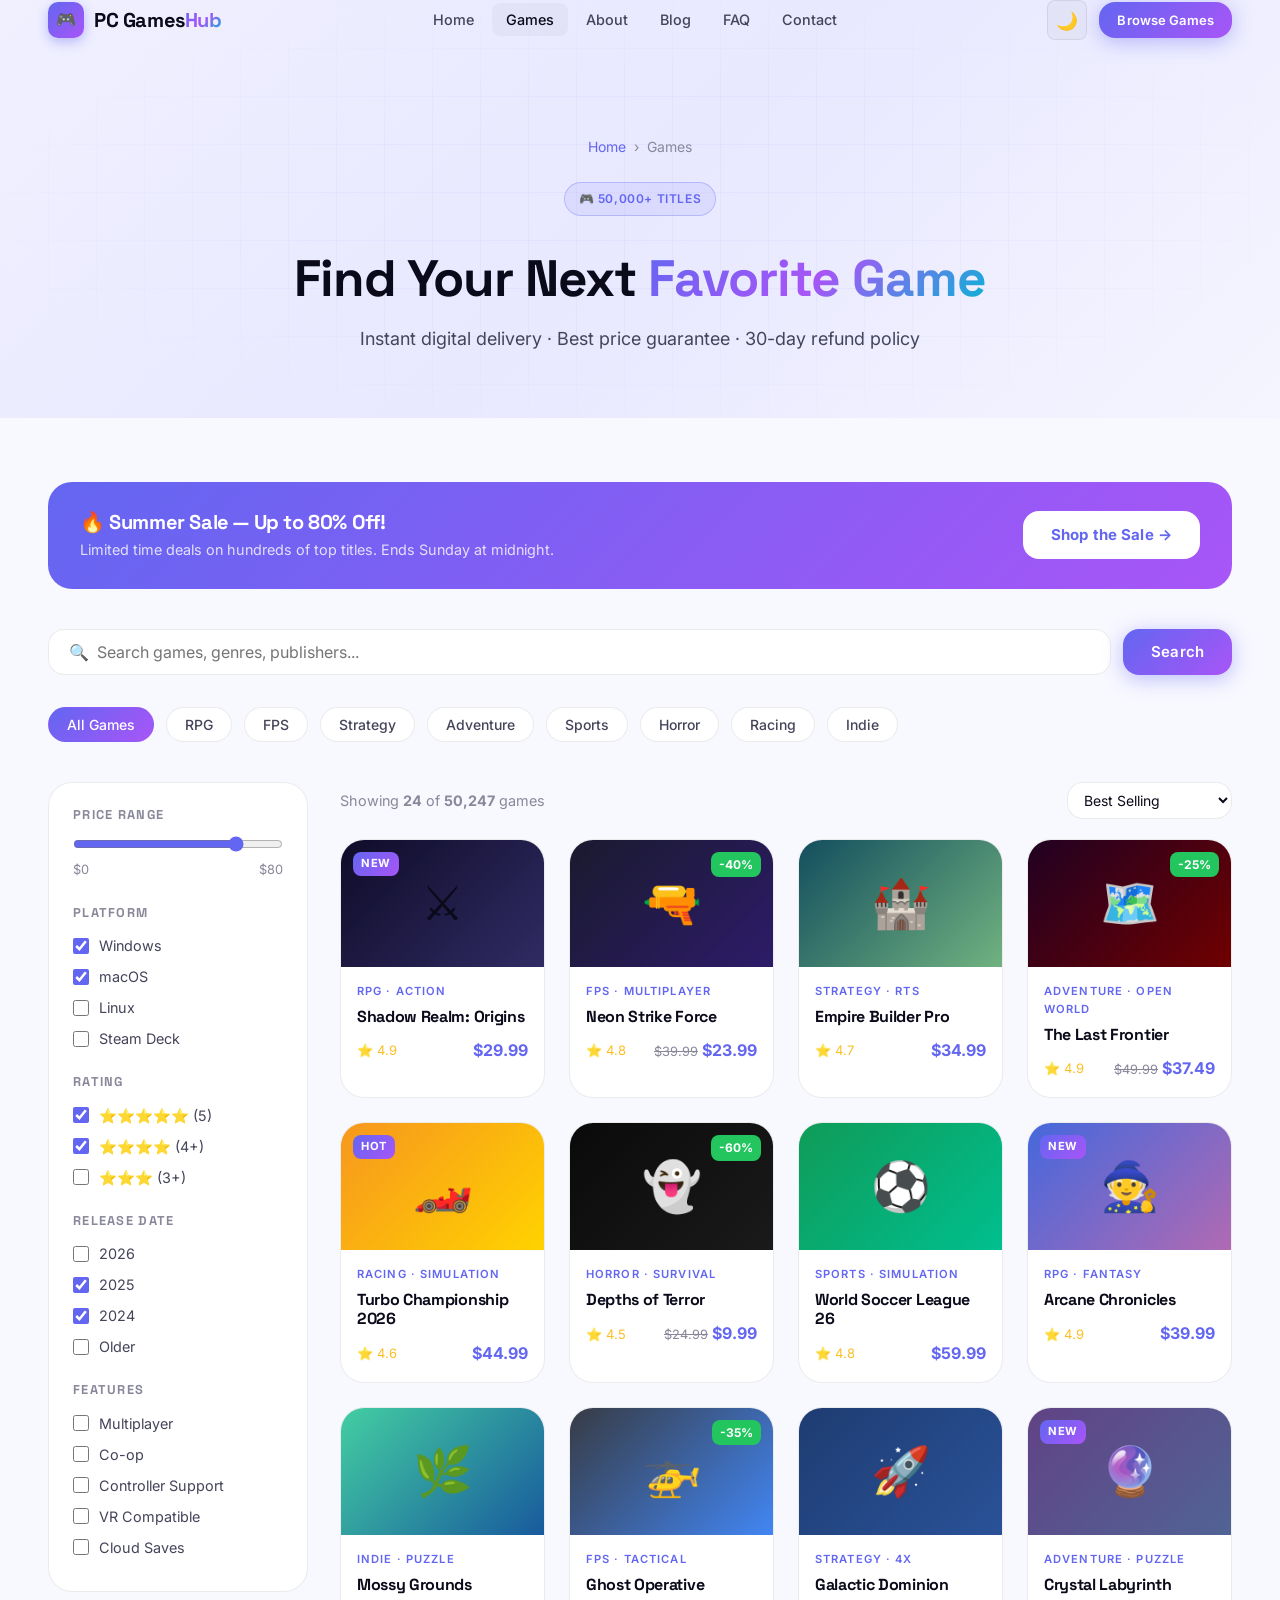
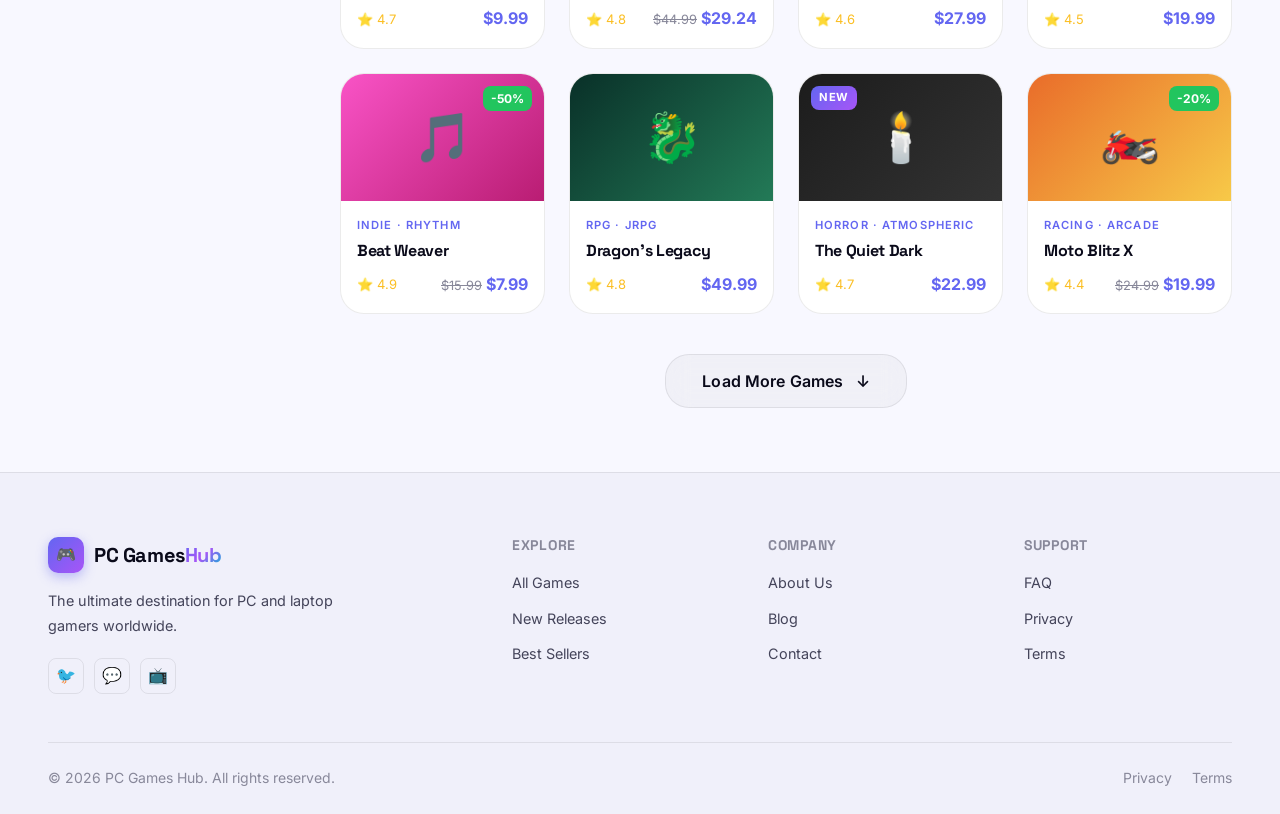
<file: products.html>
<!DOCTYPE html>
<html lang="en" data-theme="dark">
<head>
  <meta charset="UTF-8">
  <meta name="viewport" content="width=device-width, initial-scale=1.0">
  <title>PC & Laptop Games — Browse 50,000+ Titles | PC Games Hub</title>
  <meta name="description" content="Browse our massive library of 50,000+ PC and laptop games. Filter by genre, price, and rating. Best prices guaranteed with instant digital delivery.">
  <meta name="robots" content="index, follow">
  <link rel="canonical" href="https://pcgameshub.com/products.html">
  <meta property="og:title" content="Browse 50,000+ PC Games — PC Games Hub">
  <meta property="og:description" content="Find your next favorite game. 50,000+ titles with instant digital delivery and best price guarantee.">
  <meta property="og:type" content="website">
  <script type="application/ld+json">
  {"@context":"https://schema.org","@type":"ItemList","name":"PC Games Catalog","description":"Browse our library of 50,000+ PC and laptop games","url":"https://pcgameshub.com/products.html"}
  </script>
  <link rel="preconnect" href="https://fonts.googleapis.com">
  <link rel="preconnect" href="https://fonts.gstatic.com" crossorigin>
  <link href="https://fonts.googleapis.com/css2?family=Inter:wght@400;500;600;700&family=Space+Grotesk:wght@400;500;600;700;800&display=swap" rel="stylesheet">
  <link rel="stylesheet" href="css/styles.css">
  <style>
    .search-bar { display:flex; gap:12px; margin-bottom:32px; }
    .search-bar input { flex:1; padding:12px 20px; border-radius:var(--radius-md); border:1px solid var(--border); background:var(--bg-card); color:var(--text-primary); font-size:1rem; transition:var(--transition); }
    .search-bar input:focus { outline:none; border-color:var(--accent-1); box-shadow:0 0 0 3px var(--accent-glow); }
    .sidebar { width:260px; flex-shrink:0; }
    .products-layout { display:flex; gap:32px; align-items:flex-start; }
    .products-main { flex:1; min-width:0; }
    @media(max-width:900px){ .sidebar{display:none;} }
    .filter-panel { background:var(--bg-card); border:1px solid var(--border); border-radius:var(--radius-lg); padding:24px; position:sticky; top:88px; }
    .filter-panel h3 { font-size:0.8rem; font-weight:700; letter-spacing:0.1em; text-transform:uppercase; color:var(--text-muted); margin-bottom:14px; }
    .filter-check { display:flex; align-items:center; gap:10px; margin-bottom:8px; cursor:pointer; font-size:0.9rem; color:var(--text-secondary); }
    .filter-check input[type=checkbox] { accent-color:var(--accent-1); width:16px; height:16px; cursor:pointer; }
    .filter-check:hover { color:var(--text-primary); }
    .price-range { display:flex; flex-direction:column; gap:8px; }
    .price-range input[type=range] { width:100%; accent-color:var(--accent-1); }
    .price-range .price-labels { display:flex; justify-content:space-between; font-size:0.8rem; color:var(--text-muted); }
    .results-meta { display:flex; align-items:center; justify-content:space-between; margin-bottom:20px; }
    .results-meta span { font-size:0.9rem; color:var(--text-muted); }
    .sort-select { padding:8px 12px; border-radius:var(--radius-md); border:1px solid var(--border); background:var(--bg-card); color:var(--text-primary); font-size:0.875rem; cursor:pointer; }
    .sort-select:focus { outline:none; border-color:var(--accent-1); }
    .load-more { display:flex; justify-content:center; margin-top:40px; }
    .special-banner { background:var(--gradient-btn); border-radius:var(--radius-lg); padding:28px 32px; display:flex; align-items:center; justify-content:space-between; gap:24px; margin-bottom:40px; flex-wrap:wrap; }
    .special-banner h3 { color:#fff; font-size:1.25rem; }
    .special-banner p { color:rgba(255,255,255,0.8); font-size:0.9rem; margin-top:4px; }
  </style>
</head>
<body>

<header class="navbar" role="banner">
  <div class="container">
    <nav class="nav-inner" aria-label="Main navigation">
      <a href="index.html" class="nav-logo"><div class="logo-icon">🎮</div><span>PC Games<span class="text-gradient">Hub</span></span></a>
      <ul class="nav-links" role="list">
        <li><a href="index.html">Home</a></li>
        <li><a href="products.html" class="active">Games</a></li>
        <li><a href="about.html">About</a></li>
        <li><a href="blog.html">Blog</a></li>
        <li><a href="faq.html">FAQ</a></li>
        <li><a href="contact.html">Contact</a></li>
      </ul>
      <div class="nav-actions">
        <button class="theme-toggle" aria-label="Toggle theme">☀️</button>
        <a href="products.html" class="btn btn-primary btn-sm nav-cta">Browse Games</a>
        <button class="menu-toggle" aria-label="Toggle menu" aria-expanded="false"><span></span><span></span><span></span></button>
      </div>
    </nav>
  </div>
</header>

<main id="main-content">

<section class="page-hero" aria-labelledby="products-hero-title">
  <div class="container">
    <div class="breadcrumb"><a href="index.html">Home</a><span class="sep">›</span><span>Games</span></div>
    <span class="badge">🎮 50,000+ Titles</span>
    <h1 id="products-hero-title" class="display-2" style="margin-top:16px;">Find Your Next <span class="text-gradient">Favorite Game</span></h1>
    <p>Instant digital delivery · Best price guarantee · 30-day refund policy</p>
  </div>
</section>

<section class="section-sm">
  <div class="container">

    <!-- Special Banner -->
    <div class="special-banner animate-on-scroll">
      <div>
        <h3>🔥 Summer Sale — Up to 80% Off!</h3>
        <p>Limited time deals on hundreds of top titles. Ends Sunday at midnight.</p>
      </div>
      <a href="#" class="btn btn-white">Shop the Sale →</a>
    </div>

    <!-- Search -->
    <div class="search-bar animate-on-scroll">
      <input type="search" placeholder="🔍  Search games, genres, publishers..." aria-label="Search games">
      <button class="btn btn-primary">Search</button>
    </div>

    <!-- Filter Bar (mobile) -->
    <div class="filter-bar animate-on-scroll" role="group" aria-label="Filter by genre">
      <button class="filter-btn active" data-filter="all">All Games</button>
      <button class="filter-btn" data-filter="rpg">RPG</button>
      <button class="filter-btn" data-filter="fps">FPS</button>
      <button class="filter-btn" data-filter="strategy">Strategy</button>
      <button class="filter-btn" data-filter="adventure">Adventure</button>
      <button class="filter-btn" data-filter="sports">Sports</button>
      <button class="filter-btn" data-filter="horror">Horror</button>
      <button class="filter-btn" data-filter="racing">Racing</button>
      <button class="filter-btn" data-filter="indie">Indie</button>
    </div>

    <div class="products-layout">
      <!-- Sidebar -->
      <aside class="sidebar" aria-label="Filters">
        <div class="filter-panel">
          <h3>Price Range</h3>
          <div class="price-range" style="margin-bottom:24px;">
            <input type="range" min="0" max="100" value="80" id="price-range">
            <div class="price-labels"><span>$0</span><span id="price-val">$80</span></div>
          </div>

          <h3>Platform</h3>
          <div style="margin-bottom:24px;">
            <label class="filter-check"><input type="checkbox" checked> Windows</label>
            <label class="filter-check"><input type="checkbox" checked> macOS</label>
            <label class="filter-check"><input type="checkbox"> Linux</label>
            <label class="filter-check"><input type="checkbox"> Steam Deck</label>
          </div>

          <h3>Rating</h3>
          <div style="margin-bottom:24px;">
            <label class="filter-check"><input type="checkbox" checked> ⭐⭐⭐⭐⭐ (5)</label>
            <label class="filter-check"><input type="checkbox" checked> ⭐⭐⭐⭐ (4+)</label>
            <label class="filter-check"><input type="checkbox"> ⭐⭐⭐ (3+)</label>
          </div>

          <h3>Release Date</h3>
          <div style="margin-bottom:24px;">
            <label class="filter-check"><input type="checkbox"> 2026</label>
            <label class="filter-check"><input type="checkbox" checked> 2025</label>
            <label class="filter-check"><input type="checkbox" checked> 2024</label>
            <label class="filter-check"><input type="checkbox"> Older</label>
          </div>

          <h3>Features</h3>
          <div>
            <label class="filter-check"><input type="checkbox"> Multiplayer</label>
            <label class="filter-check"><input type="checkbox"> Co-op</label>
            <label class="filter-check"><input type="checkbox"> Controller Support</label>
            <label class="filter-check"><input type="checkbox"> VR Compatible</label>
            <label class="filter-check"><input type="checkbox"> Cloud Saves</label>
          </div>
        </div>
      </aside>

      <!-- Main Grid -->
      <div class="products-main">
        <div class="results-meta">
          <span>Showing <strong>24</strong> of <strong>50,247</strong> games</span>
          <select class="sort-select" aria-label="Sort games">
            <option>Best Selling</option>
            <option>Newest First</option>
            <option>Price: Low to High</option>
            <option>Price: High to Low</option>
            <option>Highest Rated</option>
            <option>Biggest Discount</option>
          </select>
        </div>

        <div class="games-grid">


          <!-- Game cards -->
          <article class="game-card animate-on-scroll" data-category="rpg">
            <div class="game-card-thumb" style="background:linear-gradient(135deg,#0f0c29,#302b63)">⚔️<span class="new-badge">NEW</span></div>
            <div class="game-card-info"><p class="game-card-genre">RPG · Action</p><h3>Shadow Realm: Origins</h3><div class="game-card-meta"><span class="game-card-rating">⭐ 4.9</span><span class="game-card-price">$29.99</span></div></div>
          </article>

          <article class="game-card animate-on-scroll animate-delay-1" data-category="fps">
            <div class="game-card-thumb" style="background:linear-gradient(135deg,#1a1a2e,#2d1b69)">🔫<span class="discount">-40%</span></div>
            <div class="game-card-info"><p class="game-card-genre">FPS · Multiplayer</p><h3>Neon Strike Force</h3><div class="game-card-meta"><span class="game-card-rating">⭐ 4.8</span><span class="game-card-price"><span class="original">$39.99</span>$23.99</span></div></div>
          </article>

          <article class="game-card animate-on-scroll animate-delay-2" data-category="strategy">
            <div class="game-card-thumb" style="background:linear-gradient(135deg,#134e5e,#71b280)">🏰</div>
            <div class="game-card-info"><p class="game-card-genre">Strategy · RTS</p><h3>Empire Builder Pro</h3><div class="game-card-meta"><span class="game-card-rating">⭐ 4.7</span><span class="game-card-price">$34.99</span></div></div>
          </article>

          <article class="game-card animate-on-scroll animate-delay-3" data-category="adventure">
            <div class="game-card-thumb" style="background:linear-gradient(135deg,#200122,#6f0000)">🗺️<span class="discount">-25%</span></div>
            <div class="game-card-info"><p class="game-card-genre">Adventure · Open World</p><h3>The Last Frontier</h3><div class="game-card-meta"><span class="game-card-rating">⭐ 4.9</span><span class="game-card-price"><span class="original">$49.99</span>$37.49</span></div></div>
          </article>

          <article class="game-card animate-on-scroll" data-category="racing">
            <div class="game-card-thumb" style="background:linear-gradient(135deg,#f7971e,#ffd200)">🏎️<span class="new-badge">HOT</span></div>
            <div class="game-card-info"><p class="game-card-genre">Racing · Simulation</p><h3>Turbo Championship 2026</h3><div class="game-card-meta"><span class="game-card-rating">⭐ 4.6</span><span class="game-card-price">$44.99</span></div></div>
          </article>

          <article class="game-card animate-on-scroll animate-delay-1" data-category="horror">
            <div class="game-card-thumb" style="background:linear-gradient(135deg,#0a0a0a,#1a1a1a)">👻<span class="discount">-60%</span></div>
            <div class="game-card-info"><p class="game-card-genre">Horror · Survival</p><h3>Depths of Terror</h3><div class="game-card-meta"><span class="game-card-rating">⭐ 4.5</span><span class="game-card-price"><span class="original">$24.99</span>$9.99</span></div></div>
          </article>

          <article class="game-card animate-on-scroll animate-delay-2" data-category="sports">
            <div class="game-card-thumb" style="background:linear-gradient(135deg,#0f9b58,#00bf8f)">⚽</div>
            <div class="game-card-info"><p class="game-card-genre">Sports · Simulation</p><h3>World Soccer League 26</h3><div class="game-card-meta"><span class="game-card-rating">⭐ 4.8</span><span class="game-card-price">$59.99</span></div></div>
          </article>

          <article class="game-card animate-on-scroll animate-delay-3" data-category="rpg">
            <div class="game-card-thumb" style="background:linear-gradient(135deg,#4568dc,#b06ab3)">🧙<span class="new-badge">NEW</span></div>
            <div class="game-card-info"><p class="game-card-genre">RPG · Fantasy</p><h3>Arcane Chronicles</h3><div class="game-card-meta"><span class="game-card-rating">⭐ 4.9</span><span class="game-card-price">$39.99</span></div></div>
          </article>

          <article class="game-card animate-on-scroll" data-category="indie">
            <div class="game-card-thumb" style="background:linear-gradient(135deg,#43cea2,#185a9d)">🌿</div>
            <div class="game-card-info"><p class="game-card-genre">Indie · Puzzle</p><h3>Mossy Grounds</h3><div class="game-card-meta"><span class="game-card-rating">⭐ 4.7</span><span class="game-card-price">$9.99</span></div></div>
          </article>

          <article class="game-card animate-on-scroll animate-delay-1" data-category="fps">
            <div class="game-card-thumb" style="background:linear-gradient(135deg,#373b44,#4286f4)">🚁<span class="discount">-35%</span></div>
            <div class="game-card-info"><p class="game-card-genre">FPS · Tactical</p><h3>Ghost Operative</h3><div class="game-card-meta"><span class="game-card-rating">⭐ 4.8</span><span class="game-card-price"><span class="original">$44.99</span>$29.24</span></div></div>
          </article>

          <article class="game-card animate-on-scroll animate-delay-2" data-category="strategy">
            <div class="game-card-thumb" style="background:linear-gradient(135deg,#1e3c72,#2a5298)">🚀</div>
            <div class="game-card-info"><p class="game-card-genre">Strategy · 4X</p><h3>Galactic Dominion</h3><div class="game-card-meta"><span class="game-card-rating">⭐ 4.6</span><span class="game-card-price">$27.99</span></div></div>
          </article>

          <article class="game-card animate-on-scroll animate-delay-3" data-category="adventure">
            <div class="game-card-thumb" style="background:linear-gradient(135deg,#614385,#516395)">🔮<span class="new-badge">NEW</span></div>
            <div class="game-card-info"><p class="game-card-genre">Adventure · Puzzle</p><h3>Crystal Labyrinth</h3><div class="game-card-meta"><span class="game-card-rating">⭐ 4.5</span><span class="game-card-price">$19.99</span></div></div>
          </article>

          <article class="game-card animate-on-scroll" data-category="indie">
            <div class="game-card-thumb" style="background:linear-gradient(135deg,#f953c6,#b91d73)">🎵<span class="discount">-50%</span></div>
            <div class="game-card-info"><p class="game-card-genre">Indie · Rhythm</p><h3>Beat Weaver</h3><div class="game-card-meta"><span class="game-card-rating">⭐ 4.9</span><span class="game-card-price"><span class="original">$15.99</span>$7.99</span></div></div>
          </article>

          <article class="game-card animate-on-scroll animate-delay-1" data-category="rpg">
            <div class="game-card-thumb" style="background:linear-gradient(135deg,#093028,#237a57)">🐉</div>
            <div class="game-card-info"><p class="game-card-genre">RPG · JRPG</p><h3>Dragon's Legacy</h3><div class="game-card-meta"><span class="game-card-rating">⭐ 4.8</span><span class="game-card-price">$49.99</span></div></div>
          </article>

          <article class="game-card animate-on-scroll animate-delay-2" data-category="horror">
            <div class="game-card-thumb" style="background:linear-gradient(135deg,#1c1c1c,#333)">🕯️<span class="new-badge">NEW</span></div>
            <div class="game-card-info"><p class="game-card-genre">Horror · Atmospheric</p><h3>The Quiet Dark</h3><div class="game-card-meta"><span class="game-card-rating">⭐ 4.7</span><span class="game-card-price">$22.99</span></div></div>
          </article>

          <article class="game-card animate-on-scroll animate-delay-3" data-category="racing">
            <div class="game-card-thumb" style="background:linear-gradient(135deg,#e96c2a,#f7c948)">🏍️<span class="discount">-20%</span></div>
            <div class="game-card-info"><p class="game-card-genre">Racing · Arcade</p><h3>Moto Blitz X</h3><div class="game-card-meta"><span class="game-card-rating">⭐ 4.4</span><span class="game-card-price"><span class="original">$24.99</span>$19.99</span></div></div>
          </article>
        </div>

        <div class="load-more">
          <button class="btn btn-secondary btn-lg" id="load-more-btn">
            Load More Games <span style="margin-left:4px;">↓</span>
          </button>
        </div>
      </div>
    </div>
  </div>
</section>

</main>

<footer class="footer" role="contentinfo">
  <div class="container">
    <div class="footer-top">
      <div class="footer-brand">
        <a href="index.html" class="nav-logo"><div class="logo-icon">🎮</div><span>PC Games<span class="text-gradient">Hub</span></span></a>
        <p>The ultimate destination for PC and laptop gamers worldwide.</p>
        <div class="social-links"><a href="#" class="social-link" aria-label="Twitter">🐦</a><a href="#" class="social-link" aria-label="Discord">💬</a><a href="#" class="social-link" aria-label="YouTube">📺</a></div>
      </div>
      <div class="footer-col"><h4>Explore</h4><ul><li><a href="products.html">All Games</a></li><li><a href="products.html">New Releases</a></li><li><a href="products.html">Best Sellers</a></li></ul></div>
      <div class="footer-col"><h4>Company</h4><ul><li><a href="about.html">About Us</a></li><li><a href="blog.html">Blog</a></li><li><a href="contact.html">Contact</a></li></ul></div>
      <div class="footer-col"><h4>Support</h4><ul><li><a href="faq.html">FAQ</a></li><li><a href="privacy.html">Privacy</a></li><li><a href="terms.html">Terms</a></li></ul></div>
    </div>
    <div class="footer-bottom">
      <p>© 2026 PC Games Hub. All rights reserved.</p>
      <div class="footer-bottom-links"><a href="privacy.html">Privacy</a><a href="terms.html">Terms</a></div>
    </div>
  </div>
</footer>

<button class="back-to-top" aria-label="Back to top">↑</button>
<script src="js/main.js" defer></script>
<script>
  // Price range
  const range = document.getElementById('price-range');
  const val = document.getElementById('price-val');
  if(range) range.addEventListener('input', () => val.textContent = '$' + range.value);
  
  // Load more simulation
  document.getElementById('load-more-btn')?.addEventListener('click', function(){
    this.textContent = 'Loading...';
    setTimeout(() => { this.textContent = 'No More Games to Load ✓'; this.disabled = true; }, 1200);
  });
</script>
</body>
</html>
</file>
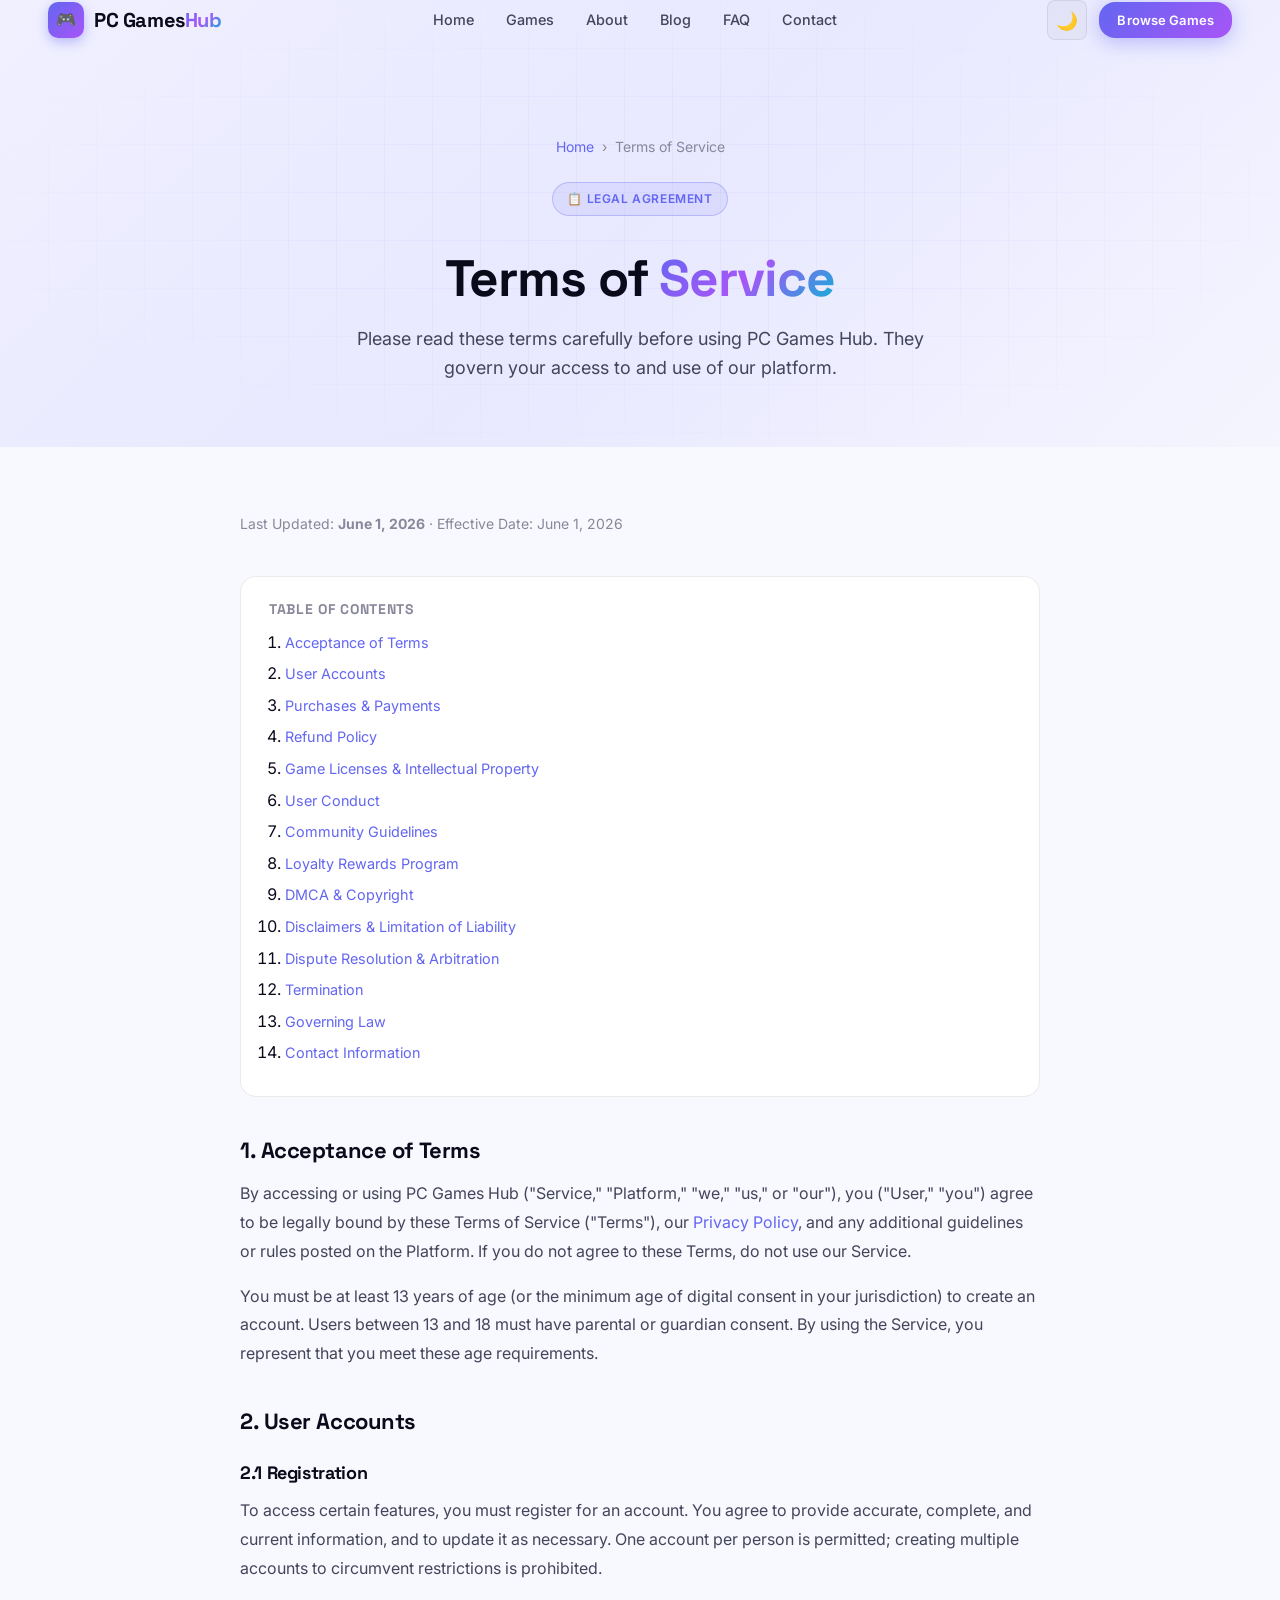
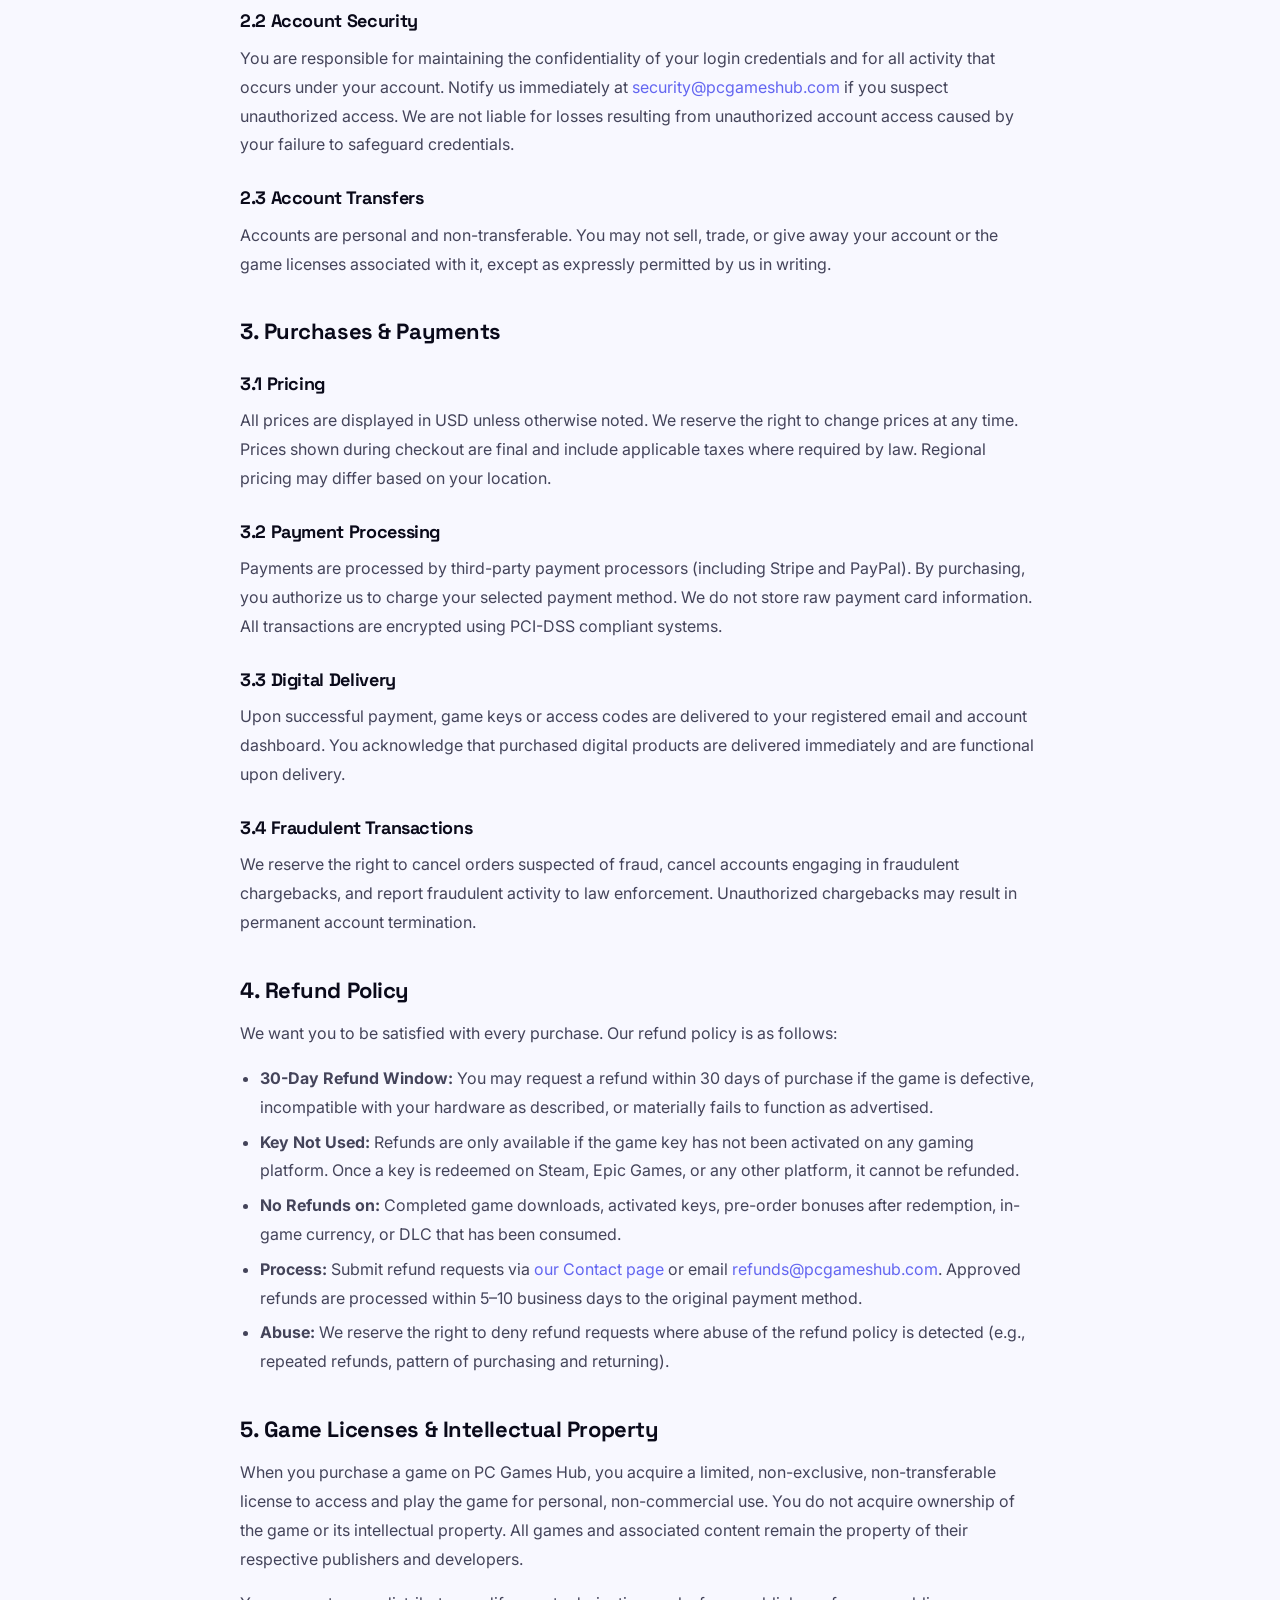
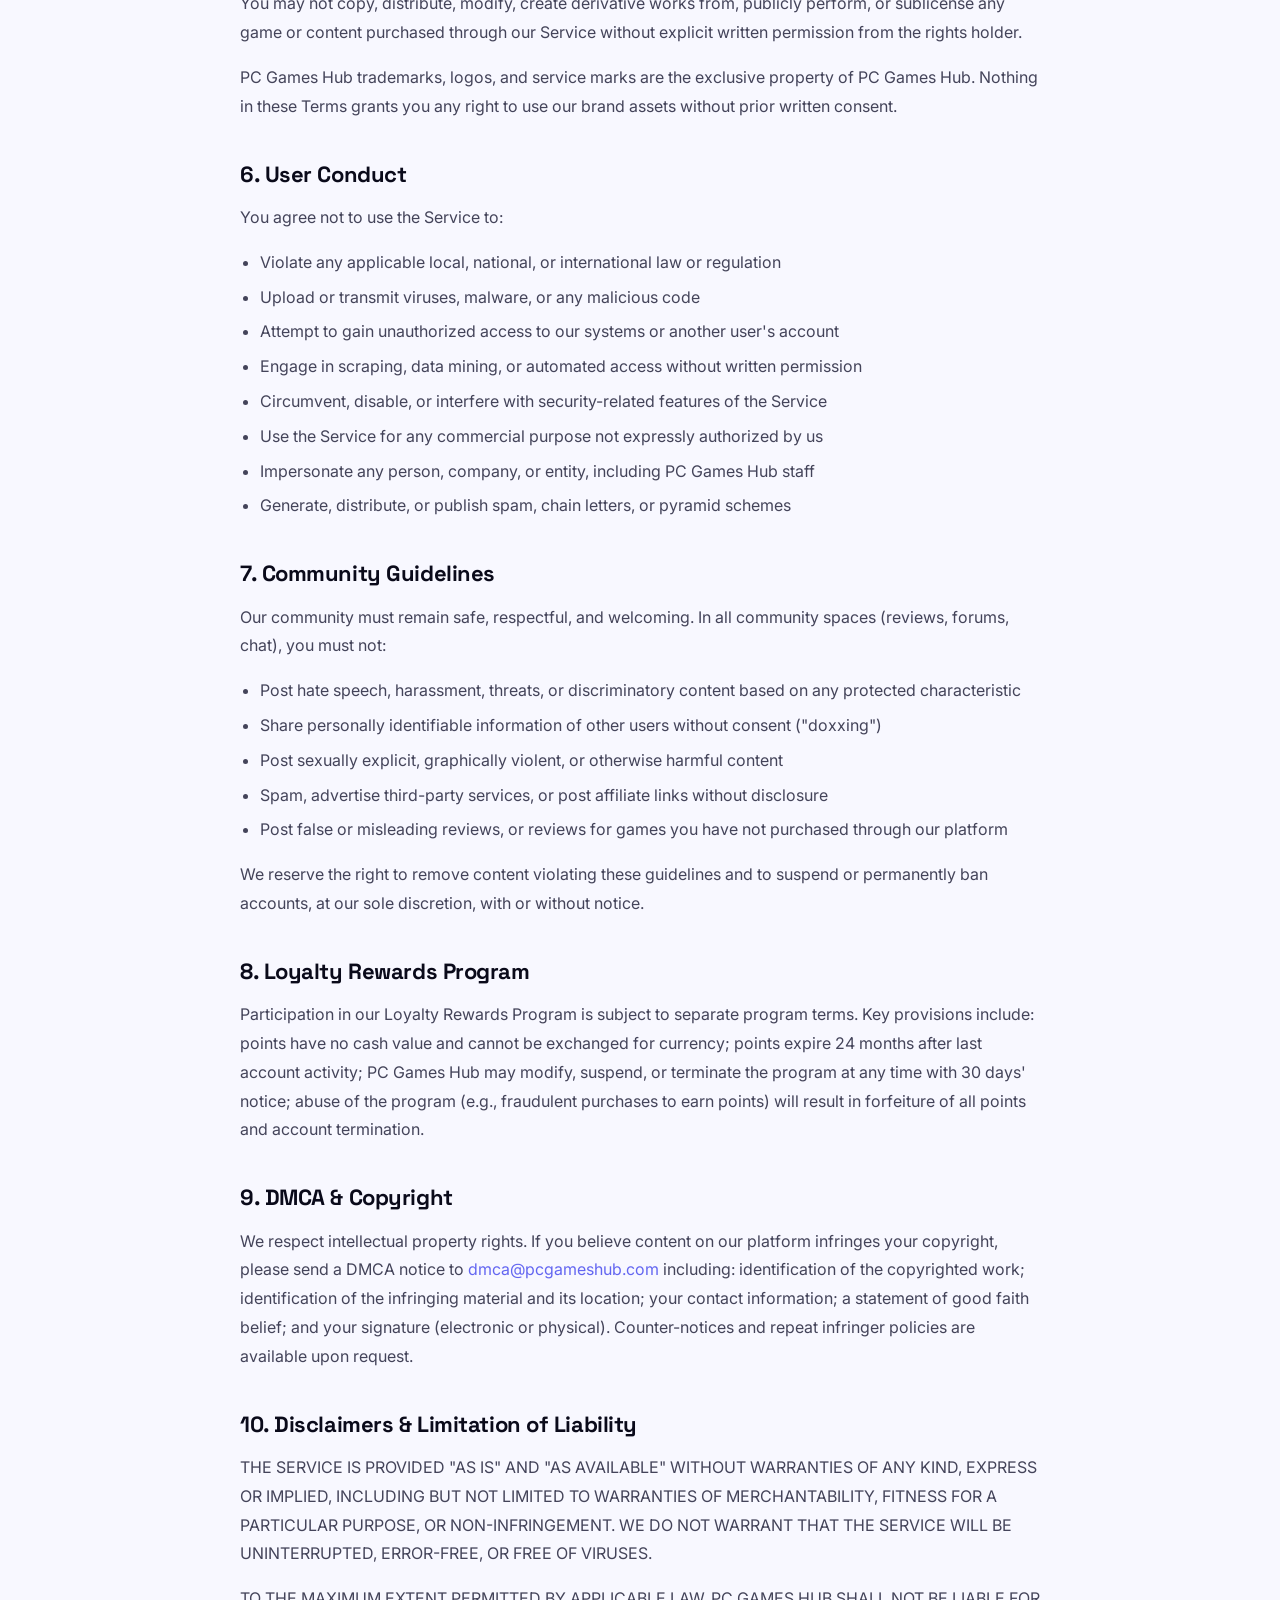
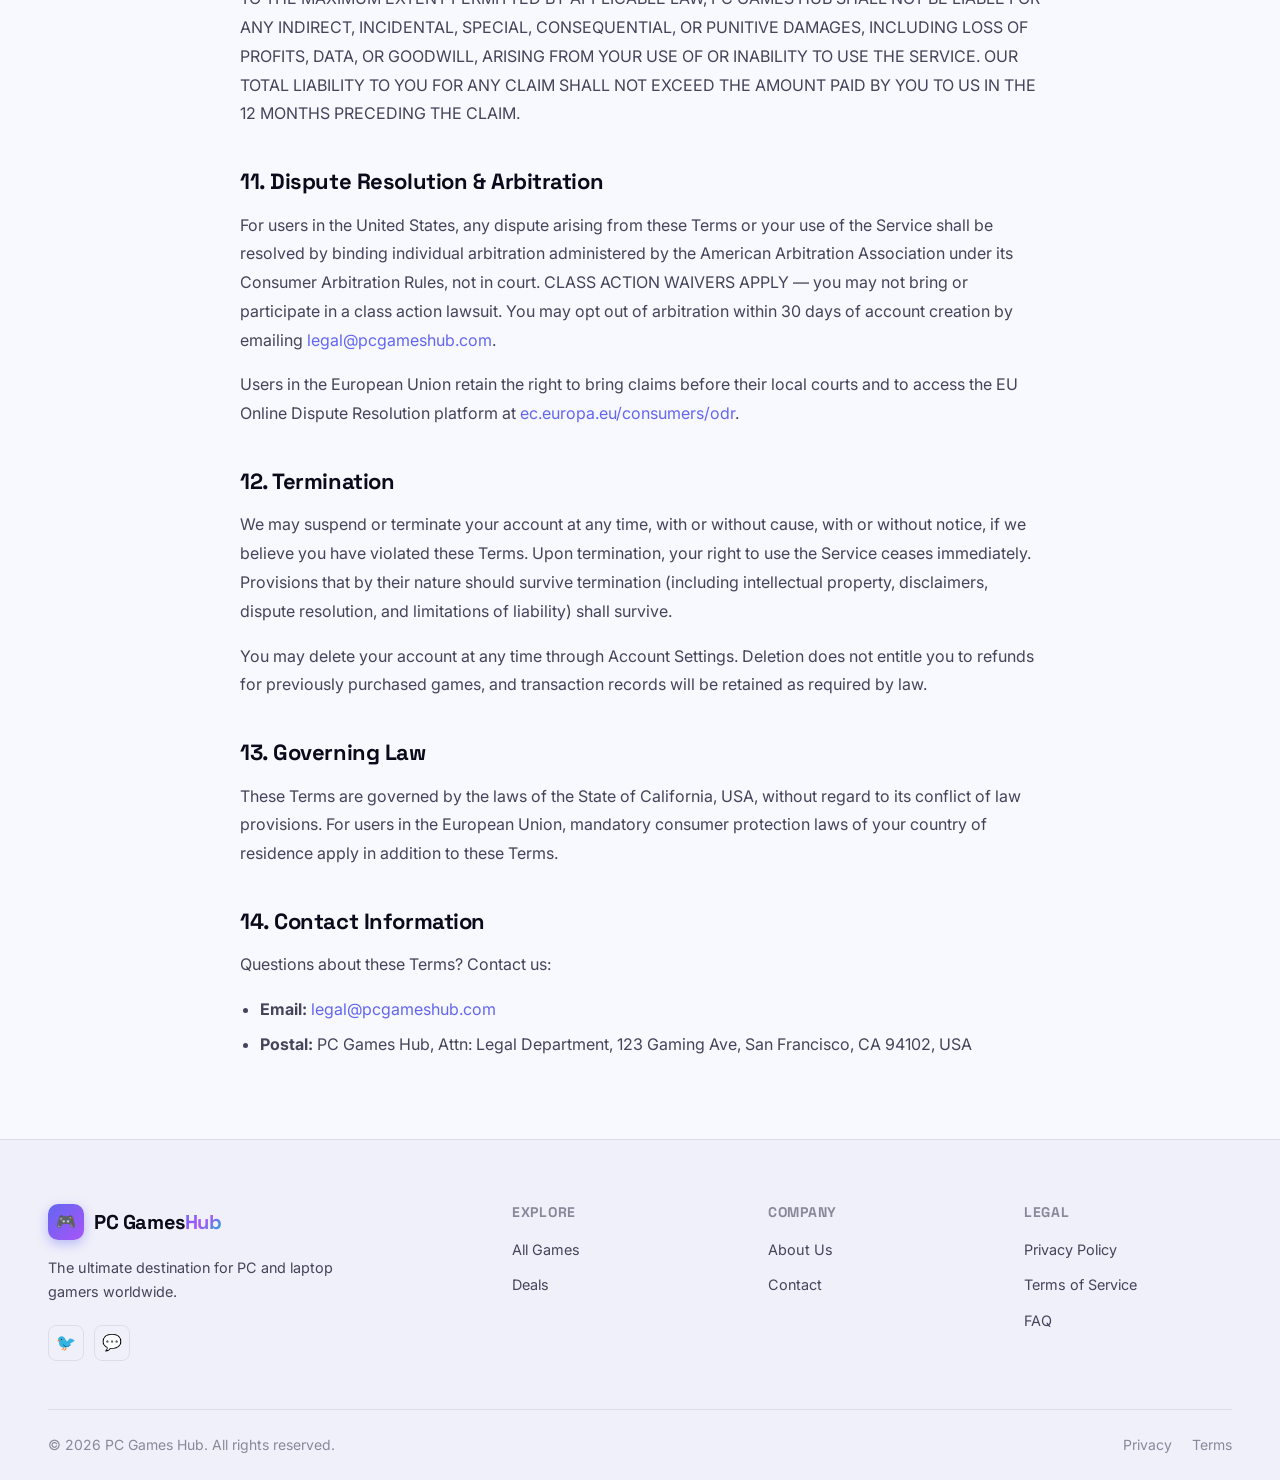
<file: terms.html>
<!DOCTYPE html>
<html lang="en" data-theme="dark">
<head>
  <meta charset="UTF-8">
  <meta name="viewport" content="width=device-width, initial-scale=1.0">
  <title>Terms of Service — PC Games Hub</title>
  <meta name="description" content="PC Games Hub Terms of Service. Read our complete terms governing the use of our platform, purchases, refunds, and community conduct.">
  <meta name="robots" content="index, follow">
  <link rel="canonical" href="https://pcgameshub.com/terms.html">
  <link rel="preconnect" href="https://fonts.googleapis.com">
  <link rel="preconnect" href="https://fonts.gstatic.com" crossorigin>
  <link href="https://fonts.googleapis.com/css2?family=Inter:wght@400;500;600;700&family=Space+Grotesk:wght@400;500;600;700;800&display=swap" rel="stylesheet">
  <link rel="stylesheet" href="css/styles.css">
</head>
<body>

<header class="navbar" role="banner">
  <div class="container">
    <nav class="nav-inner" aria-label="Main navigation">
      <a href="index.html" class="nav-logo"><div class="logo-icon">🎮</div><span>PC Games<span class="text-gradient">Hub</span></span></a>
      <ul class="nav-links" role="list">
        <li><a href="index.html">Home</a></li>
        <li><a href="products.html">Games</a></li>
        <li><a href="about.html">About</a></li>
        <li><a href="blog.html">Blog</a></li>
        <li><a href="faq.html">FAQ</a></li>
        <li><a href="contact.html">Contact</a></li>
      </ul>
      <div class="nav-actions">
        <button class="theme-toggle" aria-label="Toggle theme">☀️</button>
        <a href="products.html" class="btn btn-primary btn-sm nav-cta">Browse Games</a>
        <button class="menu-toggle" aria-label="Toggle menu" aria-expanded="false"><span></span><span></span><span></span></button>
      </div>
    </nav>
  </div>
</header>

<main id="main-content">

<section class="page-hero" aria-labelledby="terms-hero-title">
  <div class="container">
    <div class="breadcrumb"><a href="index.html">Home</a><span class="sep">›</span><span>Terms of Service</span></div>
    <span class="badge">📋 Legal Agreement</span>
    <h1 id="terms-hero-title" class="display-2" style="margin-top:16px;">Terms of <span class="text-gradient">Service</span></h1>
    <p>Please read these terms carefully before using PC Games Hub. They govern your access to and use of our platform.</p>
  </div>
</section>

<section class="section-sm">
  <div class="container">
    <div class="legal-content animate-on-scroll">

      <p class="last-updated">Last Updated: <strong>June 1, 2026</strong> · Effective Date: June 1, 2026</p>

      <div class="legal-toc">
        <h4>Table of Contents</h4>
        <ol>
          <li><a href="#acceptance">Acceptance of Terms</a></li>
          <li><a href="#accounts">User Accounts</a></li>
          <li><a href="#purchases">Purchases & Payments</a></li>
          <li><a href="#refunds">Refund Policy</a></li>
          <li><a href="#licenses">Game Licenses & Intellectual Property</a></li>
          <li><a href="#conduct">User Conduct</a></li>
          <li><a href="#community">Community Guidelines</a></li>
          <li><a href="#rewards">Loyalty Rewards Program</a></li>
          <li><a href="#dmca">DMCA & Copyright</a></li>
          <li><a href="#disclaimers">Disclaimers & Limitation of Liability</a></li>
          <li><a href="#disputes">Dispute Resolution & Arbitration</a></li>
          <li><a href="#termination">Termination</a></li>
          <li><a href="#governing">Governing Law</a></li>
          <li><a href="#contact-terms">Contact Information</a></li>
        </ol>
      </div>

      <h2 id="acceptance">1. Acceptance of Terms</h2>
      <p>By accessing or using PC Games Hub ("Service," "Platform," "we," "us," or "our"), you ("User," "you") agree to be legally bound by these Terms of Service ("Terms"), our <a href="privacy.html">Privacy Policy</a>, and any additional guidelines or rules posted on the Platform. If you do not agree to these Terms, do not use our Service.</p>
      <p>You must be at least 13 years of age (or the minimum age of digital consent in your jurisdiction) to create an account. Users between 13 and 18 must have parental or guardian consent. By using the Service, you represent that you meet these age requirements.</p>

      <h2 id="accounts">2. User Accounts</h2>
      <h3>2.1 Registration</h3>
      <p>To access certain features, you must register for an account. You agree to provide accurate, complete, and current information, and to update it as necessary. One account per person is permitted; creating multiple accounts to circumvent restrictions is prohibited.</p>
      <h3>2.2 Account Security</h3>
      <p>You are responsible for maintaining the confidentiality of your login credentials and for all activity that occurs under your account. Notify us immediately at <a href="mailto:security@pcgameshub.com">security@pcgameshub.com</a> if you suspect unauthorized access. We are not liable for losses resulting from unauthorized account access caused by your failure to safeguard credentials.</p>
      <h3>2.3 Account Transfers</h3>
      <p>Accounts are personal and non-transferable. You may not sell, trade, or give away your account or the game licenses associated with it, except as expressly permitted by us in writing.</p>

      <h2 id="purchases">3. Purchases & Payments</h2>
      <h3>3.1 Pricing</h3>
      <p>All prices are displayed in USD unless otherwise noted. We reserve the right to change prices at any time. Prices shown during checkout are final and include applicable taxes where required by law. Regional pricing may differ based on your location.</p>
      <h3>3.2 Payment Processing</h3>
      <p>Payments are processed by third-party payment processors (including Stripe and PayPal). By purchasing, you authorize us to charge your selected payment method. We do not store raw payment card information. All transactions are encrypted using PCI-DSS compliant systems.</p>
      <h3>3.3 Digital Delivery</h3>
      <p>Upon successful payment, game keys or access codes are delivered to your registered email and account dashboard. You acknowledge that purchased digital products are delivered immediately and are functional upon delivery.</p>
      <h3>3.4 Fraudulent Transactions</h3>
      <p>We reserve the right to cancel orders suspected of fraud, cancel accounts engaging in fraudulent chargebacks, and report fraudulent activity to law enforcement. Unauthorized chargebacks may result in permanent account termination.</p>

      <h2 id="refunds">4. Refund Policy</h2>
      <p>We want you to be satisfied with every purchase. Our refund policy is as follows:</p>
      <ul>
        <li><strong>30-Day Refund Window:</strong> You may request a refund within 30 days of purchase if the game is defective, incompatible with your hardware as described, or materially fails to function as advertised.</li>
        <li><strong>Key Not Used:</strong> Refunds are only available if the game key has not been activated on any gaming platform. Once a key is redeemed on Steam, Epic Games, or any other platform, it cannot be refunded.</li>
        <li><strong>No Refunds on:</strong> Completed game downloads, activated keys, pre-order bonuses after redemption, in-game currency, or DLC that has been consumed.</li>
        <li><strong>Process:</strong> Submit refund requests via <a href="contact.html">our Contact page</a> or email <a href="mailto:refunds@pcgameshub.com">refunds@pcgameshub.com</a>. Approved refunds are processed within 5–10 business days to the original payment method.</li>
        <li><strong>Abuse:</strong> We reserve the right to deny refund requests where abuse of the refund policy is detected (e.g., repeated refunds, pattern of purchasing and returning).</li>
      </ul>

      <h2 id="licenses">5. Game Licenses & Intellectual Property</h2>
      <p>When you purchase a game on PC Games Hub, you acquire a limited, non-exclusive, non-transferable license to access and play the game for personal, non-commercial use. You do not acquire ownership of the game or its intellectual property. All games and associated content remain the property of their respective publishers and developers.</p>
      <p>You may not copy, distribute, modify, create derivative works from, publicly perform, or sublicense any game or content purchased through our Service without explicit written permission from the rights holder.</p>
      <p>PC Games Hub trademarks, logos, and service marks are the exclusive property of PC Games Hub. Nothing in these Terms grants you any right to use our brand assets without prior written consent.</p>

      <h2 id="conduct">6. User Conduct</h2>
      <p>You agree not to use the Service to:</p>
      <ul>
        <li>Violate any applicable local, national, or international law or regulation</li>
        <li>Upload or transmit viruses, malware, or any malicious code</li>
        <li>Attempt to gain unauthorized access to our systems or another user's account</li>
        <li>Engage in scraping, data mining, or automated access without written permission</li>
        <li>Circumvent, disable, or interfere with security-related features of the Service</li>
        <li>Use the Service for any commercial purpose not expressly authorized by us</li>
        <li>Impersonate any person, company, or entity, including PC Games Hub staff</li>
        <li>Generate, distribute, or publish spam, chain letters, or pyramid schemes</li>
      </ul>

      <h2 id="community">7. Community Guidelines</h2>
      <p>Our community must remain safe, respectful, and welcoming. In all community spaces (reviews, forums, chat), you must not:</p>
      <ul>
        <li>Post hate speech, harassment, threats, or discriminatory content based on any protected characteristic</li>
        <li>Share personally identifiable information of other users without consent ("doxxing")</li>
        <li>Post sexually explicit, graphically violent, or otherwise harmful content</li>
        <li>Spam, advertise third-party services, or post affiliate links without disclosure</li>
        <li>Post false or misleading reviews, or reviews for games you have not purchased through our platform</li>
      </ul>
      <p>We reserve the right to remove content violating these guidelines and to suspend or permanently ban accounts, at our sole discretion, with or without notice.</p>

      <h2 id="rewards">8. Loyalty Rewards Program</h2>
      <p>Participation in our Loyalty Rewards Program is subject to separate program terms. Key provisions include: points have no cash value and cannot be exchanged for currency; points expire 24 months after last account activity; PC Games Hub may modify, suspend, or terminate the program at any time with 30 days' notice; abuse of the program (e.g., fraudulent purchases to earn points) will result in forfeiture of all points and account termination.</p>

      <h2 id="dmca">9. DMCA & Copyright</h2>
      <p>We respect intellectual property rights. If you believe content on our platform infringes your copyright, please send a DMCA notice to <a href="mailto:dmca@pcgameshub.com">dmca@pcgameshub.com</a> including: identification of the copyrighted work; identification of the infringing material and its location; your contact information; a statement of good faith belief; and your signature (electronic or physical). Counter-notices and repeat infringer policies are available upon request.</p>

      <h2 id="disclaimers">10. Disclaimers & Limitation of Liability</h2>
      <p>THE SERVICE IS PROVIDED "AS IS" AND "AS AVAILABLE" WITHOUT WARRANTIES OF ANY KIND, EXPRESS OR IMPLIED, INCLUDING BUT NOT LIMITED TO WARRANTIES OF MERCHANTABILITY, FITNESS FOR A PARTICULAR PURPOSE, OR NON-INFRINGEMENT. WE DO NOT WARRANT THAT THE SERVICE WILL BE UNINTERRUPTED, ERROR-FREE, OR FREE OF VIRUSES.</p>
      <p>TO THE MAXIMUM EXTENT PERMITTED BY APPLICABLE LAW, PC GAMES HUB SHALL NOT BE LIABLE FOR ANY INDIRECT, INCIDENTAL, SPECIAL, CONSEQUENTIAL, OR PUNITIVE DAMAGES, INCLUDING LOSS OF PROFITS, DATA, OR GOODWILL, ARISING FROM YOUR USE OF OR INABILITY TO USE THE SERVICE. OUR TOTAL LIABILITY TO YOU FOR ANY CLAIM SHALL NOT EXCEED THE AMOUNT PAID BY YOU TO US IN THE 12 MONTHS PRECEDING THE CLAIM.</p>

      <h2 id="disputes">11. Dispute Resolution & Arbitration</h2>
      <p>For users in the United States, any dispute arising from these Terms or your use of the Service shall be resolved by binding individual arbitration administered by the American Arbitration Association under its Consumer Arbitration Rules, not in court. CLASS ACTION WAIVERS APPLY — you may not bring or participate in a class action lawsuit. You may opt out of arbitration within 30 days of account creation by emailing <a href="mailto:legal@pcgameshub.com">legal@pcgameshub.com</a>.</p>
      <p>Users in the European Union retain the right to bring claims before their local courts and to access the EU Online Dispute Resolution platform at <a href="https://ec.europa.eu/consumers/odr" target="_blank" rel="noopener noreferrer">ec.europa.eu/consumers/odr</a>.</p>

      <h2 id="termination">12. Termination</h2>
      <p>We may suspend or terminate your account at any time, with or without cause, with or without notice, if we believe you have violated these Terms. Upon termination, your right to use the Service ceases immediately. Provisions that by their nature should survive termination (including intellectual property, disclaimers, dispute resolution, and limitations of liability) shall survive.</p>
      <p>You may delete your account at any time through Account Settings. Deletion does not entitle you to refunds for previously purchased games, and transaction records will be retained as required by law.</p>

      <h2 id="governing">13. Governing Law</h2>
      <p>These Terms are governed by the laws of the State of California, USA, without regard to its conflict of law provisions. For users in the European Union, mandatory consumer protection laws of your country of residence apply in addition to these Terms.</p>

      <h2 id="contact-terms">14. Contact Information</h2>
      <p>Questions about these Terms? Contact us:</p>
      <ul>
        <li><strong>Email:</strong> <a href="mailto:legal@pcgameshub.com">legal@pcgameshub.com</a></li>
        <li><strong>Postal:</strong> PC Games Hub, Attn: Legal Department, 123 Gaming Ave, San Francisco, CA 94102, USA</li>
      </ul>

    </div>
  </div>
</section>

</main>

<footer class="footer" role="contentinfo">
  <div class="container">
    <div class="footer-top">
      <div class="footer-brand"><a href="index.html" class="nav-logo"><div class="logo-icon">🎮</div><span>PC Games<span class="text-gradient">Hub</span></span></a><p>The ultimate destination for PC and laptop gamers worldwide.</p><div class="social-links"><a href="#" class="social-link" aria-label="Twitter">🐦</a><a href="#" class="social-link" aria-label="Discord">💬</a></div></div>
      <div class="footer-col"><h4>Explore</h4><ul><li><a href="products.html">All Games</a></li><li><a href="products.html">Deals</a></li></ul></div>
      <div class="footer-col"><h4>Company</h4><ul><li><a href="about.html">About Us</a></li><li><a href="contact.html">Contact</a></li></ul></div>
      <div class="footer-col"><h4>Legal</h4><ul><li><a href="privacy.html">Privacy Policy</a></li><li><a href="terms.html">Terms of Service</a></li><li><a href="faq.html">FAQ</a></li></ul></div>
    </div>
    <div class="footer-bottom">
      <p>© 2026 PC Games Hub. All rights reserved.</p>
      <div class="footer-bottom-links"><a href="privacy.html">Privacy</a><a href="terms.html">Terms</a></div>
    </div>
  </div>
</footer>

<button class="back-to-top" aria-label="Back to top">↑</button>
<script src="js/main.js" defer></script>
</body>
</html>
</file>
<file: css/styles.css>
/* =============================================
   PC GAMES - Premium Website Styles
   2026 Modern Design System
   ============================================= */

/* CSS Custom Properties */
:root {
  /* Colors - Dark Mode (default) */
  --bg-primary: #0a0a0f;
  --bg-secondary: #111118;
  --bg-card: #16161f;
  --bg-glass: rgba(255,255,255,0.04);
  --border: rgba(255,255,255,0.08);
  --border-accent: rgba(99,102,241,0.4);

  --text-primary: #f0f0ff;
  --text-secondary: #8888aa;
  --text-muted: #555570;

  --accent-1: #6366f1;
  --accent-2: #a855f7;
  --accent-3: #06b6d4;
  --accent-glow: rgba(99,102,241,0.3);

  --gradient-hero: linear-gradient(135deg, #0a0a0f 0%, #12101e 50%, #0d1117 100%);
  --gradient-card: linear-gradient(135deg, rgba(99,102,241,0.1), rgba(168,85,247,0.05));
  --gradient-btn: linear-gradient(135deg, #6366f1, #a855f7);
  --gradient-text: linear-gradient(135deg, #6366f1, #a855f7, #06b6d4);

  --shadow-sm: 0 2px 8px rgba(0,0,0,0.4);
  --shadow-md: 0 8px 32px rgba(0,0,0,0.5);
  --shadow-lg: 0 24px 64px rgba(0,0,0,0.6);
  --shadow-glow: 0 0 40px rgba(99,102,241,0.25);

  --radius-sm: 8px;
  --radius-md: 16px;
  --radius-lg: 24px;
  --radius-xl: 32px;
  --radius-full: 9999px;

  --transition: all 0.3s cubic-bezier(0.4, 0, 0.2, 1);
  --transition-slow: all 0.6s cubic-bezier(0.4, 0, 0.2, 1);

  --font-sans: 'Inter', system-ui, -apple-system, sans-serif;
  --font-display: 'Space Grotesk', 'Inter', sans-serif;
  --font-mono: 'JetBrains Mono', monospace;

  --nav-height: 72px;
  --max-width: 1280px;
}

/* Light Mode */
[data-theme="light"] {
  --bg-primary: #f8f8ff;
  --bg-secondary: #f0f0fa;
  --bg-card: #ffffff;
  --bg-glass: rgba(0,0,0,0.03);
  --border: rgba(0,0,0,0.08);
  --border-accent: rgba(99,102,241,0.3);

  --text-primary: #0a0a1a;
  --text-secondary: #44445a;
  --text-muted: #88889a;

  --gradient-hero: linear-gradient(135deg, #f0f0ff 0%, #e8e8ff 50%, #f5f5ff 100%);
  --gradient-card: linear-gradient(135deg, rgba(99,102,241,0.06), rgba(168,85,247,0.03));

  --shadow-sm: 0 2px 8px rgba(0,0,0,0.08);
  --shadow-md: 0 8px 32px rgba(0,0,0,0.1);
  --shadow-lg: 0 24px 64px rgba(0,0,0,0.12);
  --shadow-glow: 0 0 40px rgba(99,102,241,0.15);
}


/* =============================================
   RESET & BASE
   ============================================= */
*, *::before, *::after { box-sizing: border-box; margin: 0; padding: 0; }

html {
  scroll-behavior: smooth;
  font-size: 16px;
  -webkit-text-size-adjust: 100%;
}

body {
  font-family: var(--font-sans);
  background: var(--bg-primary);
  color: var(--text-primary);
  line-height: 1.6;
  overflow-x: hidden;
  transition: background 0.3s, color 0.3s;
}

img { max-width: 100%; height: auto; display: block; }
a { color: inherit; text-decoration: none; }
ul { list-style: none; }
button { cursor: pointer; border: none; background: none; font-family: inherit; }
input, textarea, select { font-family: inherit; }

/* Scrollbar */
::-webkit-scrollbar { width: 6px; }
::-webkit-scrollbar-track { background: var(--bg-secondary); }
::-webkit-scrollbar-thumb { background: var(--accent-1); border-radius: var(--radius-full); }

/* Selection */
::selection { background: var(--accent-1); color: #fff; }

/* Focus */
:focus-visible { outline: 2px solid var(--accent-1); outline-offset: 3px; }

/* =============================================
   TYPOGRAPHY
   ============================================= */
h1, h2, h3, h4, h5, h6 {
  font-family: var(--font-display);
  font-weight: 700;
  line-height: 1.2;
  letter-spacing: -0.02em;
}

.text-gradient {
  background: var(--gradient-text);
  -webkit-background-clip: text;
  -webkit-text-fill-color: transparent;
  background-clip: text;
}

.display-1 { font-size: clamp(2.5rem, 6vw, 5rem); }
.display-2 { font-size: clamp(2rem, 4vw, 3.5rem); }
.display-3 { font-size: clamp(1.5rem, 3vw, 2.5rem); }
.h1 { font-size: clamp(1.75rem, 3vw, 2.25rem); }
.h2 { font-size: clamp(1.5rem, 2.5vw, 1.875rem); }
.body-lg { font-size: 1.125rem; }
.body-sm { font-size: 0.875rem; }

/* =============================================
   LAYOUT UTILITIES
   ============================================= */
.container {
  width: 100%;
  max-width: var(--max-width);
  margin: 0 auto;
  padding: 0 24px;
}

@media (min-width: 768px) { .container { padding: 0 40px; } }
@media (min-width: 1280px) { .container { padding: 0 48px; } }

.section { padding: 96px 0; }
.section-sm { padding: 64px 0; }

.grid-2 { display: grid; grid-template-columns: repeat(2, 1fr); gap: 24px; }
.grid-3 { display: grid; grid-template-columns: repeat(3, 1fr); gap: 24px; }
.grid-4 { display: grid; grid-template-columns: repeat(4, 1fr); gap: 24px; }

@media (max-width: 1024px) { .grid-4 { grid-template-columns: repeat(2, 1fr); } }
@media (max-width: 768px) {
  .grid-2, .grid-3, .grid-4 { grid-template-columns: 1fr; }
  .section { padding: 64px 0; }
}

.flex { display: flex; }
.flex-center { display: flex; align-items: center; justify-content: center; }
.flex-between { display: flex; align-items: center; justify-content: space-between; }
.flex-col { display: flex; flex-direction: column; }
.gap-4 { gap: 16px; }
.gap-6 { gap: 24px; }
.gap-8 { gap: 32px; }

.text-center { text-align: center; }
.mx-auto { margin: 0 auto; }


/* =============================================
   COMPONENTS
   ============================================= */

/* Badge */
.badge {
  display: inline-flex;
  align-items: center;
  gap: 6px;
  padding: 6px 14px;
  border-radius: var(--radius-full);
  font-size: 0.75rem;
  font-weight: 600;
  letter-spacing: 0.05em;
  text-transform: uppercase;
  border: 1px solid var(--border-accent);
  background: rgba(99,102,241,0.1);
  color: var(--accent-1);
}

/* Buttons */
.btn {
  display: inline-flex;
  align-items: center;
  justify-content: center;
  gap: 8px;
  padding: 12px 28px;
  border-radius: var(--radius-md);
  font-size: 0.9375rem;
  font-weight: 600;
  letter-spacing: 0.01em;
  transition: var(--transition);
  position: relative;
  overflow: hidden;
}

.btn::before {
  content: '';
  position: absolute;
  inset: 0;
  background: rgba(255,255,255,0.1);
  opacity: 0;
  transition: opacity 0.2s;
}
.btn:hover::before { opacity: 1; }

.btn-primary {
  background: var(--gradient-btn);
  color: #fff;
  box-shadow: 0 4px 20px rgba(99,102,241,0.4);
}
.btn-primary:hover {
  transform: translateY(-2px);
  box-shadow: 0 8px 30px rgba(99,102,241,0.5);
}

.btn-secondary {
  background: var(--bg-glass);
  color: var(--text-primary);
  border: 1px solid var(--border);
  backdrop-filter: blur(12px);
}
.btn-secondary:hover {
  border-color: var(--accent-1);
  transform: translateY(-2px);
}

.btn-ghost {
  color: var(--accent-1);
  padding: 8px 16px;
}
.btn-ghost:hover { background: rgba(99,102,241,0.1); border-radius: var(--radius-sm); }

.btn-lg { padding: 16px 36px; font-size: 1rem; border-radius: var(--radius-lg); }
.btn-sm { padding: 8px 18px; font-size: 0.8125rem; }

/* Card */
.card {
  background: var(--bg-card);
  border: 1px solid var(--border);
  border-radius: var(--radius-lg);
  padding: 28px;
  transition: var(--transition);
  position: relative;
  overflow: hidden;
}

.card::before {
  content: '';
  position: absolute;
  inset: 0;
  background: var(--gradient-card);
  opacity: 0;
  transition: opacity 0.3s;
}
.card:hover::before { opacity: 1; }
.card:hover {
  border-color: var(--border-accent);
  transform: translateY(-4px);
  box-shadow: var(--shadow-glow);
}

/* Section Header */
.section-header {
  text-align: center;
  max-width: 640px;
  margin: 0 auto 64px;
}
.section-header .badge { margin-bottom: 16px; }
.section-header h2 { margin-bottom: 16px; }
.section-header p { color: var(--text-secondary); font-size: 1.0625rem; line-height: 1.7; }

/* Divider */
.divider {
  height: 1px;
  background: var(--border);
  margin: 48px 0;
}

/* Tag */
.tag {
  display: inline-flex;
  padding: 4px 10px;
  border-radius: var(--radius-sm);
  font-size: 0.75rem;
  font-weight: 600;
  background: rgba(99,102,241,0.15);
  color: var(--accent-1);
}


/* =============================================
   NAVIGATION
   ============================================= */
.navbar {
  position: fixed;
  top: 0;
  left: 0;
  right: 0;
  z-index: 1000;
  height: var(--nav-height);
  transition: var(--transition);
}

.navbar.scrolled {
  background: rgba(10,10,15,0.85);
  backdrop-filter: blur(20px);
  -webkit-backdrop-filter: blur(20px);
  border-bottom: 1px solid var(--border);
  box-shadow: var(--shadow-md);
}

[data-theme="light"] .navbar.scrolled {
  background: rgba(248,248,255,0.85);
}

.nav-inner {
  height: 100%;
  display: flex;
  align-items: center;
  justify-content: space-between;
  gap: 32px;
}

.nav-logo {
  display: flex;
  align-items: center;
  gap: 10px;
  font-family: var(--font-display);
  font-size: 1.25rem;
  font-weight: 800;
  letter-spacing: -0.02em;
  flex-shrink: 0;
}

.nav-logo .logo-icon {
  width: 36px;
  height: 36px;
  background: var(--gradient-btn);
  border-radius: 10px;
  display: flex;
  align-items: center;
  justify-content: center;
  font-size: 1rem;
  box-shadow: 0 4px 12px rgba(99,102,241,0.4);
}

.nav-links {
  display: flex;
  align-items: center;
  gap: 4px;
}

.nav-links a {
  padding: 8px 14px;
  border-radius: var(--radius-sm);
  font-size: 0.9rem;
  font-weight: 500;
  color: var(--text-secondary);
  transition: var(--transition);
}

.nav-links a:hover,
.nav-links a.active {
  color: var(--text-primary);
  background: var(--bg-glass);
}

.nav-actions {
  display: flex;
  align-items: center;
  gap: 12px;
  flex-shrink: 0;
}

/* Theme Toggle */
.theme-toggle {
  width: 40px;
  height: 40px;
  border-radius: var(--radius-sm);
  border: 1px solid var(--border);
  background: var(--bg-glass);
  color: var(--text-secondary);
  display: flex;
  align-items: center;
  justify-content: center;
  font-size: 1.1rem;
  transition: var(--transition);
  cursor: pointer;
}
.theme-toggle:hover { border-color: var(--accent-1); color: var(--accent-1); }

/* Mobile Menu Toggle */
.menu-toggle {
  display: none;
  width: 40px;
  height: 40px;
  border-radius: var(--radius-sm);
  border: 1px solid var(--border);
  background: var(--bg-glass);
  color: var(--text-primary);
  align-items: center;
  justify-content: center;
  flex-direction: column;
  gap: 5px;
  cursor: pointer;
}
.menu-toggle span {
  display: block;
  width: 18px;
  height: 2px;
  background: currentColor;
  border-radius: 2px;
  transition: var(--transition);
}
.menu-toggle.open span:nth-child(1) { transform: translateY(7px) rotate(45deg); }
.menu-toggle.open span:nth-child(2) { opacity: 0; }
.menu-toggle.open span:nth-child(3) { transform: translateY(-7px) rotate(-45deg); }

/* Mobile Nav */
@media (max-width: 768px) {
  .nav-links {
    position: fixed;
    top: var(--nav-height);
    left: 0;
    right: 0;
    flex-direction: column;
    background: var(--bg-secondary);
    border-bottom: 1px solid var(--border);
    padding: 16px 24px 24px;
    gap: 4px;
    transform: translateY(-100%);
    opacity: 0;
    pointer-events: none;
    transition: var(--transition);
    z-index: 999;
  }
  .nav-links.open { transform: translateY(0); opacity: 1; pointer-events: all; }
  .nav-links a { width: 100%; padding: 12px 16px; }
  .menu-toggle { display: flex; }
  .nav-cta { display: none; }
}


/* =============================================
   HERO SECTION
   ============================================= */
.hero {
  min-height: 100vh;
  display: flex;
  align-items: center;
  background: var(--gradient-hero);
  position: relative;
  overflow: hidden;
  padding-top: var(--nav-height);
}

.hero-bg {
  position: absolute;
  inset: 0;
  pointer-events: none;
  overflow: hidden;
}

.hero-orb {
  position: absolute;
  border-radius: 50%;
  filter: blur(80px);
  opacity: 0.15;
  animation: float 8s ease-in-out infinite;
}

.hero-orb-1 {
  width: 600px;
  height: 600px;
  background: var(--accent-1);
  top: -200px;
  right: -100px;
}

.hero-orb-2 {
  width: 400px;
  height: 400px;
  background: var(--accent-2);
  bottom: -100px;
  left: -50px;
  animation-delay: -3s;
}

.hero-orb-3 {
  width: 300px;
  height: 300px;
  background: var(--accent-3);
  top: 50%;
  left: 50%;
  animation-delay: -6s;
}

.hero-grid {
  position: absolute;
  inset: 0;
  background-image: 
    linear-gradient(rgba(99,102,241,0.05) 1px, transparent 1px),
    linear-gradient(90deg, rgba(99,102,241,0.05) 1px, transparent 1px);
  background-size: 64px 64px;
  mask-image: radial-gradient(ellipse at center, black 30%, transparent 80%);
}

.hero-content {
  position: relative;
  z-index: 1;
  padding: 80px 0;
}

.hero-inner {
  display: grid;
  grid-template-columns: 1fr 1fr;
  gap: 64px;
  align-items: center;
}

@media (max-width: 968px) {
  .hero-inner { grid-template-columns: 1fr; text-align: center; }
  .hero-actions { justify-content: center; }
  .hero-stats { justify-content: center; }
  .hero-visual { display: none; }
}

.hero-eyebrow {
  display: flex;
  align-items: center;
  gap: 12px;
  margin-bottom: 24px;
}

@media (max-width: 968px) { .hero-eyebrow { justify-content: center; } }

.hero-title {
  font-size: clamp(2.75rem, 6vw, 5rem);
  font-weight: 800;
  line-height: 1.05;
  letter-spacing: -0.03em;
  margin-bottom: 24px;
}

.hero-desc {
  font-size: clamp(1rem, 1.5vw, 1.2rem);
  color: var(--text-secondary);
  line-height: 1.8;
  max-width: 520px;
  margin-bottom: 40px;
}

@media (max-width: 968px) { .hero-desc { max-width: 100%; } }

.hero-actions {
  display: flex;
  gap: 16px;
  flex-wrap: wrap;
  margin-bottom: 48px;
}

.hero-stats {
  display: flex;
  gap: 40px;
  flex-wrap: wrap;
}

.hero-stat-item {
  display: flex;
  flex-direction: column;
}

.hero-stat-item .stat-number {
  font-family: var(--font-display);
  font-size: 1.75rem;
  font-weight: 800;
  background: var(--gradient-text);
  -webkit-background-clip: text;
  -webkit-text-fill-color: transparent;
  background-clip: text;
}

.hero-stat-item .stat-label {
  font-size: 0.8125rem;
  color: var(--text-muted);
  font-weight: 500;
}

/* Hero Visual */
.hero-visual {
  position: relative;
}

.hero-game-card {
  background: var(--bg-card);
  border: 1px solid var(--border);
  border-radius: var(--radius-xl);
  overflow: hidden;
  box-shadow: var(--shadow-lg), var(--shadow-glow);
  position: relative;
}

.game-card-img {
  width: 100%;
  height: 280px;
  background: linear-gradient(135deg, #1a1a2e, #16213e, #0f3460);
  display: flex;
  align-items: center;
  justify-content: center;
  font-size: 5rem;
  position: relative;
  overflow: hidden;
}

.game-card-img::after {
  content: '';
  position: absolute;
  inset: 0;
  background: linear-gradient(to bottom, transparent 60%, var(--bg-card));
}

.game-card-body { padding: 20px 24px 24px; }
.game-card-tags { display: flex; gap: 8px; margin-bottom: 12px; flex-wrap: wrap; }
.game-card-body h3 { font-size: 1.25rem; margin-bottom: 8px; }
.game-card-body p { font-size: 0.875rem; color: var(--text-secondary); margin-bottom: 16px; }
.game-card-footer { display: flex; align-items: center; justify-content: space-between; }
.game-price { font-size: 1.25rem; font-weight: 700; color: var(--accent-1); }
.game-rating { display: flex; align-items: center; gap: 4px; font-size: 0.875rem; color: #fbbf24; }

.floating-badge {
  position: absolute;
  background: var(--bg-card);
  border: 1px solid var(--border);
  border-radius: var(--radius-md);
  padding: 10px 16px;
  box-shadow: var(--shadow-md);
  font-size: 0.8125rem;
  font-weight: 600;
  display: flex;
  align-items: center;
  gap: 8px;
  animation: float 4s ease-in-out infinite;
}

.floating-badge-1 { top: 20px; left: -20px; animation-delay: -1s; }
.floating-badge-2 { bottom: 100px; right: -20px; animation-delay: -3s; }


/* =============================================
   TRUST INDICATORS
   ============================================= */
.trust-section {
  padding: 40px 0;
  border-top: 1px solid var(--border);
  border-bottom: 1px solid var(--border);
  background: var(--bg-secondary);
}

.trust-inner {
  display: flex;
  align-items: center;
  gap: 48px;
  flex-wrap: wrap;
  justify-content: center;
}

.trust-label {
  font-size: 0.8125rem;
  font-weight: 600;
  color: var(--text-muted);
  letter-spacing: 0.1em;
  text-transform: uppercase;
  white-space: nowrap;
}

.trust-logos {
  display: flex;
  align-items: center;
  gap: 40px;
  flex-wrap: wrap;
  justify-content: center;
}

.trust-logo {
  font-family: var(--font-display);
  font-size: 1rem;
  font-weight: 700;
  color: var(--text-muted);
  transition: var(--transition);
  display: flex;
  align-items: center;
  gap: 6px;
}
.trust-logo:hover { color: var(--text-secondary); }
.trust-logo .logo-emoji { font-size: 1.25rem; }

/* =============================================
   FEATURES SECTION
   ============================================= */
.features-grid {
  display: grid;
  grid-template-columns: repeat(3, 1fr);
  gap: 24px;
}

@media (max-width: 1024px) { .features-grid { grid-template-columns: repeat(2, 1fr); } }
@media (max-width: 640px) { .features-grid { grid-template-columns: 1fr; } }

.feature-card {
  background: var(--bg-card);
  border: 1px solid var(--border);
  border-radius: var(--radius-lg);
  padding: 32px;
  transition: var(--transition);
  position: relative;
  overflow: hidden;
}

.feature-card:hover {
  border-color: var(--border-accent);
  transform: translateY(-4px);
  box-shadow: var(--shadow-glow);
}

.feature-icon {
  width: 52px;
  height: 52px;
  border-radius: var(--radius-md);
  background: rgba(99,102,241,0.15);
  display: flex;
  align-items: center;
  justify-content: center;
  font-size: 1.5rem;
  margin-bottom: 20px;
  transition: var(--transition);
}
.feature-card:hover .feature-icon { background: var(--gradient-btn); }

.feature-card h3 { font-size: 1.125rem; margin-bottom: 10px; }
.feature-card p { color: var(--text-secondary); font-size: 0.9375rem; line-height: 1.7; }

/* =============================================
   BENEFITS SECTION
   ============================================= */
.benefits-inner {
  display: grid;
  grid-template-columns: 1fr 1fr;
  gap: 80px;
  align-items: center;
}

@media (max-width: 968px) { .benefits-inner { grid-template-columns: 1fr; gap: 48px; } }

.benefits-visual {
  position: relative;
  border-radius: var(--radius-xl);
  overflow: hidden;
}

.benefits-mockup {
  background: var(--bg-card);
  border: 1px solid var(--border);
  border-radius: var(--radius-xl);
  padding: 24px;
  box-shadow: var(--shadow-lg);
}

.mockup-header {
  display: flex;
  align-items: center;
  gap: 8px;
  margin-bottom: 20px;
}

.mockup-dot {
  width: 12px;
  height: 12px;
  border-radius: 50%;
}
.mockup-dot:nth-child(1) { background: #ff5f57; }
.mockup-dot:nth-child(2) { background: #ffbd2e; }
.mockup-dot:nth-child(3) { background: #28c840; }

.mockup-game-list { display: flex; flex-direction: column; gap: 12px; }

.mockup-game-item {
  display: flex;
  align-items: center;
  gap: 14px;
  padding: 12px;
  border-radius: var(--radius-md);
  background: var(--bg-glass);
  border: 1px solid var(--border);
  transition: var(--transition);
}
.mockup-game-item:hover { border-color: var(--border-accent); }

.mockup-game-thumb {
  width: 48px;
  height: 48px;
  border-radius: var(--radius-sm);
  display: flex;
  align-items: center;
  justify-content: center;
  font-size: 1.5rem;
  flex-shrink: 0;
}

.mockup-game-info { flex: 1; }
.mockup-game-info h4 { font-size: 0.875rem; margin-bottom: 2px; }
.mockup-game-info span { font-size: 0.75rem; color: var(--text-muted); }
.mockup-game-price { font-size: 0.875rem; font-weight: 700; color: var(--accent-1); }

.benefits-list { display: flex; flex-direction: column; gap: 24px; }

.benefit-item {
  display: flex;
  gap: 16px;
}

.benefit-icon {
  width: 44px;
  height: 44px;
  border-radius: var(--radius-md);
  background: rgba(99,102,241,0.1);
  border: 1px solid var(--border-accent);
  display: flex;
  align-items: center;
  justify-content: center;
  font-size: 1.25rem;
  flex-shrink: 0;
}

.benefit-item h3 { font-size: 1rem; margin-bottom: 6px; }
.benefit-item p { font-size: 0.9rem; color: var(--text-secondary); line-height: 1.6; }


/* =============================================
   GAMES / PRODUCTS GRID
   ============================================= */
.games-grid {
  display: grid;
  grid-template-columns: repeat(4, 1fr);
  gap: 24px;
}

@media (max-width: 1200px) { .games-grid { grid-template-columns: repeat(3, 1fr); } }
@media (max-width: 900px) { .games-grid { grid-template-columns: repeat(2, 1fr); } }
@media (max-width: 540px) { .games-grid { grid-template-columns: 1fr; } }

.game-card {
  background: var(--bg-card);
  border: 1px solid var(--border);
  border-radius: var(--radius-lg);
  overflow: hidden;
  transition: var(--transition);
  cursor: pointer;
}

.game-card:hover {
  border-color: var(--border-accent);
  transform: translateY(-6px);
  box-shadow: var(--shadow-glow);
}

.game-card-thumb {
  width: 100%;
  aspect-ratio: 16/10;
  display: flex;
  align-items: center;
  justify-content: center;
  font-size: 3rem;
  position: relative;
  overflow: hidden;
}

.game-card-thumb .discount {
  position: absolute;
  top: 12px;
  right: 12px;
  background: #22c55e;
  color: #fff;
  font-size: 0.75rem;
  font-weight: 700;
  padding: 3px 8px;
  border-radius: var(--radius-sm);
}

.game-card-thumb .new-badge {
  position: absolute;
  top: 12px;
  left: 12px;
  background: var(--gradient-btn);
  color: #fff;
  font-size: 0.7rem;
  font-weight: 700;
  padding: 3px 8px;
  border-radius: var(--radius-sm);
  letter-spacing: 0.05em;
  text-transform: uppercase;
}

.game-card-info { padding: 16px; }
.game-card-genre { font-size: 0.7rem; color: var(--accent-1); font-weight: 600; text-transform: uppercase; letter-spacing: 0.1em; margin-bottom: 6px; }
.game-card-info h3 { font-size: 1rem; margin-bottom: 6px; }
.game-card-meta { display: flex; align-items: center; justify-content: space-between; margin-top: 12px; }
.game-card-rating { display: flex; align-items: center; gap: 4px; font-size: 0.8125rem; color: #fbbf24; }
.game-card-price { font-weight: 700; color: var(--accent-1); }
.game-card-price .original { text-decoration: line-through; color: var(--text-muted); font-weight: 400; font-size: 0.8rem; margin-right: 4px; }

/* Filter Bar */
.filter-bar {
  display: flex;
  align-items: center;
  gap: 12px;
  flex-wrap: wrap;
  margin-bottom: 40px;
}

.filter-btn {
  padding: 8px 18px;
  border-radius: var(--radius-full);
  font-size: 0.875rem;
  font-weight: 500;
  border: 1px solid var(--border);
  color: var(--text-secondary);
  background: var(--bg-card);
  transition: var(--transition);
  cursor: pointer;
}

.filter-btn:hover,
.filter-btn.active {
  background: var(--gradient-btn);
  border-color: transparent;
  color: #fff;
}

/* =============================================
   TESTIMONIALS
   ============================================= */
.testimonials-grid {
  display: grid;
  grid-template-columns: repeat(3, 1fr);
  gap: 24px;
}

@media (max-width: 1024px) { .testimonials-grid { grid-template-columns: repeat(2, 1fr); } }
@media (max-width: 640px) { .testimonials-grid { grid-template-columns: 1fr; } }

.testimonial-card {
  background: var(--bg-card);
  border: 1px solid var(--border);
  border-radius: var(--radius-lg);
  padding: 28px;
  transition: var(--transition);
  position: relative;
}

.testimonial-card:hover {
  border-color: var(--border-accent);
  transform: translateY(-4px);
  box-shadow: var(--shadow-glow);
}

.testimonial-quote {
  font-size: 2rem;
  line-height: 1;
  color: var(--accent-1);
  margin-bottom: 16px;
}

.testimonial-text {
  color: var(--text-secondary);
  font-size: 0.9375rem;
  line-height: 1.7;
  margin-bottom: 20px;
}

.testimonial-author {
  display: flex;
  align-items: center;
  gap: 12px;
}

.testimonial-avatar {
  width: 44px;
  height: 44px;
  border-radius: 50%;
  display: flex;
  align-items: center;
  justify-content: center;
  font-size: 1.25rem;
  background: var(--gradient-btn);
  flex-shrink: 0;
}

.testimonial-author h4 { font-size: 0.9375rem; }
.testimonial-author span { font-size: 0.8125rem; color: var(--text-muted); }
.testimonial-stars { display: flex; gap: 2px; color: #fbbf24; margin-bottom: 12px; font-size: 0.875rem; }

/* =============================================
   STATISTICS SECTION
   ============================================= */
.stats-section {
  background: var(--bg-secondary);
  position: relative;
  overflow: hidden;
}

.stats-section::before {
  content: '';
  position: absolute;
  inset: 0;
  background: var(--gradient-hero);
}

.stats-grid {
  display: grid;
  grid-template-columns: repeat(4, 1fr);
  gap: 32px;
  position: relative;
  z-index: 1;
}

@media (max-width: 900px) { .stats-grid { grid-template-columns: repeat(2, 1fr); } }
@media (max-width: 480px) { .stats-grid { grid-template-columns: 1fr; } }

.stat-card {
  text-align: center;
  padding: 40px 20px;
  border-radius: var(--radius-lg);
  background: var(--bg-glass);
  border: 1px solid var(--border);
  backdrop-filter: blur(8px);
}

.stat-icon { font-size: 2rem; margin-bottom: 12px; }
.stat-number {
  font-family: var(--font-display);
  font-size: clamp(2rem, 4vw, 3rem);
  font-weight: 800;
  background: var(--gradient-text);
  -webkit-background-clip: text;
  -webkit-text-fill-color: transparent;
  background-clip: text;
  margin-bottom: 8px;
}
.stat-label { font-size: 0.9rem; color: var(--text-secondary); font-weight: 500; }


/* =============================================
   FAQ SECTION
   ============================================= */
.faq-list {
  max-width: 760px;
  margin: 0 auto;
  display: flex;
  flex-direction: column;
  gap: 12px;
}

.faq-item {
  background: var(--bg-card);
  border: 1px solid var(--border);
  border-radius: var(--radius-md);
  overflow: hidden;
  transition: var(--transition);
}

.faq-item.open { border-color: var(--border-accent); }

.faq-question {
  width: 100%;
  display: flex;
  align-items: center;
  justify-content: space-between;
  padding: 20px 24px;
  font-size: 1rem;
  font-weight: 600;
  color: var(--text-primary);
  cursor: pointer;
  text-align: left;
  gap: 16px;
}

.faq-icon {
  width: 24px;
  height: 24px;
  border-radius: 50%;
  border: 1px solid var(--border);
  display: flex;
  align-items: center;
  justify-content: center;
  flex-shrink: 0;
  font-size: 1rem;
  transition: var(--transition);
  color: var(--accent-1);
}

.faq-item.open .faq-icon { background: var(--accent-1); color: #fff; border-color: var(--accent-1); transform: rotate(45deg); }

.faq-answer {
  max-height: 0;
  overflow: hidden;
  transition: max-height 0.4s ease, padding 0.3s;
}

.faq-answer-inner {
  padding: 0 24px 20px;
  color: var(--text-secondary);
  line-height: 1.7;
  font-size: 0.9375rem;
}

.faq-item.open .faq-answer { max-height: 500px; }

/* =============================================
   CTA SECTION
   ============================================= */
.cta-section {
  position: relative;
  overflow: hidden;
}

.cta-box {
  background: var(--gradient-btn);
  border-radius: var(--radius-xl);
  padding: 80px 64px;
  text-align: center;
  position: relative;
  overflow: hidden;
}

@media (max-width: 768px) { .cta-box { padding: 48px 32px; } }

.cta-box::before {
  content: '';
  position: absolute;
  inset: 0;
  background: url("data:image/svg+xml,%3Csvg width='60' height='60' viewBox='0 0 60 60' xmlns='http://www.w3.org/2000/svg'%3E%3Cg fill='none' fill-rule='evenodd'%3E%3Cg fill='%23ffffff' fill-opacity='0.05'%3E%3Cpath d='M36 34v-4h-2v4h-4v2h4v4h2v-4h4v-2h-4zm0-30V0h-2v4h-4v2h4v4h2V6h4V4h-4zM6 34v-4H4v4H0v2h4v4h2v-4h4v-2H6zM6 4V0H4v4H0v2h4v4h2V6h4V4H6z'/%3E%3C/g%3E%3C/g%3E%3C/svg%3E");
}

.cta-box > * { position: relative; z-index: 1; }
.cta-box h2 { font-size: clamp(1.75rem, 4vw, 3rem); color: #fff; margin-bottom: 16px; }
.cta-box p { color: rgba(255,255,255,0.8); font-size: 1.125rem; max-width: 480px; margin: 0 auto 36px; line-height: 1.7; }

.cta-actions { display: flex; gap: 16px; justify-content: center; flex-wrap: wrap; }

.btn-white {
  background: #fff;
  color: var(--accent-1);
  font-weight: 700;
}
.btn-white:hover { background: rgba(255,255,255,0.9); transform: translateY(-2px); box-shadow: 0 8px 30px rgba(0,0,0,0.2); }

.btn-outline-white {
  background: transparent;
  color: #fff;
  border: 2px solid rgba(255,255,255,0.4);
}
.btn-outline-white:hover { border-color: #fff; background: rgba(255,255,255,0.1); transform: translateY(-2px); }

/* =============================================
   FOOTER
   ============================================= */
.footer {
  background: var(--bg-secondary);
  border-top: 1px solid var(--border);
  padding-top: 64px;
}

.footer-top {
  display: grid;
  grid-template-columns: 2fr 1fr 1fr 1fr;
  gap: 48px;
  margin-bottom: 48px;
}

@media (max-width: 1024px) { .footer-top { grid-template-columns: 1fr 1fr; gap: 32px; } }
@media (max-width: 640px) { .footer-top { grid-template-columns: 1fr; } }

.footer-brand .nav-logo { margin-bottom: 16px; }
.footer-brand p { color: var(--text-secondary); font-size: 0.9rem; line-height: 1.7; max-width: 300px; }

.footer-col h4 { font-size: 0.875rem; font-weight: 700; letter-spacing: 0.05em; text-transform: uppercase; color: var(--text-muted); margin-bottom: 16px; }

.footer-col ul { display: flex; flex-direction: column; gap: 10px; }
.footer-col ul a { font-size: 0.9rem; color: var(--text-secondary); transition: var(--transition); }
.footer-col ul a:hover { color: var(--accent-1); padding-left: 4px; }

.social-links { display: flex; gap: 10px; margin-top: 20px; }
.social-link {
  width: 36px;
  height: 36px;
  border-radius: var(--radius-sm);
  border: 1px solid var(--border);
  display: flex;
  align-items: center;
  justify-content: center;
  font-size: 1rem;
  transition: var(--transition);
  color: var(--text-secondary);
}
.social-link:hover { border-color: var(--accent-1); color: var(--accent-1); background: rgba(99,102,241,0.1); }

.footer-bottom {
  border-top: 1px solid var(--border);
  padding: 24px 0;
  display: flex;
  align-items: center;
  justify-content: space-between;
  gap: 16px;
  flex-wrap: wrap;
}

.footer-bottom p { font-size: 0.875rem; color: var(--text-muted); }
.footer-bottom-links { display: flex; gap: 20px; }
.footer-bottom-links a { font-size: 0.875rem; color: var(--text-muted); transition: var(--transition); }
.footer-bottom-links a:hover { color: var(--accent-1); }

/* =============================================
   NEWSLETTER
   ============================================= */
.newsletter-form {
  display: flex;
  gap: 12px;
  margin-top: 20px;
  flex-wrap: wrap;
}

.newsletter-form input {
  flex: 1;
  min-width: 200px;
  padding: 10px 16px;
  border-radius: var(--radius-md);
  border: 1px solid var(--border);
  background: var(--bg-glass);
  color: var(--text-primary);
  font-size: 0.9rem;
  transition: var(--transition);
}

.newsletter-form input:focus {
  outline: none;
  border-color: var(--accent-1);
  background: var(--bg-card);
}

.newsletter-form input::placeholder { color: var(--text-muted); }


/* =============================================
   BLOG
   ============================================= */
.blog-grid {
  display: grid;
  grid-template-columns: repeat(3, 1fr);
  gap: 28px;
}

@media (max-width: 1024px) { .blog-grid { grid-template-columns: repeat(2, 1fr); } }
@media (max-width: 640px) { .blog-grid { grid-template-columns: 1fr; } }

.blog-card {
  background: var(--bg-card);
  border: 1px solid var(--border);
  border-radius: var(--radius-lg);
  overflow: hidden;
  transition: var(--transition);
}

.blog-card:hover {
  border-color: var(--border-accent);
  transform: translateY(-4px);
  box-shadow: var(--shadow-glow);
}

.blog-thumb {
  width: 100%;
  aspect-ratio: 16/9;
  display: flex;
  align-items: center;
  justify-content: center;
  font-size: 3rem;
  background: var(--bg-secondary);
  position: relative;
  overflow: hidden;
}

.blog-card-body { padding: 20px 24px 24px; }
.blog-meta { display: flex; align-items: center; gap: 12px; margin-bottom: 10px; }
.blog-meta .tag { font-size: 0.7rem; }
.blog-meta time { font-size: 0.8rem; color: var(--text-muted); }
.blog-card-body h3 { font-size: 1.0625rem; margin-bottom: 10px; line-height: 1.4; }
.blog-card-body p { font-size: 0.875rem; color: var(--text-secondary); line-height: 1.6; margin-bottom: 16px; }
.blog-read-more { font-size: 0.875rem; font-weight: 600; color: var(--accent-1); display: flex; align-items: center; gap: 4px; transition: var(--transition); }
.blog-read-more:hover { gap: 8px; }

/* =============================================
   CONTACT PAGE
   ============================================= */
.contact-grid {
  display: grid;
  grid-template-columns: 1fr 1.5fr;
  gap: 64px;
  align-items: start;
}

@media (max-width: 968px) { .contact-grid { grid-template-columns: 1fr; gap: 40px; } }

.contact-info { display: flex; flex-direction: column; gap: 24px; }

.contact-card {
  display: flex;
  gap: 16px;
  padding: 20px;
  background: var(--bg-card);
  border: 1px solid var(--border);
  border-radius: var(--radius-md);
}

.contact-card-icon {
  width: 44px;
  height: 44px;
  border-radius: var(--radius-md);
  background: rgba(99,102,241,0.1);
  display: flex;
  align-items: center;
  justify-content: center;
  font-size: 1.25rem;
  flex-shrink: 0;
}

.contact-card h4 { font-size: 0.875rem; font-weight: 600; margin-bottom: 4px; }
.contact-card p { font-size: 0.875rem; color: var(--text-secondary); }
.contact-card a { color: var(--accent-1); font-size: 0.875rem; }

/* Form */
.contact-form {
  background: var(--bg-card);
  border: 1px solid var(--border);
  border-radius: var(--radius-xl);
  padding: 40px;
}

@media (max-width: 640px) { .contact-form { padding: 24px; } }

.form-group { margin-bottom: 20px; }
.form-group label { display: block; font-size: 0.875rem; font-weight: 600; margin-bottom: 8px; color: var(--text-secondary); }

.form-group input,
.form-group textarea,
.form-group select {
  width: 100%;
  padding: 12px 16px;
  border-radius: var(--radius-md);
  border: 1px solid var(--border);
  background: var(--bg-secondary);
  color: var(--text-primary);
  font-size: 0.9375rem;
  transition: var(--transition);
}

.form-group input:focus,
.form-group textarea:focus,
.form-group select:focus {
  outline: none;
  border-color: var(--accent-1);
  background: var(--bg-primary);
  box-shadow: 0 0 0 3px var(--accent-glow);
}

.form-group textarea { resize: vertical; min-height: 120px; }
.form-row { display: grid; grid-template-columns: 1fr 1fr; gap: 16px; }
@media (max-width: 640px) { .form-row { grid-template-columns: 1fr; } }

/* =============================================
   PAGE HERO (inner pages)
   ============================================= */
.page-hero {
  padding: calc(var(--nav-height) + 64px) 0 64px;
  background: var(--gradient-hero);
  position: relative;
  overflow: hidden;
  text-align: center;
}

.page-hero::after {
  content: '';
  position: absolute;
  inset: 0;
  background-image: 
    linear-gradient(rgba(99,102,241,0.05) 1px, transparent 1px),
    linear-gradient(90deg, rgba(99,102,241,0.05) 1px, transparent 1px);
  background-size: 48px 48px;
  mask-image: radial-gradient(ellipse at center, black 30%, transparent 80%);
}

.page-hero .container { position: relative; z-index: 1; }
.page-hero .badge { margin-bottom: 16px; }
.page-hero h1 { margin-bottom: 16px; }
.page-hero p { font-size: 1.125rem; color: var(--text-secondary); max-width: 600px; margin: 0 auto; }

/* Breadcrumb */
.breadcrumb {
  display: flex;
  align-items: center;
  gap: 8px;
  justify-content: center;
  margin-bottom: 24px;
  font-size: 0.875rem;
}
.breadcrumb a { color: var(--accent-1); }
.breadcrumb span { color: var(--text-muted); }
.breadcrumb .sep { color: var(--text-muted); }

/* =============================================
   ABOUT PAGE
   ============================================= */
.team-grid {
  display: grid;
  grid-template-columns: repeat(4, 1fr);
  gap: 24px;
}
@media (max-width: 900px) { .team-grid { grid-template-columns: repeat(2, 1fr); } }
@media (max-width: 540px) { .team-grid { grid-template-columns: 1fr; } }

.team-card {
  background: var(--bg-card);
  border: 1px solid var(--border);
  border-radius: var(--radius-lg);
  padding: 28px;
  text-align: center;
  transition: var(--transition);
}
.team-card:hover { border-color: var(--border-accent); transform: translateY(-4px); box-shadow: var(--shadow-glow); }
.team-avatar { width: 72px; height: 72px; border-radius: 50%; margin: 0 auto 16px; display: flex; align-items: center; justify-content: center; font-size: 2rem; background: var(--gradient-btn); }
.team-card h3 { font-size: 1rem; margin-bottom: 4px; }
.team-card .role { font-size: 0.8125rem; color: var(--accent-1); font-weight: 500; margin-bottom: 10px; }
.team-card p { font-size: 0.8125rem; color: var(--text-secondary); line-height: 1.6; }

/* Values */
.values-grid { display: grid; grid-template-columns: repeat(3, 1fr); gap: 24px; }
@media (max-width: 768px) { .values-grid { grid-template-columns: 1fr; } }

/* =============================================
   LEGAL PAGES (Privacy, Terms)
   ============================================= */
.legal-content {
  max-width: 800px;
  margin: 0 auto;
}

.legal-content h2 { font-size: 1.375rem; margin: 40px 0 16px; }
.legal-content h3 { font-size: 1.125rem; margin: 28px 0 12px; }
.legal-content p { color: var(--text-secondary); line-height: 1.8; margin-bottom: 16px; }
.legal-content ul { padding-left: 20px; margin-bottom: 16px; }
.legal-content ul li { color: var(--text-secondary); line-height: 1.8; margin-bottom: 6px; list-style: disc; }
.legal-content a { color: var(--accent-1); }
.legal-content .last-updated { font-size: 0.875rem; color: var(--text-muted); margin-bottom: 40px; }
.legal-toc { background: var(--bg-card); border: 1px solid var(--border); border-radius: var(--radius-md); padding: 24px 28px; margin-bottom: 40px; }
.legal-toc h4 { font-size: 0.875rem; font-weight: 700; text-transform: uppercase; letter-spacing: 0.05em; color: var(--text-muted); margin-bottom: 12px; }
.legal-toc ol { padding-left: 16px; }
.legal-toc ol li { margin-bottom: 6px; }
.legal-toc ol li a { font-size: 0.9rem; color: var(--accent-1); }

/* =============================================
   ANIMATIONS
   ============================================= */
@keyframes float {
  0%, 100% { transform: translateY(0); }
  50% { transform: translateY(-20px); }
}

@keyframes pulse-glow {
  0%, 100% { box-shadow: 0 0 20px rgba(99,102,241,0.3); }
  50% { box-shadow: 0 0 40px rgba(99,102,241,0.6); }
}

@keyframes fadeInUp {
  from { opacity: 0; transform: translateY(30px); }
  to { opacity: 1; transform: translateY(0); }
}

@keyframes fadeIn {
  from { opacity: 0; }
  to { opacity: 1; }
}

@keyframes slideInLeft {
  from { opacity: 0; transform: translateX(-30px); }
  to { opacity: 1; transform: translateX(0); }
}

@keyframes slideInRight {
  from { opacity: 0; transform: translateX(30px); }
  to { opacity: 1; transform: translateX(0); }
}

@keyframes countUp {
  from { opacity: 0; }
  to { opacity: 1; }
}

/* Intersection Observer classes */
.animate-on-scroll {
  opacity: 0;
  transform: translateY(30px);
  transition: opacity 0.6s ease, transform 0.6s ease;
}

.animate-on-scroll.visible {
  opacity: 1;
  transform: translateY(0);
}

.animate-delay-1 { transition-delay: 0.1s; }
.animate-delay-2 { transition-delay: 0.2s; }
.animate-delay-3 { transition-delay: 0.3s; }
.animate-delay-4 { transition-delay: 0.4s; }
.animate-delay-5 { transition-delay: 0.5s; }

/* Page transition */
.page-transition {
  animation: fadeIn 0.4s ease;
}

/* =============================================
   MISC
   ============================================= */
.visually-hidden {
  position: absolute !important;
  width: 1px; height: 1px;
  padding: 0; margin: -1px;
  overflow: hidden; clip: rect(0,0,0,0);
  white-space: nowrap; border: 0;
}

.back-to-top {
  position: fixed;
  bottom: 24px;
  right: 24px;
  width: 44px;
  height: 44px;
  border-radius: var(--radius-md);
  background: var(--gradient-btn);
  color: #fff;
  display: flex;
  align-items: center;
  justify-content: center;
  font-size: 1.25rem;
  box-shadow: var(--shadow-md);
  opacity: 0;
  pointer-events: none;
  transition: var(--transition);
  z-index: 900;
  cursor: pointer;
}
.back-to-top.visible { opacity: 1; pointer-events: all; }
.back-to-top:hover { transform: translateY(-3px); }

/* Loading skeleton */
.skeleton {
  background: linear-gradient(90deg, var(--bg-card) 25%, var(--border) 50%, var(--bg-card) 75%);
  background-size: 200% 100%;
  animation: shimmer 1.5s infinite;
  border-radius: var(--radius-sm);
}

@keyframes shimmer {
  0% { background-position: 200% 0; }
  100% { background-position: -200% 0; }
}

/* About timeline */
.timeline { position: relative; padding-left: 32px; }
.timeline::before { content: ''; position: absolute; left: 10px; top: 0; bottom: 0; width: 2px; background: var(--border); }
.timeline-item { position: relative; margin-bottom: 32px; }
.timeline-item::before { content: ''; position: absolute; left: -26px; top: 4px; width: 12px; height: 12px; border-radius: 50%; background: var(--accent-1); border: 2px solid var(--bg-primary); }
.timeline-item h4 { font-size: 1rem; margin-bottom: 4px; }
.timeline-item .year { font-size: 0.8rem; color: var(--accent-1); font-weight: 600; margin-bottom: 4px; }
.timeline-item p { font-size: 0.875rem; color: var(--text-secondary); }

/* Progress bar */
.progress-bar { background: var(--bg-secondary); border-radius: var(--radius-full); height: 6px; overflow: hidden; }
.progress-fill { height: 100%; background: var(--gradient-btn); border-radius: var(--radius-full); transition: width 1s ease; }

/* Notification toast */
.toast {
  position: fixed;
  bottom: 80px;
  right: 24px;
  background: var(--bg-card);
  border: 1px solid var(--border);
  border-radius: var(--radius-md);
  padding: 14px 18px;
  box-shadow: var(--shadow-lg);
  display: flex;
  align-items: center;
  gap: 10px;
  font-size: 0.9rem;
  z-index: 9999;
  transform: translateX(200%);
  transition: transform 0.4s cubic-bezier(0.4, 0, 0.2, 1);
}
.toast.show { transform: translateX(0); }
.toast-icon { font-size: 1.2rem; }
</file>
<file: game.css>
/* ============================================
   SHADOW ARISE — Solo Leveling Fan Game CSS
   ============================================ */

:root {
  --bg: #050508;
  --bg2: #0a0a12;
  --bg3: #0f0f1a;
  --bg-card: #12121e;
  --border: rgba(100,120,255,0.15);
  --border-bright: rgba(100,120,255,0.5);
  --blue: #4a6cff;
  --blue-glow: rgba(74,108,255,0.4);
  --purple: #8b5cf6;
  --purple-glow: rgba(139,92,246,0.4);
  --cyan: #00d4ff;
  --cyan-glow: rgba(0,212,255,0.3);
  --gold: #fbbf24;
  --red: #ef4444;
  --green: #22c55e;
  --text: #e0e0ff;
  --text-dim: #6668aa;
  --font-game: 'Orbitron', monospace;
  --font-ui: 'Rajdhani', sans-serif;
  --font-jp: 'Noto Sans KR', sans-serif;
  --rank-e: #aaaaaa;
  --rank-d: #22c55e;
  --rank-c: #3b82f6;
  --rank-b: #a855f7;
  --rank-a: #f59e0b;
  --rank-s: #ef4444;
  --rank-national: #ff6b00;
}

*, *::before, *::after { box-sizing: border-box; margin: 0; padding: 0; }
html, body { width: 100%; height: 100%; overflow: hidden; background: var(--bg); color: var(--text); font-family: var(--font-ui); user-select: none; }

/* PARTICLES */
#particles-canvas { position: fixed; inset: 0; z-index: 0; pointer-events: none; }

/* SCREENS */
.screen { position: fixed; inset: 0; z-index: 10; display: none; }
.screen.active { display: flex; }

/* ===================== TITLE SCREEN ===================== */
#screen-title {
  flex-direction: column;
  align-items: center;
  justify-content: center;
  background: radial-gradient(ellipse at 60% 40%, #0d0d2e 0%, #050508 70%);
}
.title-bg {
  position: absolute; inset: 0;
  background: url("data:image/svg+xml,%3Csvg width='60' height='60' viewBox='0 0 60 60' xmlns='http://www.w3.org/2000/svg'%3E%3Cg fill='none' fill-rule='evenodd'%3E%3Cg fill='%234a6cff' fill-opacity='0.04'%3E%3Cpath d='M36 34v-4h-2v4h-4v2h4v4h2v-4h4v-2h-4zm0-30V0h-2v4h-4v2h4v4h2V6h4V4h-4zM6 34v-4H4v4H0v2h4v4h2v-4h4v-2H6zM6 4V0H4v4H0v2h4v4h2V6h4V4H6z'/%3E%3C/g%3E%3C/g%3E%3C/svg%3E");
}
.title-silhouette {
  position: absolute; bottom: 0; right: 5%;
  width: 340px; height: 600px;
  background: linear-gradient(to top, rgba(74,108,255,0.15), transparent);
  clip-path: polygon(50% 0%, 80% 30%, 100% 100%, 0% 100%, 20% 30%);
  filter: blur(2px);
}
.title-content { position: relative; z-index: 2; text-align: center; }
.title-logo { display: flex; flex-direction: column; line-height: 1; margin-bottom: 12px; }
.title-shadow {
  font-family: var(--font-game); font-size: clamp(3rem, 8vw, 7rem); font-weight: 900;
  color: transparent; -webkit-text-stroke: 2px rgba(74,108,255,0.6);
  letter-spacing: 0.2em; text-shadow: 0 0 60px rgba(74,108,255,0.3);
}
.title-arise {
  font-family: var(--font-game); font-size: clamp(2rem, 6vw, 5rem); font-weight: 900;
  background: linear-gradient(135deg, #4a6cff, #8b5cf6, #00d4ff);
  -webkit-background-clip: text; -webkit-text-fill-color: transparent; background-clip: text;
  letter-spacing: 0.3em; filter: drop-shadow(0 0 20px rgba(74,108,255,0.8));
}
.title-subtitle { font-family: var(--font-jp); color: var(--text-dim); letter-spacing: 0.15em; margin-bottom: 24px; font-size: 0.9rem; }
.title-rank-badge {
  display: inline-block; border: 1px solid var(--rank-e); color: var(--rank-e);
  font-family: var(--font-game); font-size: 0.7rem; letter-spacing: 0.2em;
  padding: 4px 16px; border-radius: 2px; margin-bottom: 40px;
}
.btn-start {
  background: transparent; border: 2px solid var(--blue); color: var(--blue);
  font-family: var(--font-game); font-size: 1rem; letter-spacing: 0.2em;
  padding: 16px 48px; cursor: pointer; position: relative; overflow: hidden;
  transition: all 0.3s; border-radius: 2px;
}
.btn-start::before {
  content: ''; position: absolute; inset: 0;
  background: var(--blue); transform: translateX(-100%); transition: transform 0.3s;
}
.btn-start:hover::before { transform: translateX(0); }
.btn-start span { position: relative; z-index: 1; }
.btn-start:hover { color: #fff; box-shadow: 0 0 30px var(--blue-glow); }
.title-hint { margin-top: 20px; color: var(--text-dim); font-size: 0.8rem; letter-spacing: 0.1em; }


/* ===================== GAME SCREEN ===================== */
#screen-game {
  flex-direction: column;
  background: var(--bg);
  background-image:
    linear-gradient(rgba(74,108,255,0.03) 1px, transparent 1px),
    linear-gradient(90deg, rgba(74,108,255,0.03) 1px, transparent 1px);
  background-size: 40px 40px;
}

/* HUD TOP */
.hud-top {
  display: flex; align-items: center; gap: 16px;
  padding: 8px 16px; background: rgba(10,10,18,0.95);
  border-bottom: 1px solid var(--border); flex-shrink: 0;
  backdrop-filter: blur(12px); z-index: 100;
}
.hud-player-info { display: flex; align-items: center; gap: 12px; min-width: 180px; }
.hud-avatar {
  width: 48px; height: 48px; border-radius: 50%; position: relative;
  background: radial-gradient(circle, #1a1a3e, #0a0a1a);
  display: flex; align-items: center; justify-content: center;
  font-size: 1.4rem; flex-shrink: 0;
}
.avatar-ring {
  position: absolute; inset: -3px; border-radius: 50%;
  border: 2px solid var(--blue); animation: ring-pulse 2s ease-in-out infinite;
}
@keyframes ring-pulse { 0%,100%{box-shadow:0 0 8px var(--blue-glow);} 50%{box-shadow:0 0 20px var(--blue-glow), 0 0 40px var(--blue-glow);} }
.hud-rank-badge {
  position: absolute; bottom: -4px; right: -4px;
  width: 18px; height: 18px; border-radius: 50%;
  background: var(--bg); border: 1px solid var(--rank-e);
  font-family: var(--font-game); font-size: 0.55rem; font-weight: 700;
  display: flex; align-items: center; justify-content: center;
  color: var(--rank-e);
}
.hud-name { font-family: var(--font-game); font-size: 0.85rem; font-weight: 700; color: var(--text); }
.hud-title { font-size: 0.7rem; color: var(--text-dim); letter-spacing: 0.05em; }

/* BARS */
.hud-bars { display: flex; flex-direction: column; gap: 4px; flex: 1; max-width: 380px; }
.bar-group { display: flex; flex-direction: column; gap: 2px; }
.bar-label { display: flex; align-items: center; gap: 4px; font-size: 0.7rem; color: var(--text-dim); font-family: var(--font-game); }
.bar-icon { font-size: 0.65rem; }
.bar-track { height: 6px; background: rgba(255,255,255,0.05); border-radius: 3px; overflow: hidden; border: 1px solid var(--border); }
.bar-fill { height: 100%; width: 100%; border-radius: 3px; transition: width 0.5s ease; }
.hp-fill { background: linear-gradient(90deg, #ef4444, #f87171); box-shadow: 0 0 8px rgba(239,68,68,0.5); }
.mp-fill { background: linear-gradient(90deg, #8b5cf6, #a78bfa); box-shadow: 0 0 8px var(--purple-glow); }
.exp-fill { background: linear-gradient(90deg, #4a6cff, #00d4ff); box-shadow: 0 0 8px var(--blue-glow); }

/* MINI STATS */
.hud-stats-mini { display: flex; gap: 10px; }
.stat-mini { display: flex; flex-direction: column; align-items: center; background: var(--bg-card); border: 1px solid var(--border); border-radius: 4px; padding: 4px 10px; min-width: 44px; }
.stat-mini span { font-size: 0.6rem; color: var(--text-dim); letter-spacing: 0.1em; font-family: var(--font-game); }
.stat-mini strong { font-family: var(--font-game); font-size: 0.9rem; color: var(--cyan); }
.stat-mini.gold strong { color: var(--gold); }

/* MAIN LAYOUT */
.game-main { display: flex; flex: 1; overflow: hidden; }

/* BATTLE SECTION */
.battle-section { flex: 1; display: flex; flex-direction: column; overflow: hidden; position: relative; }
.view { display: none; flex: 1; flex-direction: column; padding: 16px; overflow-y: auto; }
.view.active { display: flex; }

/* DUNGEON SELECT */
.dungeon-header { margin-bottom: 20px; }
.section-title { font-family: var(--font-game); font-size: 1rem; color: var(--cyan); letter-spacing: 0.15em; margin-bottom: 6px; }
.dungeon-subtitle { font-size: 0.8rem; color: var(--text-dim); }
.dungeon-grid { display: grid; grid-template-columns: repeat(auto-fill, minmax(180px, 1fr)); gap: 12px; }
.dungeon-card {
  background: var(--bg-card); border: 1px solid var(--border); border-radius: 4px;
  padding: 16px; cursor: pointer; transition: all 0.25s; position: relative; overflow: hidden;
}
.dungeon-card::before {
  content: ''; position: absolute; inset: 0;
  background: linear-gradient(135deg, transparent, rgba(74,108,255,0.05));
  opacity: 0; transition: opacity 0.3s;
}
.dungeon-card:hover::before { opacity: 1; }
.dungeon-card:hover { border-color: var(--border-bright); transform: translateY(-2px); box-shadow: 0 4px 20px var(--blue-glow); }
.dungeon-card:disabled, .dungeon-card.locked { opacity: 0.4; cursor: not-allowed; }
.dungeon-card:disabled:hover { transform: none; box-shadow: none; }
.dungeon-rank { font-family: var(--font-game); font-size: 1.5rem; font-weight: 900; margin-bottom: 4px; }
.dungeon-name { font-size: 0.9rem; font-weight: 600; margin-bottom: 4px; color: var(--text); }
.dungeon-desc { font-size: 0.72rem; color: var(--text-dim); margin-bottom: 10px; line-height: 1.4; }
.dungeon-meta { display: flex; justify-content: space-between; font-size: 0.7rem; color: var(--text-dim); font-family: var(--font-game); }
.dungeon-rec { font-size: 0.68rem; color: var(--text-dim); margin-top: 6px; }
.dungeon-locked-label { position: absolute; top: 8px; right: 8px; font-size: 0.65rem; color: var(--text-dim); font-family: var(--font-game); letter-spacing: 0.1em; }


/* ===================== BATTLE VIEW ===================== */
.battle-arena {
  display: flex; align-items: center; justify-content: space-between;
  flex: 1; padding: 16px 0; gap: 8px;
}
.enemy-side { display: flex; flex-direction: column; align-items: center; gap: 8px; flex: 1; }
.enemy-info { display: flex; align-items: center; gap: 8px; }
.enemy-name { font-family: var(--font-game); font-size: 0.9rem; color: var(--text); }
.enemy-rank-badge {
  font-family: var(--font-game); font-size: 0.65rem; padding: 2px 8px;
  border-radius: 2px; border: 1px solid;
}
.enemy-hp-bar { width: 100%; max-width: 200px; }
.enemy-track { height: 8px; }
.enemy-hp-fill { background: linear-gradient(90deg, #ef4444, #fca5a5); box-shadow: 0 0 8px rgba(239,68,68,0.5); transition: width 0.4s ease; }
.enemy-sprite {
  font-size: 5rem; line-height: 1;
  filter: drop-shadow(0 0 20px rgba(239,68,68,0.4));
  animation: enemy-float 3s ease-in-out infinite;
  transition: transform 0.1s;
}
@keyframes enemy-float { 0%,100%{transform:translateY(0);} 50%{transform:translateY(-10px);} }
.enemy-sprite.shake { animation: shake 0.4s ease !important; }
@keyframes shake { 0%,100%{transform:translateX(0);} 20%,60%{transform:translateX(-10px);} 40%,80%{transform:translateX(10px);} }
.damage-number {
  font-family: var(--font-game); font-size: 1.5rem; font-weight: 900;
  color: var(--red); text-shadow: 0 0 10px var(--red); pointer-events: none;
  opacity: 0; transform: translateY(0);
}
.damage-number.show { animation: float-up 0.8s ease forwards; }
.damage-number.crit { color: var(--gold); font-size: 2rem; }
@keyframes float-up { 0%{opacity:1;transform:translateY(0);} 100%{opacity:0;transform:translateY(-60px);} }

.battle-vs { display: flex; flex-direction: column; align-items: center; gap: 8px; min-width: 160px; }
.battle-log-mini {
  background: rgba(10,10,20,0.8); border: 1px solid var(--border);
  border-radius: 4px; padding: 10px 12px; font-size: 0.75rem; color: var(--text-dim);
  min-height: 60px; width: 100%; text-align: center; line-height: 1.5;
}

.player-side { display: flex; flex-direction: column; align-items: center; gap: 8px; flex: 1; }
.player-sprite-wrap { position: relative; }
.player-sprite {
  font-size: 4rem; line-height: 1;
  filter: drop-shadow(0 0 20px var(--blue-glow));
  animation: player-idle 2s ease-in-out infinite;
}
@keyframes player-idle { 0%,100%{transform:translateY(0) scale(1);} 50%{transform:translateY(-5px) scale(1.02);} }
.player-sprite.attack-anim { animation: attack 0.4s ease !important; }
@keyframes attack { 0%{transform:scale(1) translateX(0);} 40%{transform:scale(1.2) translateX(20px);} 100%{transform:scale(1) translateX(0);} }
.player-aura {
  position: absolute; inset: -10px; border-radius: 50%;
  background: radial-gradient(circle, var(--blue-glow), transparent);
  opacity: 0; animation: aura-pulse 2s ease-in-out infinite;
}
@keyframes aura-pulse { 0%,100%{opacity:0.3;transform:scale(1);} 50%{opacity:0.7;transform:scale(1.2);} }
.player-battle-name { font-family: var(--font-game); font-size: 0.8rem; color: var(--blue); letter-spacing: 0.1em; }
.heal-number { font-family: var(--font-game); font-size: 1.2rem; color: var(--green); opacity: 0; }
.heal-number.show { animation: float-up 0.8s ease forwards; }

/* SKILL BAR */
.skill-bar { padding: 8px 0; border-top: 1px solid var(--border); }
.skill-bar-label { font-family: var(--font-game); font-size: 0.65rem; color: var(--text-dim); letter-spacing: 0.15em; margin-bottom: 6px; }
.skills-row { display: flex; gap: 8px; flex-wrap: wrap; }
.skill-slot {
  background: var(--bg-card); border: 1px solid var(--border);
  border-radius: 4px; padding: 6px 10px; cursor: pointer;
  transition: all 0.2s; display: flex; align-items: center; gap: 6px;
  font-size: 0.78rem; font-family: var(--font-game); color: var(--text);
  position: relative;
}
.skill-slot:hover:not(:disabled) { border-color: var(--purple); box-shadow: 0 0 12px var(--purple-glow); color: var(--purple); }
.skill-slot:disabled { opacity: 0.4; cursor: not-allowed; }
.skill-slot .skill-cost { font-size: 0.65rem; color: var(--purple); }
.skill-slot .skill-cd {
  position: absolute; inset: 0; background: rgba(0,0,0,0.7);
  display: flex; align-items: center; justify-content: center;
  font-family: var(--font-game); font-size: 0.9rem; color: var(--text-dim);
  border-radius: 4px;
}

/* ACTION BUTTONS */
.action-buttons {
  display: flex; gap: 10px; padding: 12px 0 0;
  border-top: 1px solid var(--border);
}
.action-btn {
  flex: 1; display: flex; flex-direction: column; align-items: center; gap: 3px;
  background: var(--bg-card); border: 1px solid var(--border);
  border-radius: 4px; padding: 10px 8px; cursor: pointer; transition: all 0.2s;
  font-family: var(--font-ui); color: var(--text);
}
.action-btn:hover:not(:disabled) { transform: translateY(-2px); }
.btn-attack:hover:not(:disabled) { border-color: var(--red); box-shadow: 0 0 16px rgba(239,68,68,0.3); }
.btn-skill:hover:not(:disabled) { border-color: var(--purple); box-shadow: 0 0 16px var(--purple-glow); }
.btn-item:hover:not(:disabled) { border-color: var(--green); box-shadow: 0 0 16px rgba(34,197,94,0.3); }
.btn-flee:hover:not(:disabled) { border-color: var(--text-dim); }
.action-btn:disabled { opacity: 0.4; cursor: not-allowed; }
.action-key { font-family: var(--font-game); font-size: 0.6rem; color: var(--text-dim); background: var(--bg2); padding: 1px 5px; border-radius: 2px; border: 1px solid var(--border); }
.action-icon { font-size: 1.4rem; }
.action-label { font-family: var(--font-game); font-size: 0.65rem; letter-spacing: 0.1em; color: var(--text-dim); }


/* ===================== VICTORY / DEFEAT ===================== */
.victory-content, .defeat-content {
  display: flex; flex-direction: column; align-items: center; justify-content: center;
  flex: 1; gap: 20px; text-align: center;
}
.victory-title {
  font-family: var(--font-game); font-size: 2.5rem; font-weight: 900;
  background: linear-gradient(135deg, var(--gold), #fcd34d);
  -webkit-background-clip: text; -webkit-text-fill-color: transparent; background-clip: text;
  filter: drop-shadow(0 0 20px rgba(251,191,36,0.5));
  animation: victory-pulse 1s ease-in-out infinite;
}
@keyframes victory-pulse { 0%,100%{filter:drop-shadow(0 0 20px rgba(251,191,36,0.5));} 50%{filter:drop-shadow(0 0 40px rgba(251,191,36,0.9));} }
.victory-enemy-name { font-family: var(--font-game); font-size: 1rem; color: var(--text-dim); letter-spacing: 0.1em; }
.victory-rewards { display: flex; gap: 16px; flex-wrap: wrap; justify-content: center; }
.reward-item {
  background: var(--bg-card); border: 1px solid var(--border);
  border-radius: 4px; padding: 10px 16px; font-family: var(--font-game); font-size: 0.85rem;
  display: flex; flex-direction: column; align-items: center; gap: 4px;
  animation: reward-pop 0.4s ease;
}
@keyframes reward-pop { 0%{transform:scale(0);opacity:0;} 70%{transform:scale(1.1);} 100%{transform:scale(1);opacity:1;} }
.reward-item .reward-val { color: var(--gold); font-size: 1.1rem; }
.level-up-banner {
  background: linear-gradient(135deg, rgba(74,108,255,0.2), rgba(139,92,246,0.2));
  border: 1px solid var(--blue); border-radius: 4px;
  padding: 12px 28px; font-family: var(--font-game); font-size: 1.1rem; color: var(--cyan);
  display: flex; flex-direction: column; gap: 4px; text-align: center;
  box-shadow: 0 0 30px var(--blue-glow), 0 0 60px var(--blue-glow);
  animation: level-up-glow 1s ease-in-out infinite;
}
@keyframes level-up-glow { 0%,100%{box-shadow:0 0 20px var(--blue-glow);} 50%{box-shadow:0 0 50px var(--blue-glow), 0 0 80px var(--purple-glow);} }
#new-level-text { font-size: 0.8rem; color: var(--text-dim); }
.btn-continue, .btn-revive {
  font-family: var(--font-game); font-size: 0.9rem; letter-spacing: 0.2em;
  padding: 12px 36px; border-radius: 3px; cursor: pointer; transition: all 0.3s;
}
.btn-continue { background: transparent; border: 1px solid var(--gold); color: var(--gold); }
.btn-continue:hover { background: rgba(251,191,36,0.1); box-shadow: 0 0 20px rgba(251,191,36,0.3); }
.defeat-title {
  font-family: var(--font-game); font-size: 2.5rem; font-weight: 900; color: var(--red);
  filter: drop-shadow(0 0 20px rgba(239,68,68,0.5));
}
#defeat-msg { color: var(--text-dim); font-size: 0.9rem; max-width: 300px; line-height: 1.6; }
.btn-revive { background: transparent; border: 1px solid var(--blue); color: var(--blue); }
.btn-revive:hover { background: rgba(74,108,255,0.1); box-shadow: 0 0 20px var(--blue-glow); }

/* ===================== SIDE PANEL ===================== */
.side-panel {
  width: 280px; flex-shrink: 0; background: var(--bg2);
  border-left: 1px solid var(--border); display: flex; flex-direction: column;
  overflow: hidden;
}
.panel-tabs { display: flex; border-bottom: 1px solid var(--border); flex-shrink: 0; }
.panel-tab {
  flex: 1; background: none; border: none; border-bottom: 2px solid transparent;
  color: var(--text-dim); font-family: var(--font-game); font-size: 0.6rem;
  padding: 10px 2px; cursor: pointer; transition: all 0.2s; letter-spacing: 0.05em;
}
.panel-tab:hover { color: var(--text); }
.panel-tab.active { color: var(--cyan); border-bottom-color: var(--cyan); }
.panel-content { display: none; flex: 1; overflow-y: auto; padding: 14px; flex-direction: column; gap: 10px; }
.panel-content.active { display: flex; }
.panel-title { font-family: var(--font-game); font-size: 0.75rem; color: var(--cyan); letter-spacing: 0.15em; border-bottom: 1px solid var(--border); padding-bottom: 8px; margin-bottom: 4px; }

/* STATS TAB */
.stats-header { display: flex; justify-content: space-between; align-items: center; margin-bottom: 8px; }
.big-level { font-family: var(--font-game); font-size: 1.4rem; font-weight: 900; color: var(--blue); }
.rank-display { display: flex; flex-direction: column; align-items: center; }
.rank-letter { font-family: var(--font-game); font-size: 1.6rem; font-weight: 900; }
.rank-label { font-size: 0.6rem; color: var(--text-dim); letter-spacing: 0.15em; font-family: var(--font-game); }
.stat-points-banner {
  background: rgba(74,108,255,0.1); border: 1px solid var(--blue);
  border-radius: 3px; padding: 6px 10px; font-family: var(--font-game);
  font-size: 0.75rem; color: var(--blue); text-align: center;
  animation: level-up-glow 1.5s ease-in-out infinite;
}
.stats-list { display: flex; flex-direction: column; gap: 4px; }
.stat-row {
  display: flex; align-items: center; justify-content: space-between;
  background: var(--bg-card); border: 1px solid var(--border);
  border-radius: 3px; padding: 6px 10px;
}
.stat-name { font-size: 0.8rem; }
.stat-val { font-family: var(--font-game); font-size: 0.9rem; color: var(--cyan); font-weight: 700; }
.stat-up-btn {
  background: rgba(74,108,255,0.2); border: 1px solid var(--blue);
  color: var(--blue); width: 22px; height: 22px; border-radius: 3px;
  font-size: 1rem; cursor: pointer; transition: all 0.2s; display: flex; align-items: center; justify-content: center;
}
.stat-up-btn:hover { background: var(--blue); color: #fff; }
.derived-stats { background: var(--bg-card); border: 1px solid var(--border); border-radius: 3px; padding: 8px 10px; }
.derived-row { display: flex; justify-content: space-between; font-size: 0.75rem; padding: 2px 0; border-bottom: 1px solid rgba(255,255,255,0.04); }
.derived-row:last-child { border-bottom: none; }
.derived-row span:last-child { color: var(--gold); font-family: var(--font-game); }
.kill-count { display: flex; flex-direction: column; gap: 4px; font-size: 0.75rem; color: var(--text-dim); }
.kill-count strong { color: var(--text); }

/* SKILLS TAB */
.skills-list { display: flex; flex-direction: column; gap: 8px; }
.skill-item {
  background: var(--bg-card); border: 1px solid var(--border); border-radius: 4px; padding: 10px;
}
.skill-item-header { display: flex; align-items: center; gap: 8px; margin-bottom: 4px; }
.skill-item-icon { font-size: 1.2rem; }
.skill-item-name { font-family: var(--font-game); font-size: 0.8rem; color: var(--purple); }
.skill-item-rank { font-size: 0.65rem; padding: 1px 6px; border-radius: 2px; }
.skill-item-desc { font-size: 0.72rem; color: var(--text-dim); line-height: 1.4; margin-bottom: 4px; }
.skill-item-stats { font-size: 0.7rem; color: var(--cyan); font-family: var(--font-game); }

/* INVENTORY TAB */
.inventory-grid { display: grid; grid-template-columns: repeat(4, 1fr); gap: 6px; margin-bottom: 10px; }
.inv-slot {
  aspect-ratio: 1; background: var(--bg-card); border: 1px solid var(--border);
  border-radius: 3px; display: flex; align-items: center; justify-content: center;
  font-size: 1.2rem; position: relative; cursor: pointer; transition: all 0.2s;
}
.inv-slot:hover { border-color: var(--border-bright); }
.inv-slot.empty { opacity: 0.3; }
.inv-qty {
  position: absolute; bottom: 1px; right: 3px;
  font-size: 0.6rem; font-family: var(--font-game); color: var(--gold);
}
.potion-actions { display: flex; align-items: center; gap: 10px; }
.btn-use-potion {
  flex: 1; background: rgba(34,197,94,0.1); border: 1px solid var(--green);
  color: var(--green); font-family: var(--font-game); font-size: 0.75rem;
  padding: 8px; border-radius: 3px; cursor: pointer; transition: all 0.2s; letter-spacing: 0.05em;
}
.btn-use-potion:hover { background: rgba(34,197,94,0.2); box-shadow: 0 0 12px rgba(34,197,94,0.3); }
.potion-count { font-family: var(--font-game); font-size: 0.85rem; color: var(--green); }

/* BATTLE LOG */
.battle-log { display: flex; flex-direction: column; gap: 4px; }
.log-entry { font-size: 0.75rem; line-height: 1.5; padding: 3px 0; border-bottom: 1px solid rgba(255,255,255,0.03); }
.log-attack { color: var(--red); }
.log-skill { color: var(--purple); }
.log-heal { color: var(--green); }
.log-enemy { color: #ff8888; }
.log-exp { color: var(--cyan); }
.log-system { color: var(--blue); font-style: italic; }
.log-gold { color: var(--gold); }
.log-levelup { color: var(--gold); font-weight: 700; font-family: var(--font-game); }

/* NOTIFICATIONS */
.notification-stack { position: fixed; top: 80px; right: 16px; display: flex; flex-direction: column; gap: 8px; z-index: 999; pointer-events: none; }
.notif {
  background: var(--bg-card); border: 1px solid var(--border);
  border-radius: 4px; padding: 10px 16px;
  font-family: var(--font-game); font-size: 0.75rem;
  animation: notif-in 0.3s ease, notif-out 0.3s ease 2.7s forwards;
  max-width: 260px;
}
@keyframes notif-in { from{transform:translateX(100%);opacity:0;} to{transform:translateX(0);opacity:1;} }
@keyframes notif-out { from{opacity:1;} to{opacity:0;transform:translateX(20px);} }

/* SYSTEM POPUP */
.system-popup {
  position: fixed; inset: 0; z-index: 9999;
  background: rgba(0,0,0,0.8); display: none;
  align-items: center; justify-content: center;
  backdrop-filter: blur(4px);
}
.system-popup.active { display: flex; }
.system-popup-inner {
  background: var(--bg2); border: 1px solid var(--blue);
  border-radius: 4px; padding: 32px; max-width: 420px; width: 90%;
  box-shadow: 0 0 60px var(--blue-glow), inset 0 0 60px rgba(74,108,255,0.03);
  animation: popup-in 0.4s cubic-bezier(0.34, 1.56, 0.64, 1);
}
@keyframes popup-in { from{transform:scale(0.7);opacity:0;} to{transform:scale(1);opacity:1;} }
.system-header { font-family: var(--font-game); font-size: 0.8rem; color: var(--cyan); letter-spacing: 0.3em; text-align: center; margin-bottom: 16px; padding-bottom: 12px; border-bottom: 1px solid var(--border); }
.system-body { color: var(--text-dim); font-size: 0.9rem; line-height: 1.7; margin-bottom: 24px; text-align: center; }
.system-body strong { color: var(--text); }
.system-ok {
  width: 100%; background: transparent; border: 1px solid var(--blue);
  color: var(--blue); font-family: var(--font-game); font-size: 0.85rem;
  letter-spacing: 0.2em; padding: 10px; cursor: pointer; border-radius: 3px; transition: all 0.2s;
}
.system-ok:hover { background: rgba(74,108,255,0.15); box-shadow: 0 0 20px var(--blue-glow); }

/* RANK COLORS */
.rank-e { color: var(--rank-e) !important; border-color: var(--rank-e) !important; }
.rank-d { color: var(--rank-d) !important; border-color: var(--rank-d) !important; }
.rank-c { color: var(--rank-c) !important; border-color: var(--rank-c) !important; }
.rank-b { color: var(--rank-b) !important; border-color: var(--rank-b) !important; }
.rank-a { color: var(--rank-a) !important; border-color: var(--rank-a) !important; }
.rank-s { color: var(--rank-s) !important; border-color: var(--rank-s) !important; }

/* ANIMATIONS */
.pulse-glow { animation: pulse-glow-btn 2s ease-in-out infinite; }
@keyframes pulse-glow-btn { 0%,100%{box-shadow:0 0 10px var(--blue-glow);} 50%{box-shadow:0 0 30px var(--blue-glow), 0 0 60px var(--blue-glow);} }

/* SCROLLBAR */
::-webkit-scrollbar { width: 4px; }
::-webkit-scrollbar-track { background: var(--bg); }
::-webkit-scrollbar-thumb { background: var(--border-bright); border-radius: 2px; }

/* RESPONSIVE */
@media (max-width: 768px) {
  .side-panel { width: 220px; }
  .hud-top { flex-wrap: wrap; gap: 8px; }
  .hud-stats-mini { flex-wrap: wrap; gap: 6px; }
}
@media (max-width: 600px) {
  .game-main { flex-direction: column; }
  .side-panel { width: 100%; height: 200px; border-left: none; border-top: 1px solid var(--border); }
}
</file>
